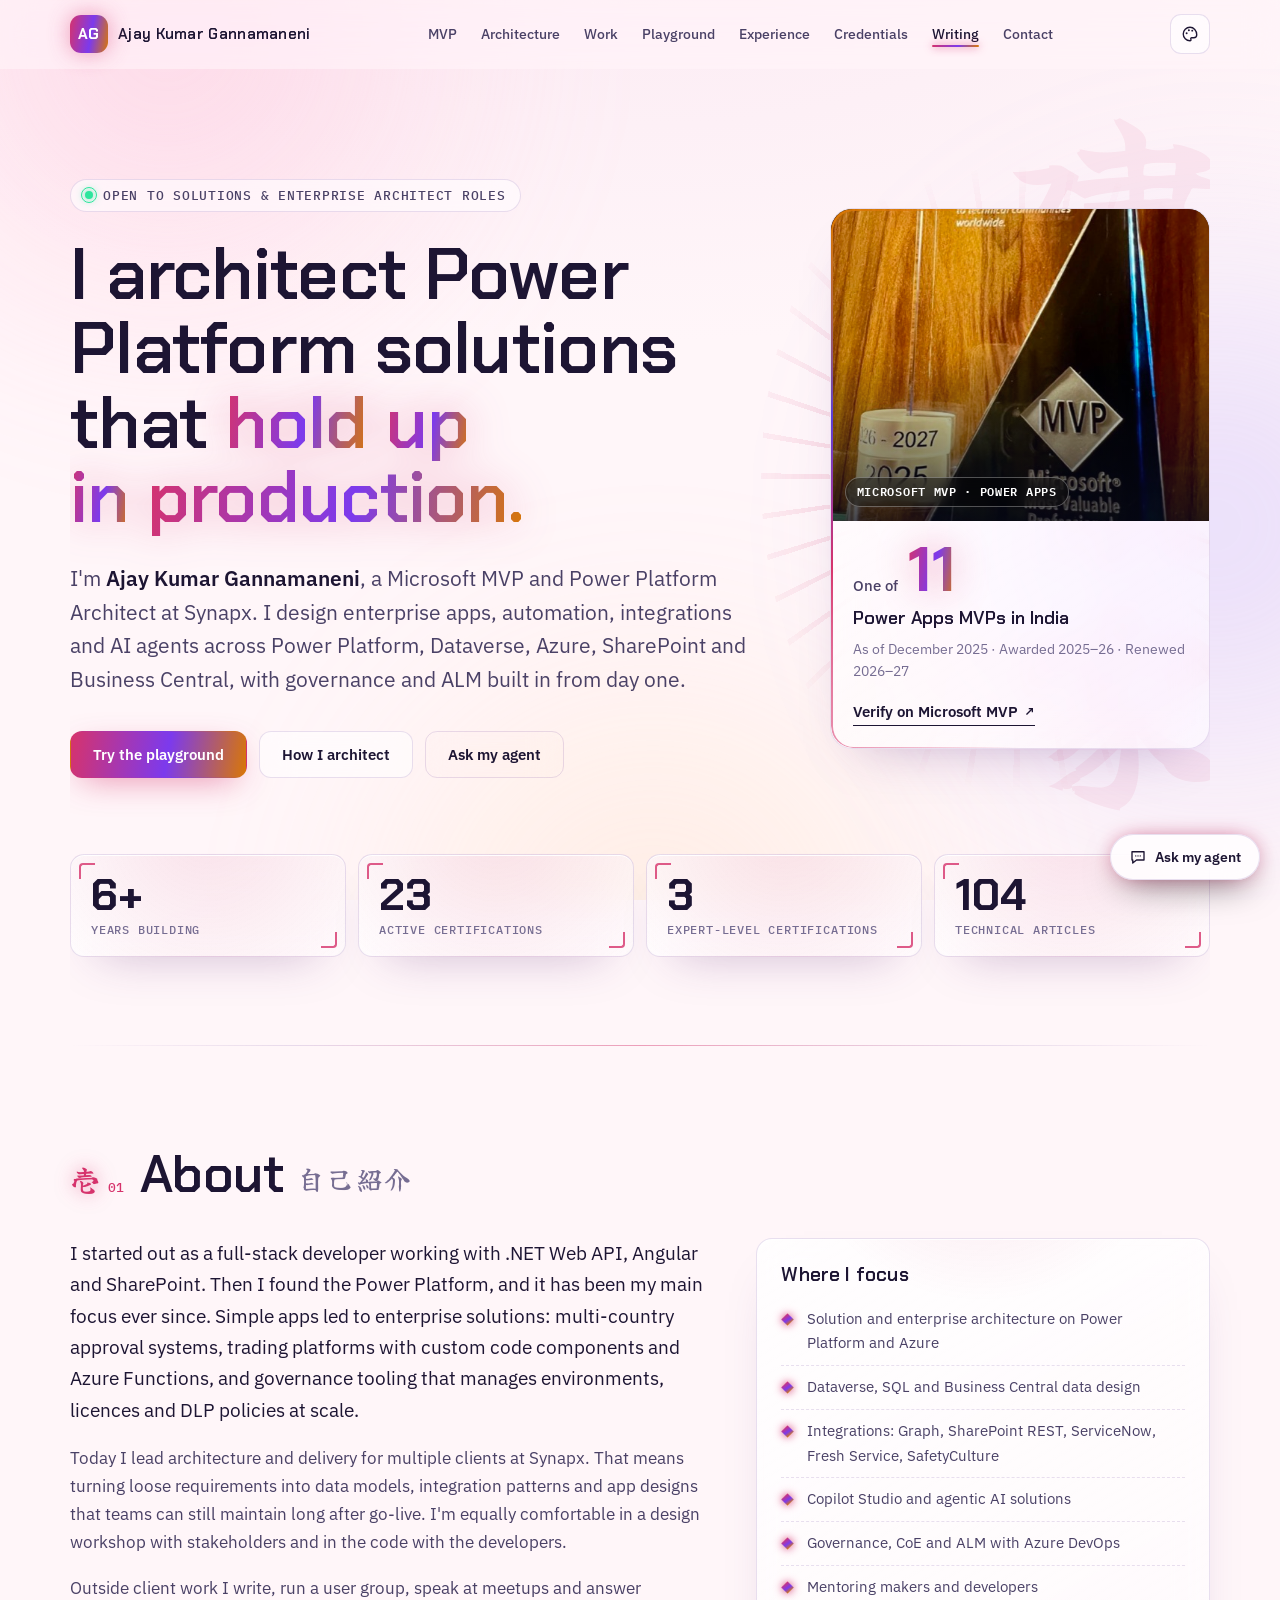
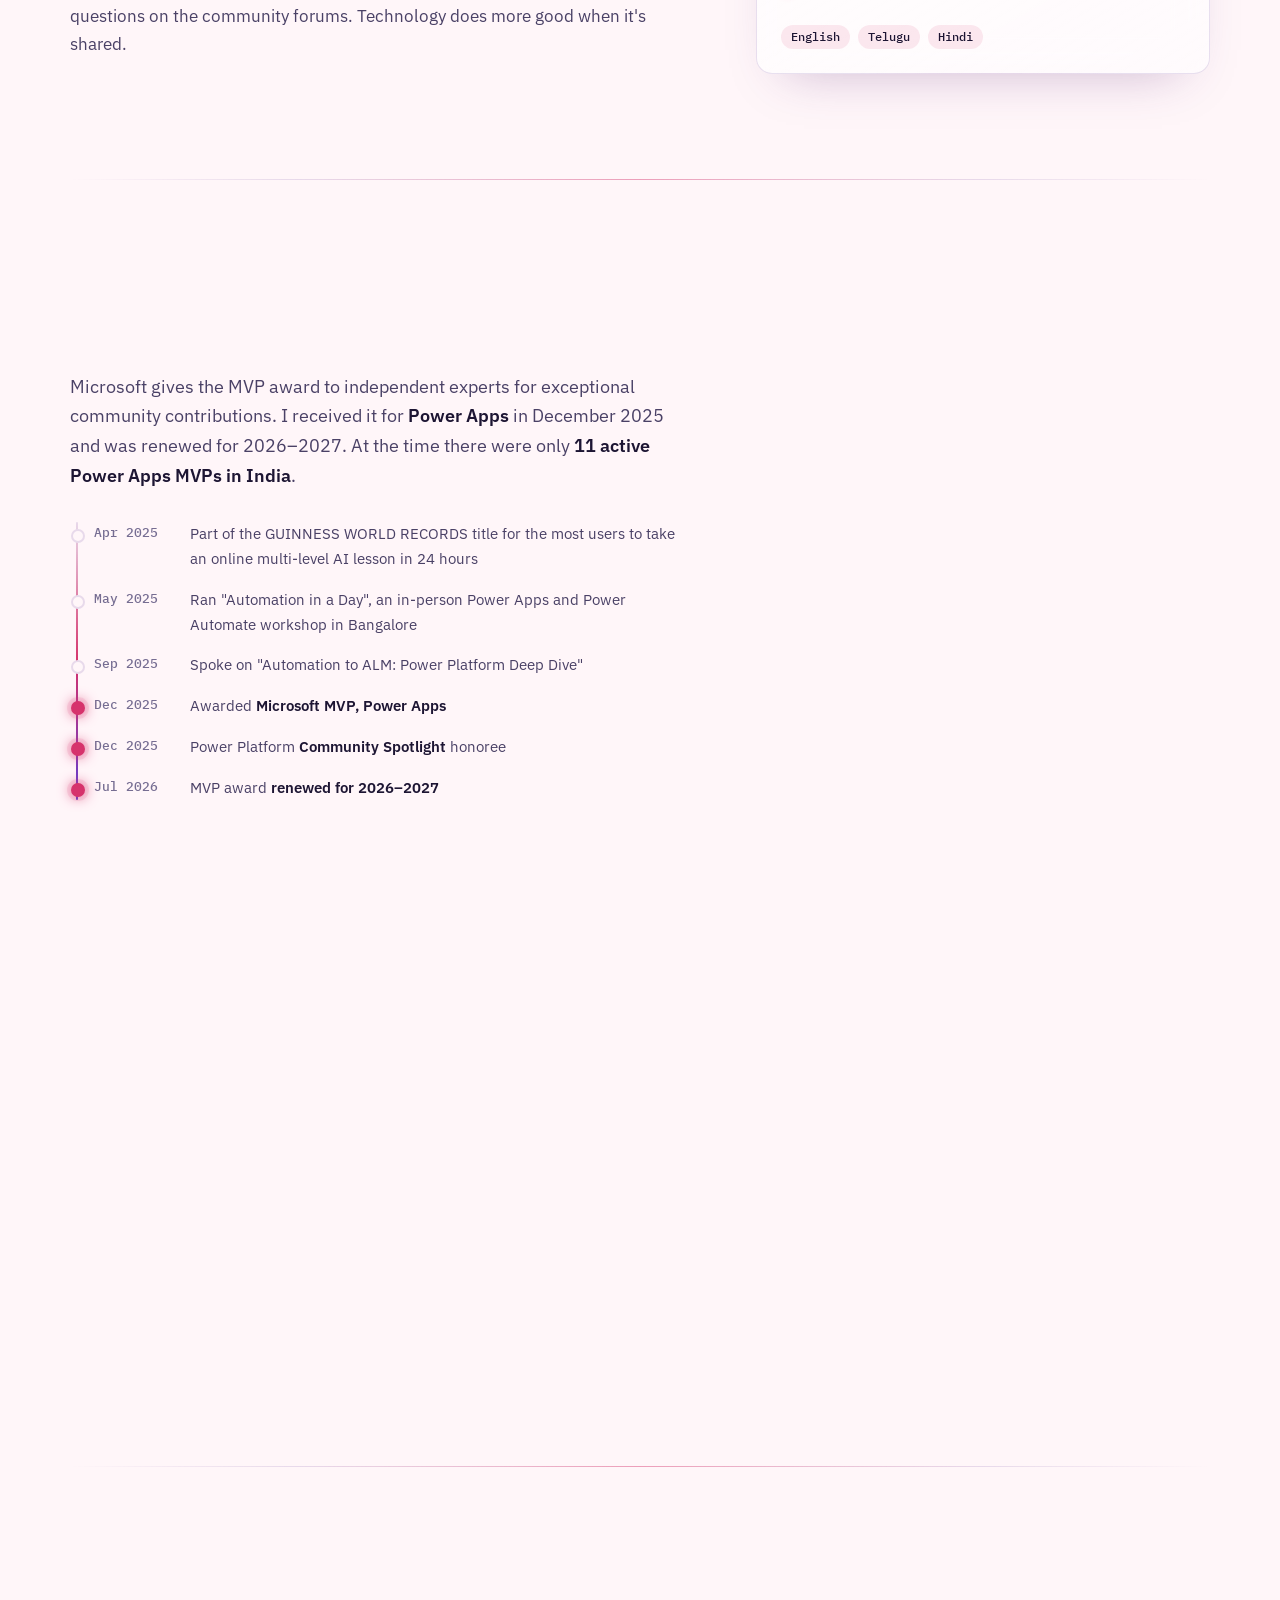
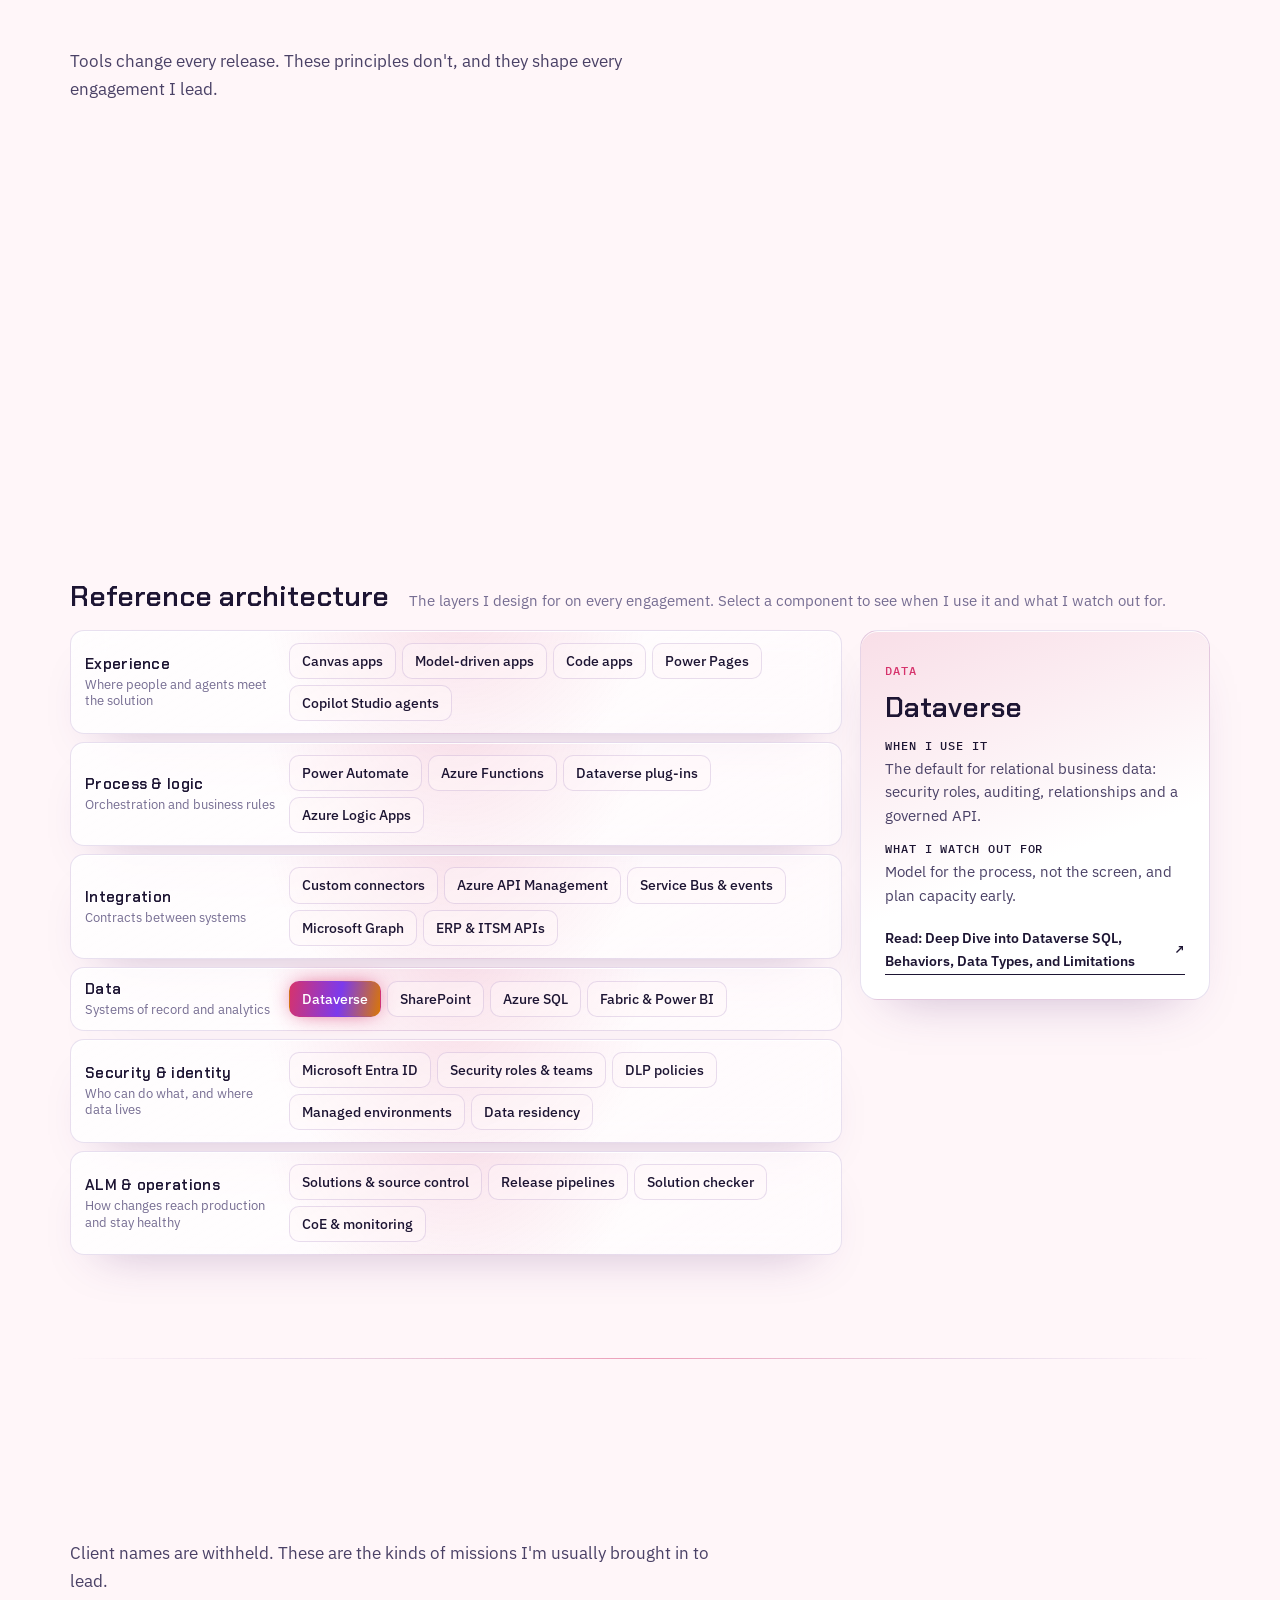
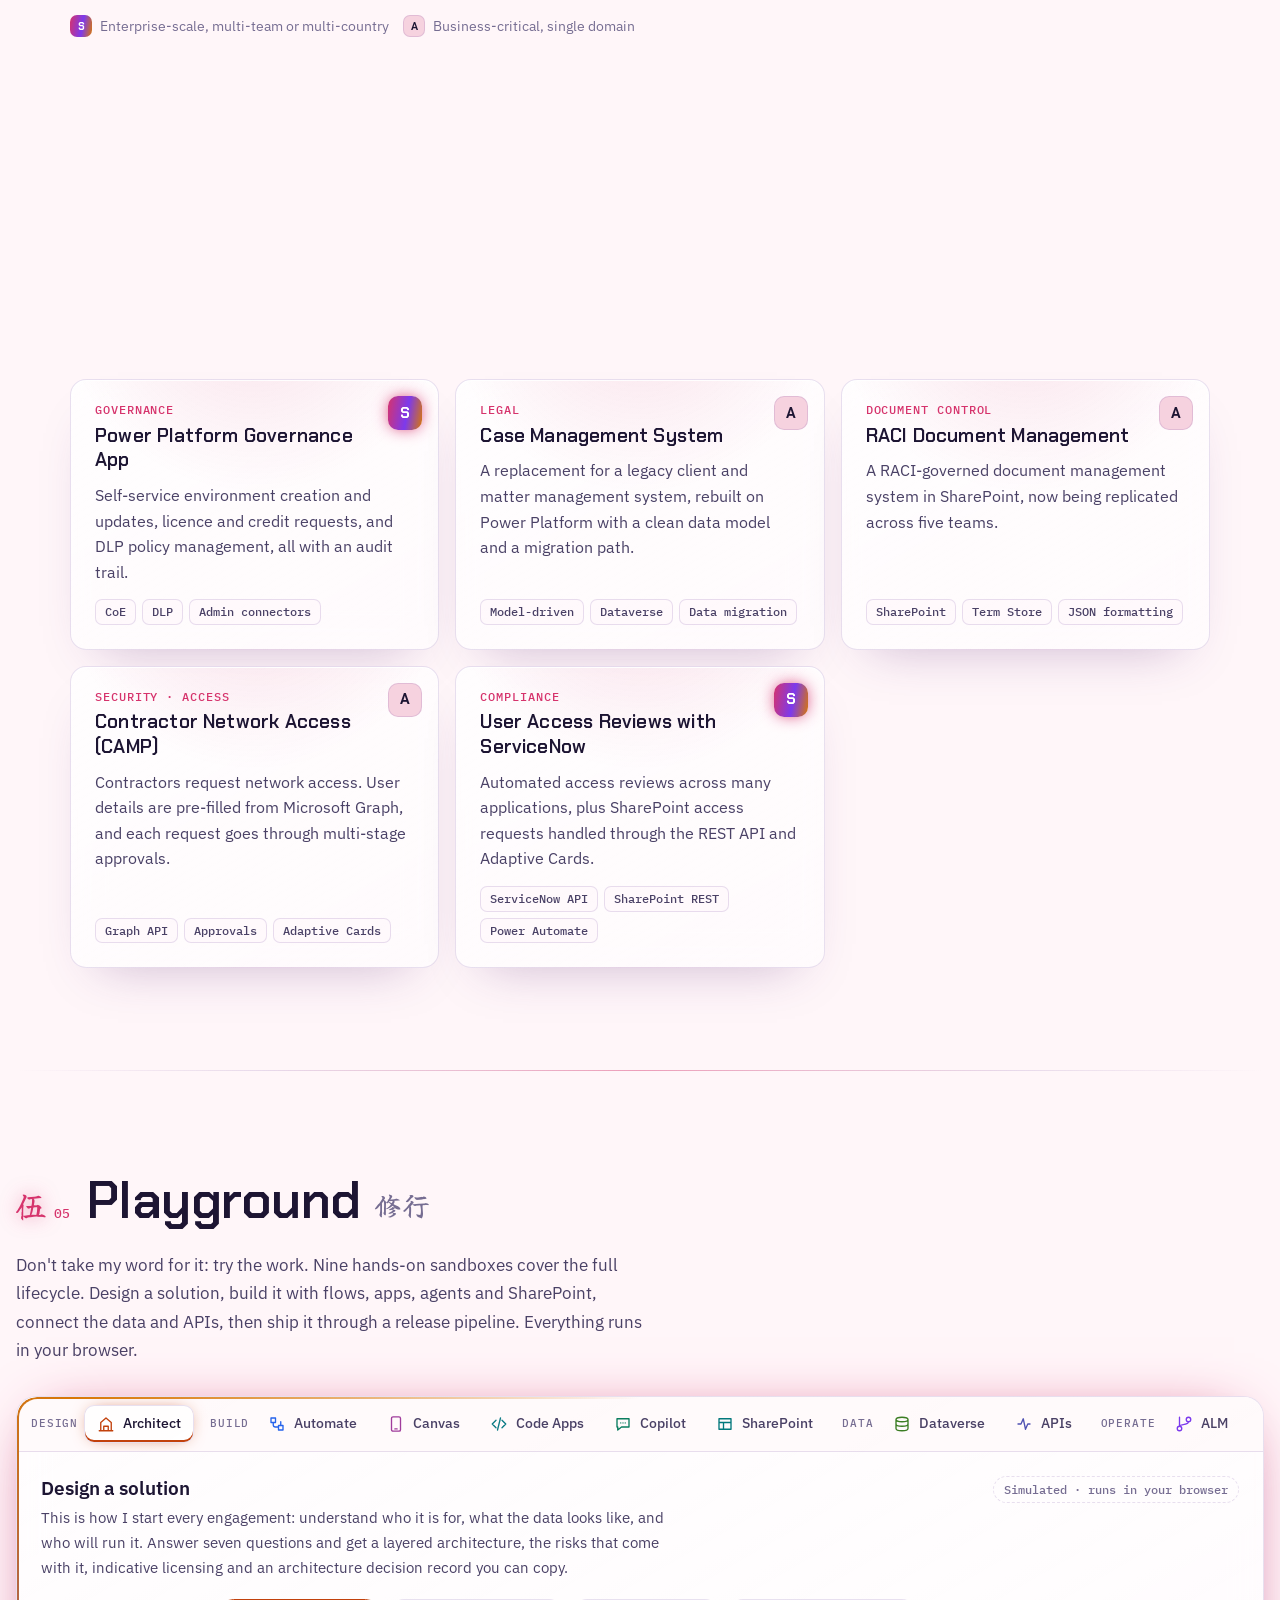
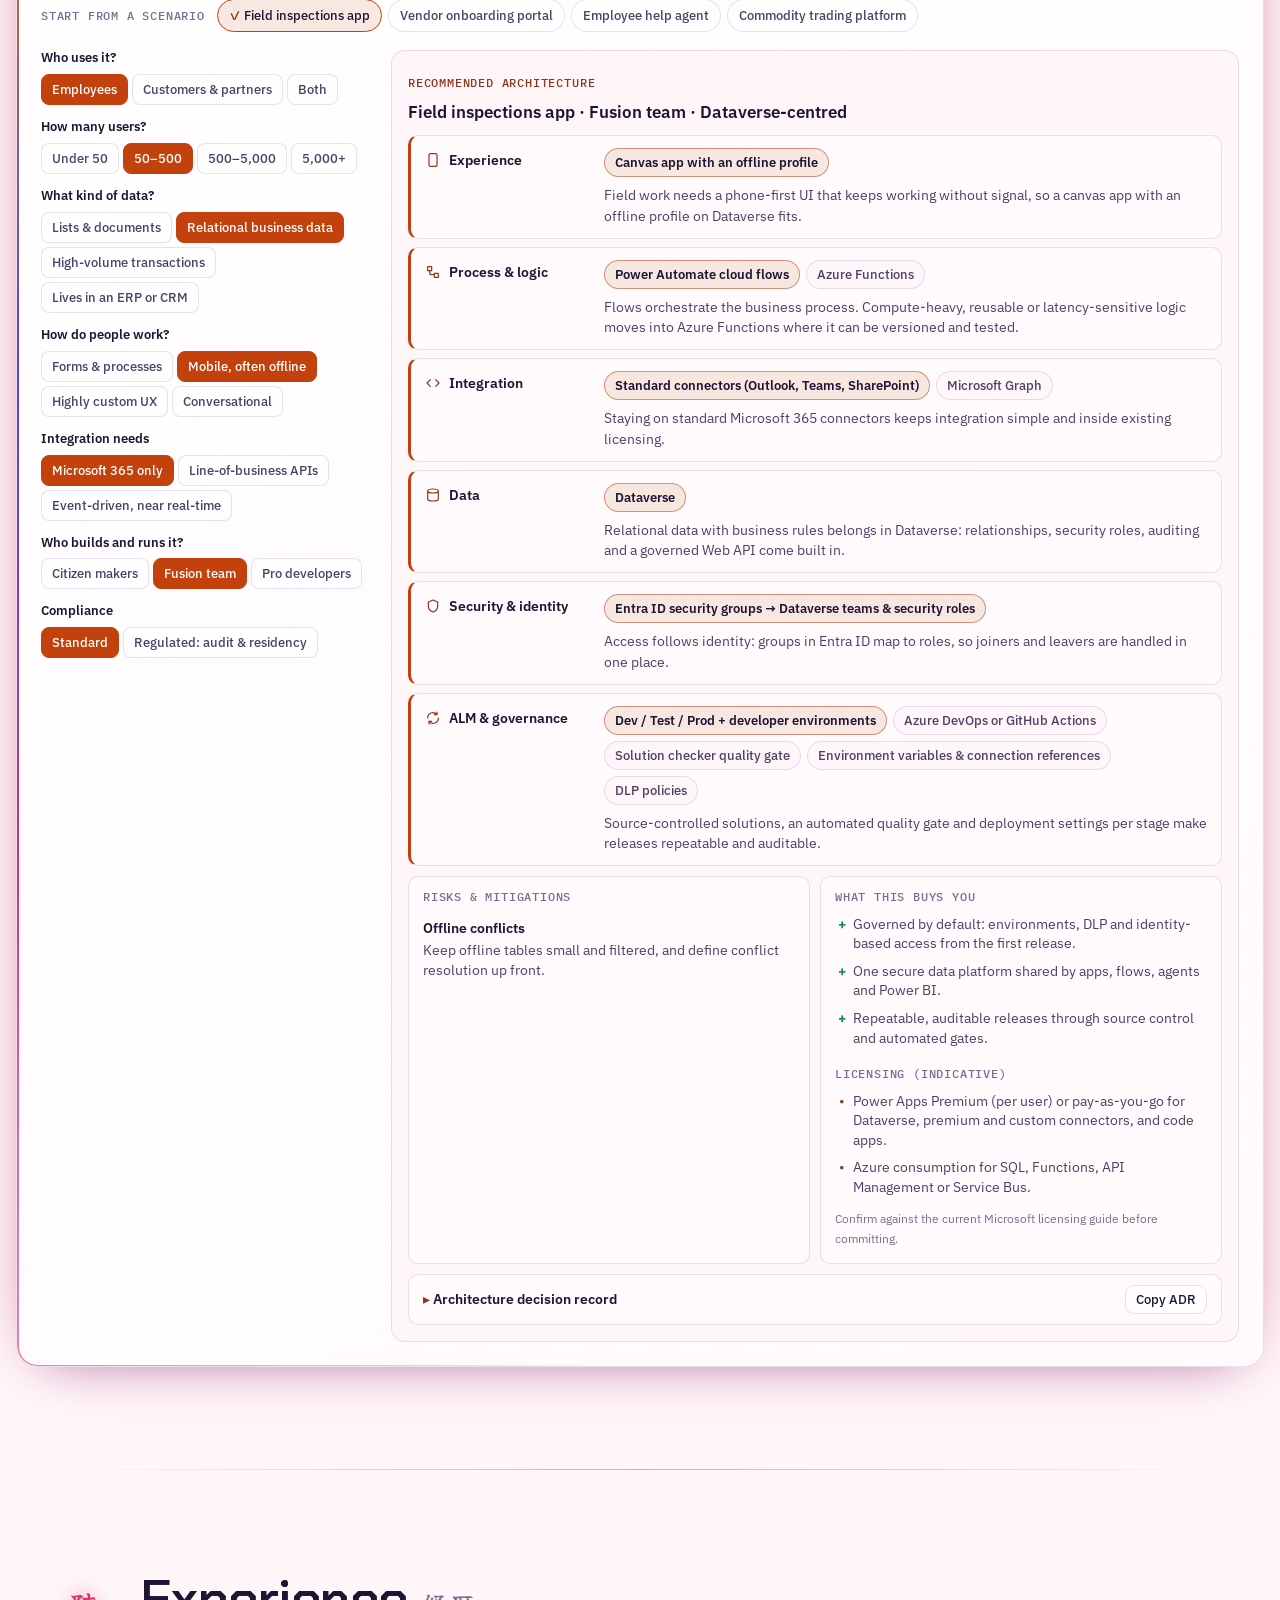
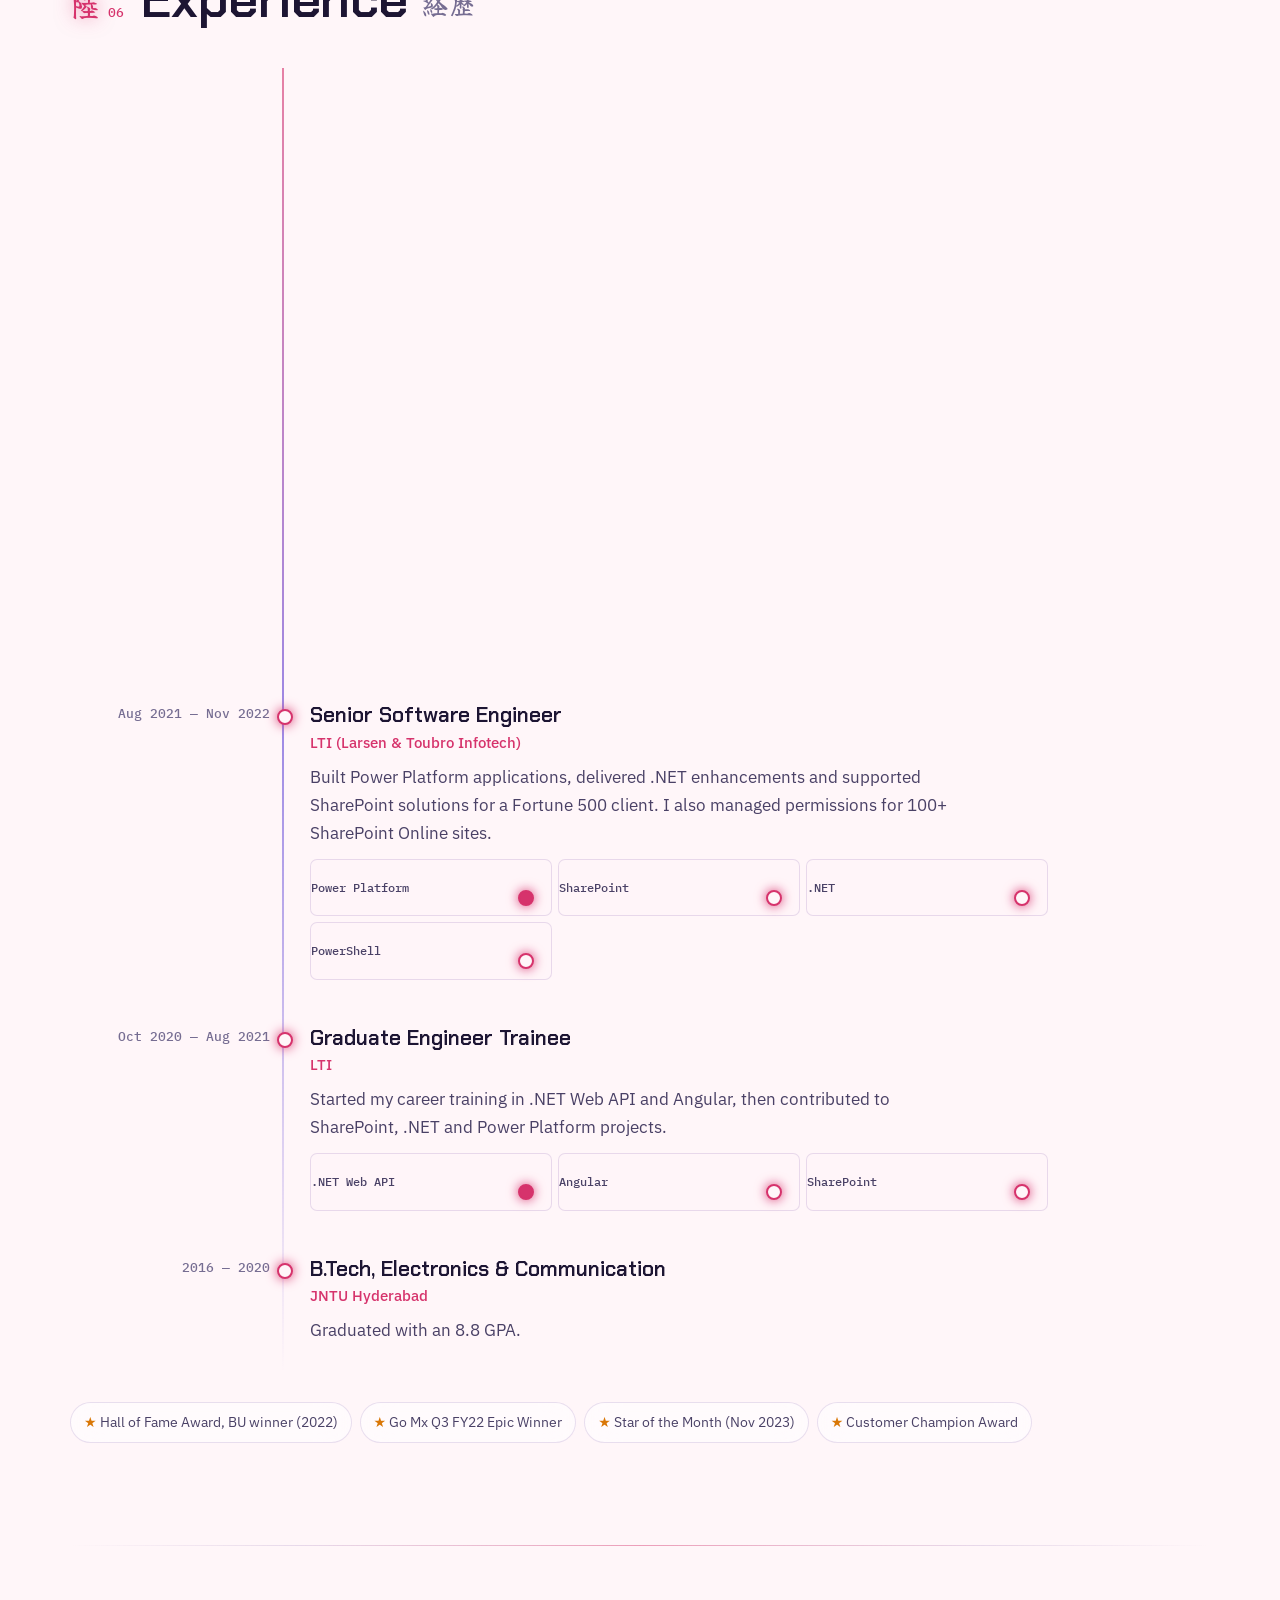
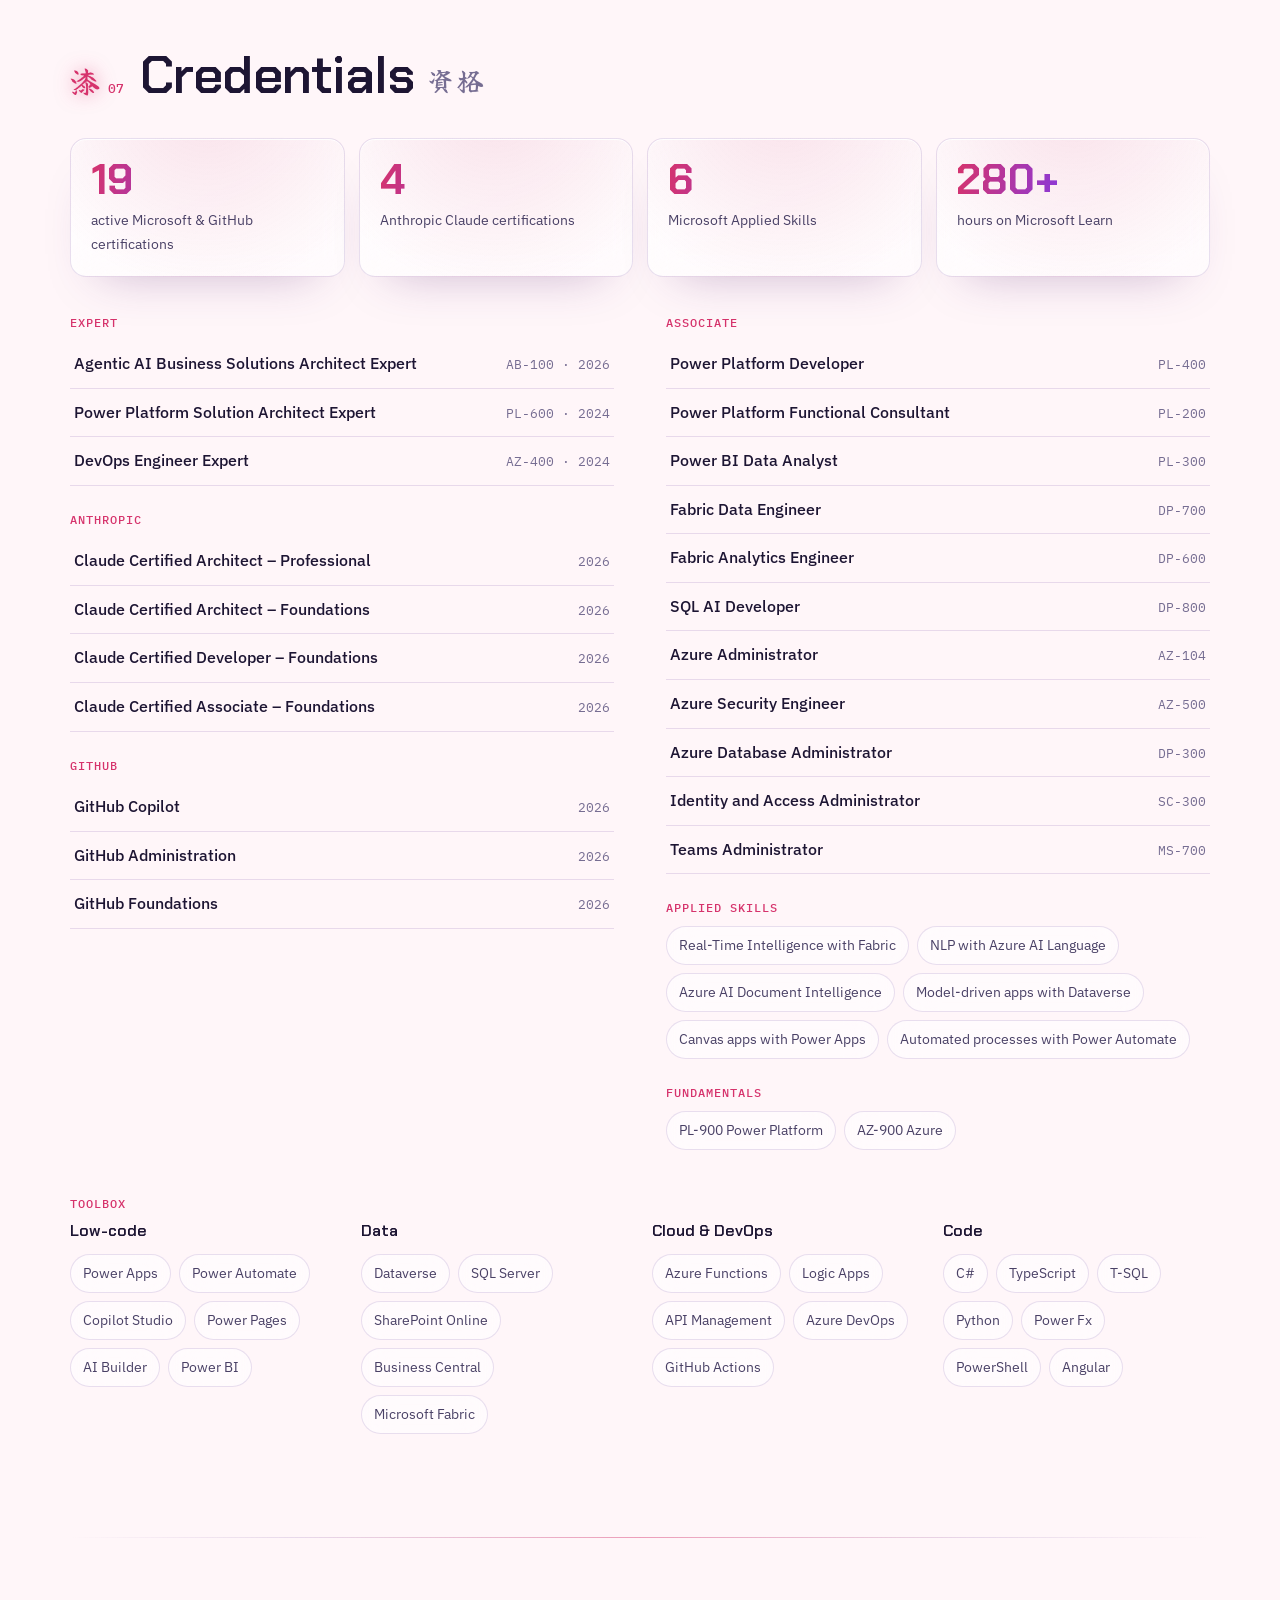
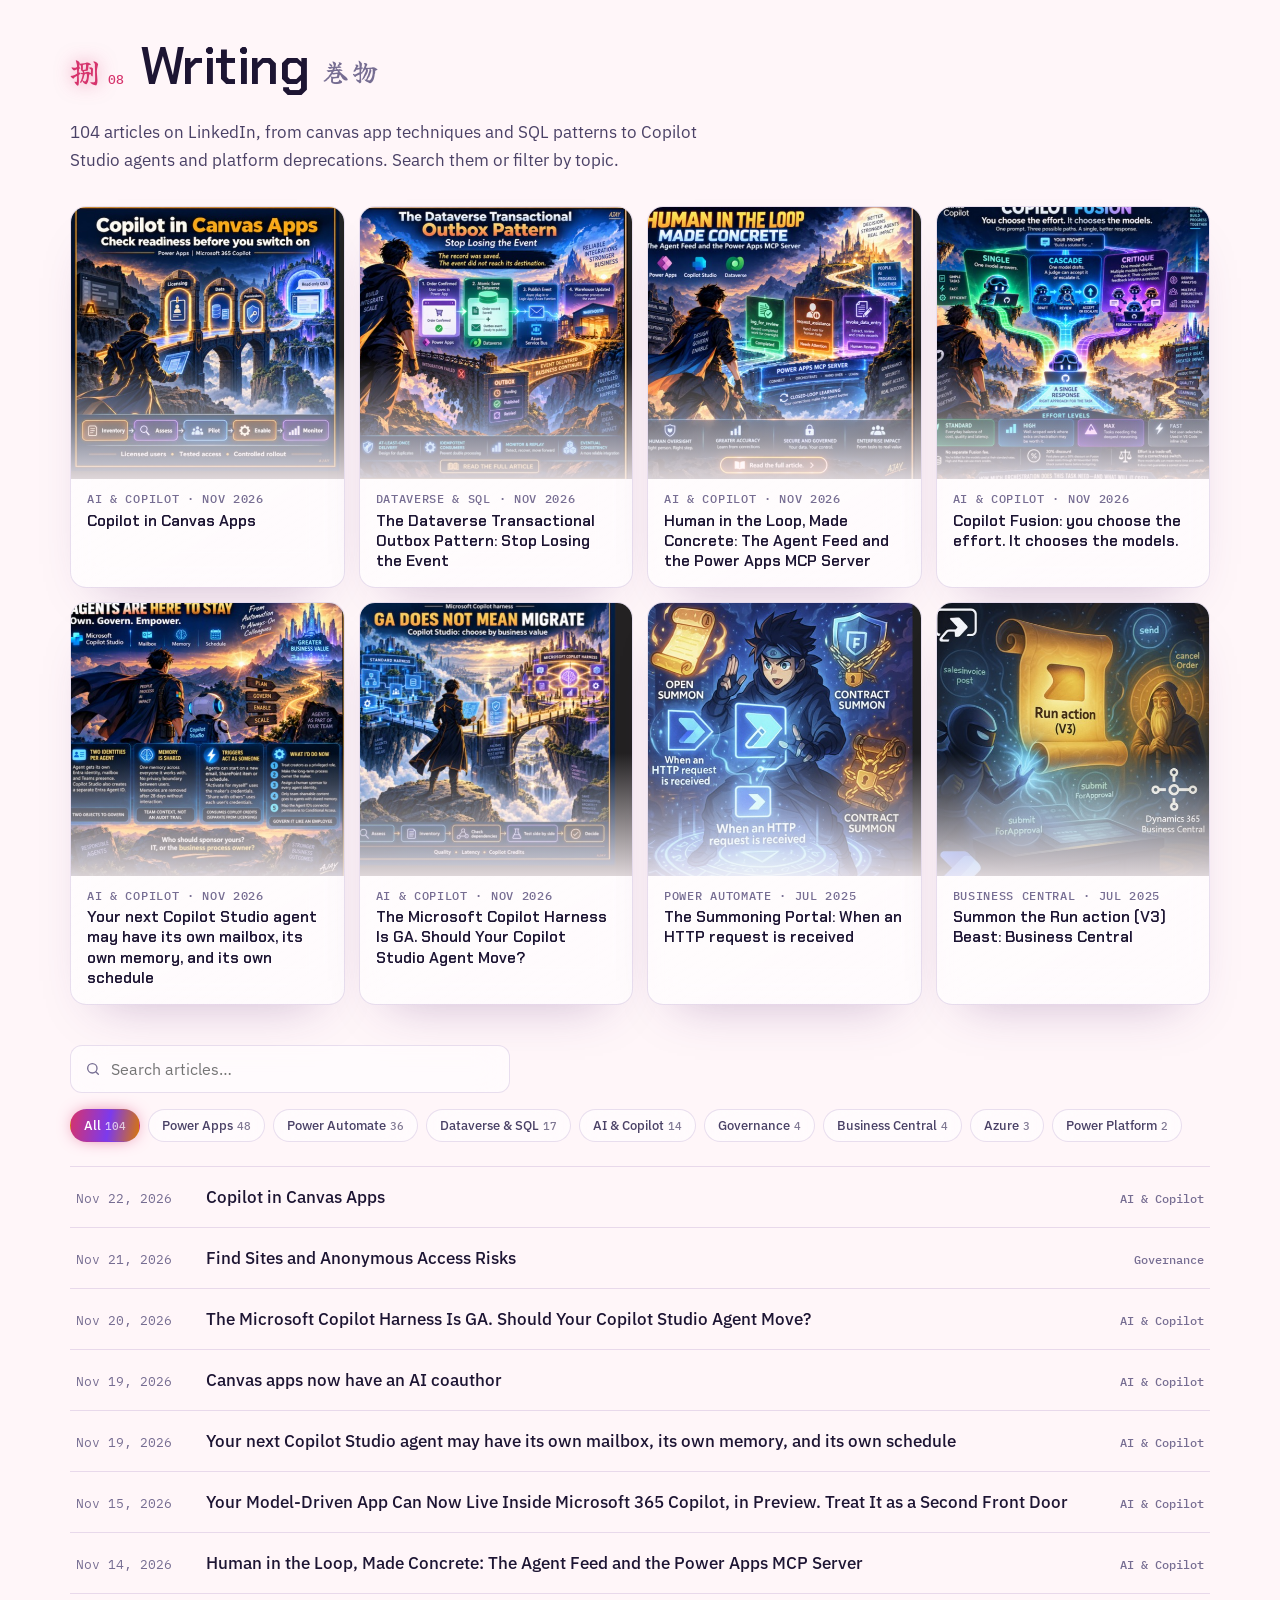
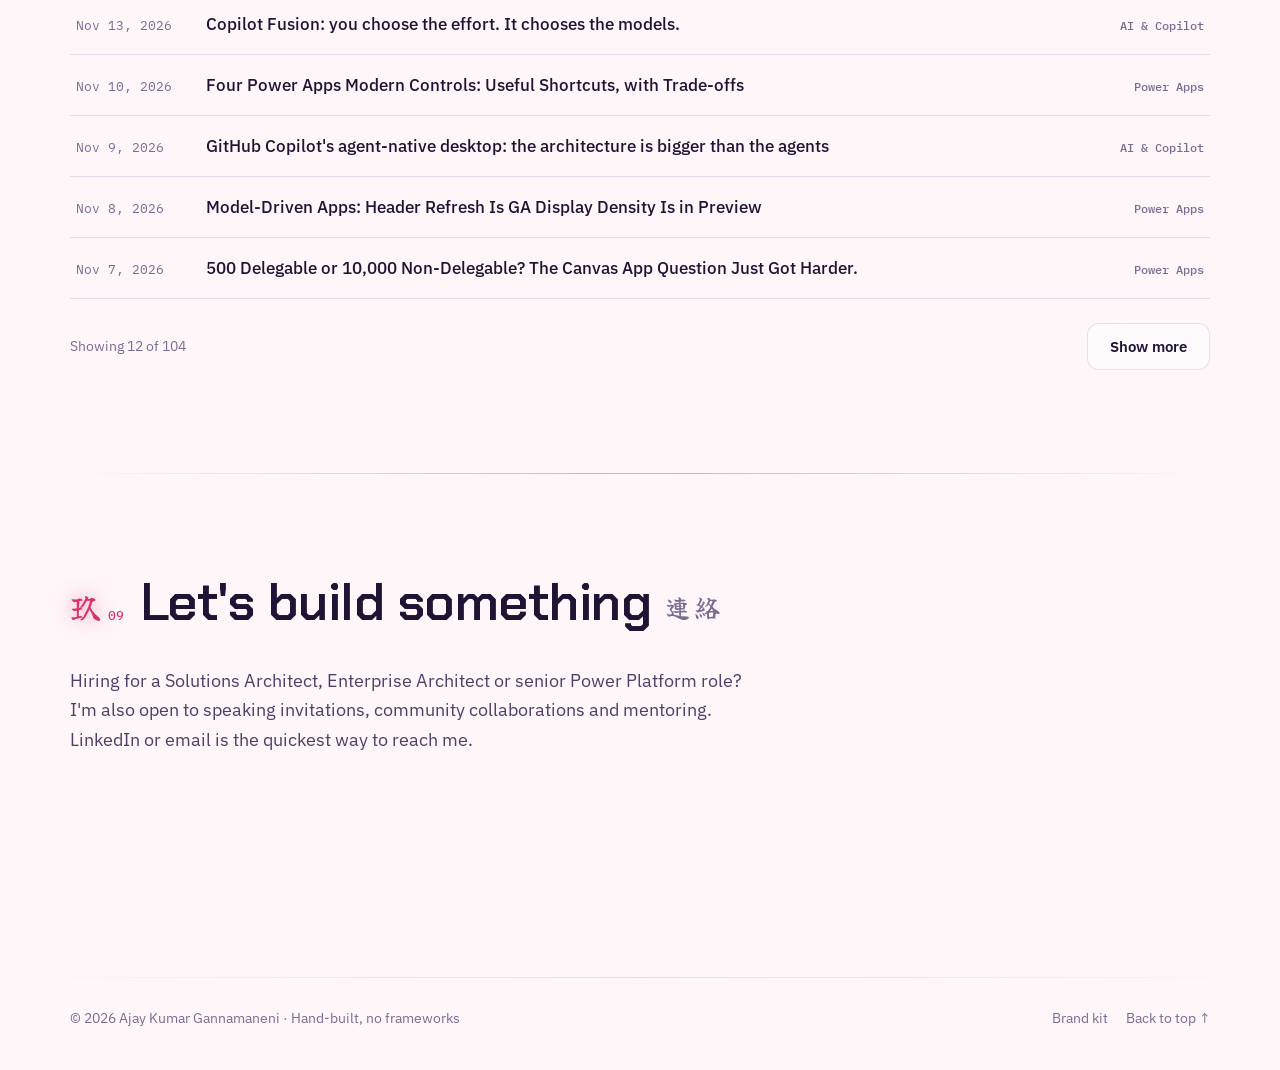
<file: index.html>
<!doctype html>
<html lang="en">
<head>
  <meta charset="utf-8">
  <meta name="viewport" content="width=device-width, initial-scale=1">
  <title>Ajay Kumar Gannamaneni · Microsoft MVP & Power Platform Architect</title>
  <meta name="description" content="Ajay Kumar Gannamaneni is a Microsoft MVP for Power Apps and a Power Platform Architect who designs enterprise apps, automation, integrations and AI agents on Power Platform, Dataverse and Azure.">
  <link rel="canonical" href="https://developerajgit.github.io/">
  <meta property="og:type" content="profile">
  <meta property="og:url" content="https://developerajgit.github.io/">
  <meta property="og:title" content="Ajay Kumar Gannamaneni · Microsoft MVP & Power Platform Architect">
  <meta property="og:description" content="Microsoft MVP for Power Apps. Solution architecture across Power Platform, Dataverse, Azure and agentic AI, with a hands-on playground.">
  <meta property="og:image" content="https://developerajgit.github.io/assets/img/og.jpg">
  <meta name="twitter:card" content="summary_large_image">
  <meta name="theme-color" content="#060a1c">
  <link rel="icon" href="data:image/svg+xml,%3Csvg xmlns='http://www.w3.org/2000/svg' viewBox='0 0 64 64'%3E%3Crect width='64' height='64' rx='14' fill='%235b2be0'/%3E%3Ctext x='50%25' y='56%25' text-anchor='middle' dominant-baseline='middle' font-family='Georgia,serif' font-size='30' fill='white'%3EAG%3C/text%3E%3C/svg%3E">
  <link rel="preconnect" href="https://fonts.googleapis.com">
  <link rel="preconnect" href="https://fonts.gstatic.com" crossorigin>
  <link href="https://fonts.googleapis.com/css2?family=Chakra+Petch:wght@500;600;700&family=IBM+Plex+Mono:wght@400;500&family=IBM+Plex+Sans:wght@400;500;600&display=swap" rel="stylesheet">
  <link href="https://fonts.googleapis.com/css2?family=Yuji+Syuku&display=swap&text=%E5%A3%B1%E5%BC%90%E5%8F%82%E8%82%86%E4%BC%8D%E9%99%B8%E6%BC%86%E6%8D%8C%E7%8E%96%E6%8B%BE%E8%87%AA%E5%B7%B1%E7%B4%B9%E4%BB%8B%E6%A0%84%E8%AA%89%E8%A8%AD%E8%A8%88%E4%BB%BB%E5%8B%99%E4%BF%AE%E8%A1%8C%E7%B5%8C%E6%AD%B4%E8%B3%87%E6%A0%BC%E5%B7%BB%E7%89%A9%E9%80%A3%E7%B5%A1%E5%BB%BA%E7%AF%89%E5%AE%B6%E5%A4%9C%E7%82%8E%E7%BF%A0%E6%A1%9C%E5%BF%8D%E5%8D%B0%E8%89%B2%E6%9B%B8%E4%BD%93%E5%8A%B9%E6%9E%9C%E9%83%A8%E5%93%81%E5%8B%95%E3%81%8D%E8%A6%8F%E5%89%87%E8%B1%A1%E5%BE%B4%E4%B8%BB%E9%A1%8C%E5%85%89%E9%81%93" rel="stylesheet">
  <link rel="stylesheet" href="assets/styles.css">
  <link rel="stylesheet" href="assets/playground.css">
  <script>
    (function () {
      var t = null;
      try { t = localStorage.getItem('theme'); } catch (e) {}
      if (t === 'dark') t = 'midnight';
      if (t === 'light') t = 'sakura';
      if (['midnight', 'ember', 'jade', 'sakura'].indexOf(t) < 0) t = window.matchMedia && matchMedia('(prefers-color-scheme: light)').matches ? 'sakura' : 'midnight';
      document.documentElement.setAttribute('data-theme', t);
    })();
  </script>
  <script type="application/ld+json">
  {
    "@context": "https://schema.org",
    "@type": "Person",
    "name": "Ajay Kumar Gannamaneni",
    "url": "https://developerajgit.github.io/",
    "image": "https://developerajgit.github.io/assets/img/mvp-award.jpg",
    "jobTitle": "Power Platform Architect",
    "worksFor": { "@type": "Organization", "name": "Synapx" },
    "award": ["Microsoft MVP, Power Apps (2025–2026, 2026–2027)", "Power Platform Community Spotlight honoree, December 2025"],
    "hasCredential": ["Microsoft Certified: Power Platform Solution Architect Expert", "Microsoft Certified: Agentic AI Business Solutions Architect Expert", "Microsoft Certified: DevOps Engineer Expert"],
    "knowsAbout": ["Microsoft Power Platform", "Power Apps", "Power Automate", "Dataverse", "Copilot Studio", "Azure", "SharePoint", "Dynamics 365 Business Central", "Solution architecture", "Enterprise architecture", "ALM"],
    "sameAs": ["https://www.linkedin.com/in/developeraj/", "https://github.com/gitDeveloperAJ", "https://mvp.microsoft.com/en-US/MVP/profile/eef3cb38-607a-4bc5-ac4e-5697401e72ff"]
  }
  </script>
</head>
<body>
  <div class="sky" aria-hidden="true"><div class="aurora a1"></div><div class="aurora a2"></div><div class="aurora a3"></div><div class="stars"></div><canvas id="fx"></canvas></div>
  <div class="progress" aria-hidden="true"><i></i></div>
  <a class="skip" href="#main">Skip to content</a>

  <header class="nav" id="top">
    <div class="wrap nav-inner">
      <a class="brand" href="#top" aria-label="Home"><span class="mark">AG</span><span class="brand-name">Ajay Kumar Gannamaneni</span></a>
      <nav class="links" id="links" aria-label="Primary">
        <a href="#mvp">MVP</a>
        <a href="#architecture">Architecture</a>
        <a href="#work">Work</a>
        <a href="#playground">Playground</a>
        <a href="#experience">Experience</a>
        <a href="#credentials">Credentials</a>
        <a href="#writing">Writing</a>
        <a href="#contact">Contact</a>
      </nav>
      <div class="nav-actions">
        <button class="icon-btn" id="theme" aria-label="Choose theme" title="Choose theme">
          <svg viewBox="0 0 24 24" width="18" height="18" aria-hidden="true"><path fill="none" stroke="currentColor" stroke-width="1.8" stroke-linecap="round" stroke-linejoin="round" d="M12 3a9 9 0 1 0 0 18c1.1 0 1.6-.9 1.2-1.8-.5-1-.1-2.2 1.1-2.2H17a4 4 0 0 0 4-4c0-5.5-4-10-9-10z"/><circle cx="7.5" cy="11" r="1.3" fill="currentColor"/><circle cx="10.5" cy="7" r="1.3" fill="currentColor"/><circle cx="15" cy="7.5" r="1.3" fill="currentColor"/></svg>
        </button>
        <button class="icon-btn menu-btn" id="menu" aria-label="Open menu" aria-expanded="false" aria-controls="links">
          <svg viewBox="0 0 24 24" width="20" height="20" aria-hidden="true"><path fill="none" stroke="currentColor" stroke-width="2" stroke-linecap="round" d="M4 7h16M4 12h16M4 17h16"/></svg>
        </button>
      </div>
    </div>
  </header>

  <main id="main">
    <!-- HERO -->
    <section class="hero wrap">
      <span class="hero-kanji" aria-hidden="true" lang="ja">建築家</span>
      <div class="hero-grid">
        <div class="hero-main">
          <p class="eyebrow"><span class="dot"></span> Open to Solutions &amp; Enterprise Architect roles</p>
          <h1>I architect Power Platform solutions that <span class="grad">hold up in production.</span></h1>
          <p class="lede">I'm <strong>Ajay Kumar Gannamaneni</strong>, a Microsoft MVP and Power Platform Architect at Synapx. I design enterprise apps, automation, integrations and AI agents across Power Platform, Dataverse, Azure, SharePoint and Business Central, with governance and ALM built in from day one.</p>
          <div class="cta">
            <a class="btn primary" href="#playground">Try the playground</a>
            <a class="btn" href="#architecture">How I architect</a>
            <button type="button" class="btn ghost" data-open-tab="agent">Ask my agent</button>
          </div>
        </div>
        <div class="mvp-wrap">
        <aside class="mvp-card aura" aria-label="Microsoft MVP award">
          <div class="mvp-photo">
            <img src="assets/img/mvp-award.jpg" alt="Ajay's Microsoft MVP award trophy for 2025 and 2026 to 2027" width="600" height="900">
            <span class="mvp-badge">Microsoft MVP · Power Apps</span>
          </div>
          <div class="mvp-card-body">
            <p class="mvp-big"><span>One of</span> <b data-mvp-count>11</b></p>
            <p class="mvp-sub">Power Apps MVPs in India</p>
            <p class="mvp-meta">As of <span data-mvp-asof>December 2025</span> · Awarded 2025–26 · Renewed 2026–27</p>
            <a class="arrow" href="https://mvp.microsoft.com/en-US/MVP/profile/eef3cb38-607a-4bc5-ac4e-5697401e72ff" target="_blank" rel="noopener">Verify on Microsoft MVP</a>
          </div>
        </aside>
        </div>
      </div>
      <dl class="stats">
        <div><dt>Years building</dt><dd>6+</dd></div>
        <div><dt>Active certifications</dt><dd>23</dd></div>
        <div><dt>Expert-level certifications</dt><dd>3</dd></div>
        <div><dt>Technical articles</dt><dd>104</dd></div>
      </dl>
    </section>

    <!-- ABOUT -->
    <section class="section wrap" id="about">
      <div class="section-head">
        <span class="num" data-k="壱">01</span>
        <h2 data-jp="自己紹介">About</h2>
      </div>
      <div class="about-grid">
        <div class="prose">
          <p>I started out as a full-stack developer working with .NET Web API, Angular and SharePoint. Then I found the Power Platform, and it has been my main focus ever since. Simple apps led to enterprise solutions: multi-country approval systems, trading platforms with custom code components and Azure Functions, and governance tooling that manages environments, licences and DLP policies at scale.</p>
          <p>Today I lead architecture and delivery for multiple clients at Synapx. That means turning loose requirements into data models, integration patterns and app designs that teams can still maintain long after go-live. I'm equally comfortable in a design workshop with stakeholders and in the code with the developers.</p>
          <p>Outside client work I write, run a user group, speak at meetups and answer questions on the community forums. Technology does more good when it's shared.</p>
        </div>
        <aside class="card focus">
          <h3>Where I focus</h3>
          <ul class="ticks">
            <li>Solution and enterprise architecture on Power Platform and Azure</li>
            <li>Dataverse, SQL and Business Central data design</li>
            <li>Integrations: Graph, SharePoint REST, ServiceNow, Fresh Service, SafetyCulture</li>
            <li>Copilot Studio and agentic AI solutions</li>
            <li>Governance, CoE and ALM with Azure DevOps</li>
            <li>Mentoring makers and developers</li>
          </ul>
          <p class="langs"><span>English</span><span>Telugu</span><span>Hindi</span></p>
        </aside>
      </div>
    </section>

    <!-- MVP & COMMUNITY -->
    <section class="section wrap" id="mvp">
      <div class="section-head">
        <span class="num" data-k="弐">02</span>
        <h2 data-jp="栄誉">MVP &amp; community</h2>
      </div>
      <div class="mvp-grid">
        <div class="mvp-story">
          <p class="lede small">Microsoft gives the MVP award to independent experts for exceptional community contributions. I received it for <strong>Power Apps</strong> in December 2025 and was renewed for 2026–2027. At the time there were only <strong><span data-mvp-count>11</span> active Power Apps MVPs in India</strong>.</p>
          <ol class="mvp-timeline">
            <li><time>Apr 2025</time><span>Part of the GUINNESS WORLD RECORDS title for the most users to take an online multi-level AI lesson in 24 hours</span></li>
            <li><time>May 2025</time><span>Ran "Automation in a Day", an in-person Power Apps and Power Automate workshop in Bangalore</span></li>
            <li><time>Sep 2025</time><span>Spoke on "Automation to ALM: Power Platform Deep Dive"</span></li>
            <li class="key"><time>Dec 2025</time><span>Awarded <b>Microsoft MVP, Power Apps</b></span></li>
            <li class="key"><time>Dec 2025</time><span>Power Platform <b>Community Spotlight</b> honoree</span></li>
            <li class="key"><time>Jul 2026</time><span>MVP award <b>renewed for 2026–2027</b></span></li>
          </ol>
        </div>
        <div class="impact">
          <div><strong>104</strong><span>technical articles on Power Platform, Dataverse, Azure and AI</span></div>
          <div><strong>1</strong><span>user group organised: Bangalore Power Platform User Group</span></div>
          <div><strong>4</strong><span>Anthropic Claude certifications, alongside 19 Microsoft &amp; GitHub</span></div>
          <div><strong>Top 5%</strong><span>of LinkedIn members in 2025, with the Catalyst badge</span></div>
        </div>
      </div>
      <div class="community-grid">
        <article class="card">
          <span class="kicker">Organiser</span>
          <h3>Bangalore Power Platform User Group</h3>
          <p>I run the group's meetups, webinars and hands-on workshops for makers and developers, in Bangalore and online.</p>
          <a class="arrow" href="https://www.meetup.com/bangalore-power-platform-user-group/" target="_blank" rel="noopener">Meetup group</a>
        </article>
        <article class="card">
          <span class="kicker">Speaking</span>
          <h3>Talks &amp; workshops</h3>
          <ul class="plain">
            <li><a href="https://www.meetup.com/bangalore-power-platform-user-group/events/307680705/" target="_blank" rel="noopener">Automation in a Day: Power Apps &amp; Power Automate</a> (workshop)</li>
            <li><a href="https://www.meetup.com/bangalore-power-platform-user-group/events/310986193/" target="_blank" rel="noopener">Automation to ALM: Power Platform Deep Dive</a></li>
          </ul>
        </article>
        <article class="card">
          <span class="kicker">Open source</span>
          <h3>Power Platform Community repo</h3>
          <p>Reusable Power Apps and Power Automate solutions, components and samples from my articles.</p>
          <a class="arrow" href="https://github.com/gitDeveloperAJ/PowerPlatformCommunity" target="_blank" rel="noopener">View on GitHub</a>
        </article>
        <article class="card">
          <span class="kicker">Forums</span>
          <h3>Power Platform Community</h3>
          <p>I answer maker and developer questions on canvas apps, connectors, ALM and AI on the official forums.</p>
          <a class="arrow" href="https://community.powerplatform.com/profile/?userid=c68474d0-a619-f111-8341-0022482aabaf" target="_blank" rel="noopener">Community profile</a>
        </article>
        <article class="card">
          <span class="kicker">Careers</span>
          <h3>Power Platform &amp; Microsoft Jobs Network</h3>
          <p>A community I started to connect Microsoft and Power Platform professionals with verified roles.</p>
        </article>
        <article class="card">
          <span class="kicker">Product feedback</span>
          <h3>Shaping Power Apps</h3>
          <ul class="plain">
            <li><a href="https://ideas.powerapps.com/d365community/idea/0b5dad78-ff8d-f011-aa43-0022484ddfef" target="_blank" rel="noopener">Native do-while loops in Power Fx</a></li>
            <li><a href="https://ideas.powerapps.com/d365community/idea/efd4d67a-028e-f011-aa43-0022484ddfef" target="_blank" rel="noopener">Patching controls inside nested galleries</a></li>
          </ul>
        </article>
      </div>
    </section>

    <!-- ARCHITECTURE -->
    <section class="section wrap" id="architecture">
      <div class="section-head">
        <span class="num" data-k="参">03</span>
        <h2 data-jp="設計">How I architect</h2>
      </div>
      <p class="section-intro">Tools change every release. These principles don't, and they shape every engagement I lead.</p>
      <ol class="principles">
        <li><b>Platform before projects</b><span>Environment strategy, DLP, identity and a CoE come first, so the tenth app is as safe as the first.</span></li>
        <li><b>Right tool, not favourite tool</b><span>Canvas, model-driven, code apps, Power Pages or plain Azure. The requirement picks, not habit.</span></li>
        <li><b>Integration by contract</b><span>APIs behind API Management, custom connectors and events with an outbox, never point-to-point spaghetti.</span></li>
        <li><b>Secure and governed by default</b><span>Least privilege, Entra ID groups, managed environments and audit, designed in rather than bolted on.</span></li>
        <li><b>Built for the team that runs it</b><span>Solutions in source control, automated quality gates, and documentation the support team actually reads.</span></li>
        <li><b>AI with guardrails</b><span>Agents grounded on approved knowledge, with humans in the loop for anything that changes data.</span></li>
      </ol>
      <div class="ra-head-row">
        <h3 class="sub-h">Reference architecture</h3>
        <p class="muted">The layers I design for on every engagement. Select a component to see when I use it and what I watch out for.</p>
      </div>
      <div class="ra" id="ra"></div>
    </section>

    <!-- WORK -->
    <section class="section wrap" id="work">
      <div class="section-head">
        <span class="num" data-k="肆">04</span>
        <h2 data-jp="任務">Selected work</h2>
      </div>
      <p class="section-intro">Client names are withheld. These are the kinds of missions I'm usually brought in to lead.</p>
      <p class="mission-key"><span><i>S</i> Enterprise-scale, multi-team or multi-country</span><span><i class="a">A</i> Business-critical, single domain</span></p>
      <div class="work-grid">
        <article class="card work">
          <span class="kicker">Finance · Trading</span>
          <span class="rank" aria-label="S-rank mission">S</span>
          <h3>Trade Management Platform</h3>
          <p>A Power Apps solution for managing physical and futures deals, extended with custom code components and Azure Functions where low-code alone wasn't enough.</p>
          <ul class="chips"><li>PCF</li><li>Azure Functions</li><li>Dataverse</li></ul>
        </article>
        <article class="card work">
          <span class="kicker">ERP · Procurement</span>
          <span class="rank" aria-label="S-rank mission">S</span>
          <h3>Vendor Approval for Business Central</h3>
          <p>Dynamic, condition-based forms rolled out across multiple countries. It saves <strong>300+ minutes per request</strong> compared with the previous process.</p>
          <ul class="chips"><li>Business Central API</li><li>Power Automate</li><li>Multi-country</li></ul>
        </article>
        <article class="card work">
          <span class="kicker">Energy · Forecasting</span>
          <span class="rank a" aria-label="A-rank mission">A</span>
          <h3>80-Year Project Forecasting</h3>
          <p>Complex SQL logic that projects 80 years of data to support strategic project decisions, with Power Apps as the front end for project submissions.</p>
          <ul class="chips"><li>SQL Server</li><li>Stored procedures</li><li>Power Apps</li></ul>
        </article>
        <article class="card work">
          <span class="kicker">Governance</span>
          <span class="rank" aria-label="S-rank mission">S</span>
          <h3>Power Platform Governance App</h3>
          <p>Self-service environment creation and updates, licence and credit requests, and DLP policy management, all with an audit trail.</p>
          <ul class="chips"><li>CoE</li><li>DLP</li><li>Admin connectors</li></ul>
        </article>
        <article class="card work">
          <span class="kicker">Legal</span>
          <span class="rank a" aria-label="A-rank mission">A</span>
          <h3>Case Management System</h3>
          <p>A replacement for a legacy client and matter management system, rebuilt on Power Platform with a clean data model and a migration path.</p>
          <ul class="chips"><li>Model-driven</li><li>Dataverse</li><li>Data migration</li></ul>
        </article>
        <article class="card work">
          <span class="kicker">Document Control</span>
          <span class="rank a" aria-label="A-rank mission">A</span>
          <h3>RACI Document Management</h3>
          <p>A RACI-governed document management system in SharePoint, now being replicated across five teams.</p>
          <ul class="chips"><li>SharePoint</li><li>Term Store</li><li>JSON formatting</li></ul>
        </article>
        <article class="card work">
          <span class="kicker">Security · Access</span>
          <span class="rank a" aria-label="A-rank mission">A</span>
          <h3>Contractor Network Access (CAMP)</h3>
          <p>Contractors request network access. User details are pre-filled from Microsoft Graph, and each request goes through multi-stage approvals.</p>
          <ul class="chips"><li>Graph API</li><li>Approvals</li><li>Adaptive Cards</li></ul>
        </article>
        <article class="card work">
          <span class="kicker">Compliance</span>
          <span class="rank" aria-label="S-rank mission">S</span>
          <h3>User Access Reviews with ServiceNow</h3>
          <p>Automated access reviews across many applications, plus SharePoint access requests handled through the REST API and Adaptive Cards.</p>
          <ul class="chips"><li>ServiceNow API</li><li>SharePoint REST</li><li>Power Automate</li></ul>
        </article>
      </div>
    </section>

    <!-- PLAYGROUND -->
    <section class="section wrap wide" id="playground">
      <div class="section-head">
        <span class="num" data-k="伍">05</span>
        <h2 data-jp="修行">Playground</h2>
      </div>
      <p class="section-intro">Don't take my word for it: try the work. Nine hands-on sandboxes cover the full lifecycle. Design a solution, build it with flows, apps, agents and SharePoint, connect the data and APIs, then ship it through a release pipeline. Everything runs in your browser.</p>
      <div class="pg aura slow" id="pg">
        <div class="pg-tabs" role="tablist" aria-label="Choose a tool"></div>
        <div class="pg-body"></div>
      </div>
      <noscript><p class="muted">The playground needs JavaScript.</p></noscript>
    </section>

    <!-- EXPERIENCE -->
    <section class="section wrap" id="experience">
      <div class="section-head">
        <span class="num" data-k="陸">06</span>
        <h2 data-jp="経歴">Experience</h2>
      </div>
      <ol class="timeline">
        <li>
          <div class="when">Jul 2024 — Present</div>
          <div class="what">
            <h3>Power Platform Architect <span class="at">Synapx</span></h3>
            <p>Architect and senior developer across multiple client engagements. I gather requirements, design solutions and lead delivery on Power Platform, SharePoint, Azure, Business Central and .NET.</p>
            <ul class="chips"><li>Power Platform</li><li>Copilot Studio</li><li>Azure</li><li>Business Central</li><li>.NET</li></ul>
          </div>
        </li>
        <li>
          <div class="when">Dec 2022 — Jun 2024</div>
          <div class="what">
            <h3>Consultant Automation Developer <span class="at">WonderBotz (Vena)</span></h3>
            <p>Worked with a renewable-energy client as developer, lead, manager and architect. I also contributed to internal projects, skill development, interviews and lead calls.</p>
            <ul class="chips"><li>Power Apps</li><li>Power Automate</li><li>SharePoint</li><li>Business Central</li></ul>
          </div>
        </li>
        <li>
          <div class="when">Aug 2021 — Nov 2022</div>
          <div class="what">
            <h3>Senior Software Engineer <span class="at">LTI (Larsen &amp; Toubro Infotech)</span></h3>
            <p>Built Power Platform applications, delivered .NET enhancements and supported SharePoint solutions for a Fortune 500 client. I also managed permissions for 100+ SharePoint Online sites.</p>
            <ul class="chips"><li>Power Platform</li><li>SharePoint</li><li>.NET</li><li>PowerShell</li></ul>
          </div>
        </li>
        <li>
          <div class="when">Oct 2020 — Aug 2021</div>
          <div class="what">
            <h3>Graduate Engineer Trainee <span class="at">LTI</span></h3>
            <p>Started my career training in .NET Web API and Angular, then contributed to SharePoint, .NET and Power Platform projects.</p>
            <ul class="chips"><li>.NET Web API</li><li>Angular</li><li>SharePoint</li></ul>
          </div>
        </li>
        <li>
          <div class="when">2016 — 2020</div>
          <div class="what">
            <h3>B.Tech, Electronics &amp; Communication <span class="at">JNTU Hyderabad</span></h3>
            <p>Graduated with an 8.8 GPA.</p>
          </div>
        </li>
      </ol>
      <ul class="awards" aria-label="Workplace awards">
        <li>Hall of Fame Award, BU winner (2022)</li>
        <li>Go Mx Q3 FY22 Epic Winner</li>
        <li>Star of the Month (Nov 2023)</li>
        <li>Customer Champion Award</li>
      </ul>
    </section>

    <!-- CREDENTIALS -->
    <section class="section wrap" id="credentials">
      <div class="section-head">
        <span class="num" data-k="漆">07</span>
        <h2 data-jp="資格">Credentials</h2>
      </div>
      <div class="cred-summary">
        <div><strong>19</strong><span>active Microsoft &amp; GitHub certifications</span></div>
        <div><strong>4</strong><span>Anthropic Claude certifications</span></div>
        <div><strong>6</strong><span>Microsoft Applied Skills</span></div>
        <div><strong>280+</strong><span>hours on Microsoft Learn</span></div>
      </div>

      <div class="cred-cols">
        <div>
          <h3 class="cred-h">Expert</h3>
          <ul class="cred-list">
            <li><b>Agentic AI Business Solutions Architect Expert</b><span>AB-100 · 2026</span></li>
            <li><b>Power Platform Solution Architect Expert</b><span>PL-600 · 2024</span></li>
            <li><b>DevOps Engineer Expert</b><span>AZ-400 · 2024</span></li>
          </ul>
          <h3 class="cred-h">Anthropic</h3>
          <ul class="cred-list">
            <li><b>Claude Certified Architect – Professional</b><span>2026</span></li>
            <li><b>Claude Certified Architect – Foundations</b><span>2026</span></li>
            <li><b>Claude Certified Developer – Foundations</b><span>2026</span></li>
            <li><b>Claude Certified Associate – Foundations</b><span>2026</span></li>
          </ul>
          <h3 class="cred-h">GitHub</h3>
          <ul class="cred-list">
            <li><b>GitHub Copilot</b><span>2026</span></li>
            <li><b>GitHub Administration</b><span>2026</span></li>
            <li><b>GitHub Foundations</b><span>2026</span></li>
          </ul>
        </div>
        <div>
          <h3 class="cred-h">Associate</h3>
          <ul class="cred-list">
            <li><b>Power Platform Developer</b><span>PL-400</span></li>
            <li><b>Power Platform Functional Consultant</b><span>PL-200</span></li>
            <li><b>Power BI Data Analyst</b><span>PL-300</span></li>
            <li><b>Fabric Data Engineer</b><span>DP-700</span></li>
            <li><b>Fabric Analytics Engineer</b><span>DP-600</span></li>
            <li><b>SQL AI Developer</b><span>DP-800</span></li>
            <li><b>Azure Administrator</b><span>AZ-104</span></li>
            <li><b>Azure Security Engineer</b><span>AZ-500</span></li>
            <li><b>Azure Database Administrator</b><span>DP-300</span></li>
            <li><b>Identity and Access Administrator</b><span>SC-300</span></li>
            <li><b>Teams Administrator</b><span>MS-700</span></li>
          </ul>
          <h3 class="cred-h">Applied Skills</h3>
          <ul class="tags">
            <li>Real-Time Intelligence with Fabric</li>
            <li>NLP with Azure AI Language</li>
            <li>Azure AI Document Intelligence</li>
            <li>Model-driven apps with Dataverse</li>
            <li>Canvas apps with Power Apps</li>
            <li>Automated processes with Power Automate</li>
          </ul>
          <h3 class="cred-h">Fundamentals</h3>
          <ul class="tags"><li>PL-900 Power Platform</li><li>AZ-900 Azure</li></ul>
        </div>
      </div>

      <div class="skills">
        <h3 class="cred-h">Toolbox</h3>
        <div class="skill-groups">
          <div><h4>Low-code</h4><ul class="tags"><li>Power Apps</li><li>Power Automate</li><li>Copilot Studio</li><li>Power Pages</li><li>AI Builder</li><li>Power BI</li></ul></div>
          <div><h4>Data</h4><ul class="tags"><li>Dataverse</li><li>SQL Server</li><li>SharePoint Online</li><li>Business Central</li><li>Microsoft Fabric</li></ul></div>
          <div><h4>Cloud &amp; DevOps</h4><ul class="tags"><li>Azure Functions</li><li>Logic Apps</li><li>API Management</li><li>Azure DevOps</li><li>GitHub Actions</li></ul></div>
          <div><h4>Code</h4><ul class="tags"><li>C#</li><li>TypeScript</li><li>T-SQL</li><li>Python</li><li>Power Fx</li><li>PowerShell</li><li>Angular</li></ul></div>
        </div>
      </div>
    </section>

    <!-- WRITING -->
    <section class="section wrap" id="writing">
      <div class="section-head">
        <span class="num" data-k="捌">08</span>
        <h2 data-jp="巻物">Writing</h2>
      </div>
      <p class="section-intro">104 articles on LinkedIn, from canvas app techniques and SQL patterns to Copilot Studio agents and platform deprecations. Search them or filter by topic.</p>
      <div class="scrolls" id="scrolls" aria-label="Featured articles"></div>
      <div class="filters">
        <label class="search">
          <svg viewBox="0 0 24 24" width="16" height="16" aria-hidden="true"><circle cx="11" cy="11" r="7" fill="none" stroke="currentColor" stroke-width="2"/><path d="M20 20l-3.5-3.5" stroke="currentColor" stroke-width="2" stroke-linecap="round"/></svg>
          <input id="q" type="search" placeholder="Search articles…" aria-label="Search articles">
        </label>
        <div class="topic-row" id="topics" role="group" aria-label="Filter by topic"></div>
      </div>
      <ul class="articles" id="articles" aria-live="polite"></ul>
      <div class="more-row">
        <span id="count" class="muted"></span>
        <button class="btn" id="more">Show more</button>
      </div>
    </section>

    <!-- CONTACT -->
    <section class="section wrap contact" id="contact">
      <div class="section-head">
        <span class="num" data-k="玖">09</span>
        <h2 data-jp="連絡">Let's build something</h2>
      </div>
      <p class="lede small">Hiring for a Solutions Architect, Enterprise Architect or senior Power Platform role? I'm also open to speaking invitations, community collaborations and mentoring. LinkedIn or email is the quickest way to reach me.</p>
      <div class="contact-links">
        <a class="contact-card" href="mailto:iconajay9.8@gmail.com"><span>Email</span><b>iconajay9.8@gmail.com</b></a>
        <a class="contact-card" href="https://www.linkedin.com/in/developeraj/" target="_blank" rel="noopener"><span>LinkedIn</span><b>in/developeraj</b></a>
        <a class="contact-card" href="https://github.com/gitDeveloperAJ" target="_blank" rel="noopener"><span>GitHub</span><b>gitDeveloperAJ</b></a>
        <a class="contact-card" href="https://mvp.microsoft.com/en-US/MVP/profile/eef3cb38-607a-4bc5-ac4e-5697401e72ff" target="_blank" rel="noopener"><span>Microsoft MVP</span><b>Power Apps</b></a>
      </div>
    </section>
  </main>

  <button type="button" class="fab" data-open-tab="agent" aria-label="Ask my agent">
    <svg viewBox="0 0 24 24" width="18" height="18" aria-hidden="true"><path d="M4 5h16v11H10l-5 4v-4H4zM9 10.5h.01M12 10.5h.01M15 10.5h.01" fill="none" stroke="currentColor" stroke-width="1.8" stroke-linecap="round" stroke-linejoin="round"/></svg>
    <span>Ask my agent</span>
  </button>

  <footer class="footer">
    <div class="wrap footer-inner">
      <span>© <span id="year">2026</span> Ajay Kumar Gannamaneni · Hand-built, no frameworks</span>
      <nav aria-label="Footer"><a href="brand.html">Brand kit</a><a href="#top">Back to top ↑</a></nav>
    </div>
  </footer>

  <script src="assets/articles.js"></script>
  <script src="assets/main.js"></script>
  <script src="assets/architecture.js"></script>
  <script src="assets/fx.js"></script>
  <script src="assets/powerfx.js"></script>
  <script src="assets/playground/core.js"></script>
  <script src="assets/playground/architect.js"></script>
  <script src="assets/playground/flow.js"></script>
  <script src="assets/playground/canvas.js"></script>
  <script src="assets/playground/codeapps.js"></script>
  <script src="assets/playground/agent.js"></script>
  <script src="assets/playground/sharepoint.js"></script>
  <script src="assets/playground/dataverse.js"></script>
  <script src="assets/playground/apis.js"></script>
  <script src="assets/playground/alm.js"></script>
  <script src="assets/playground/boot.js"></script>
</body>
</html>
</file>
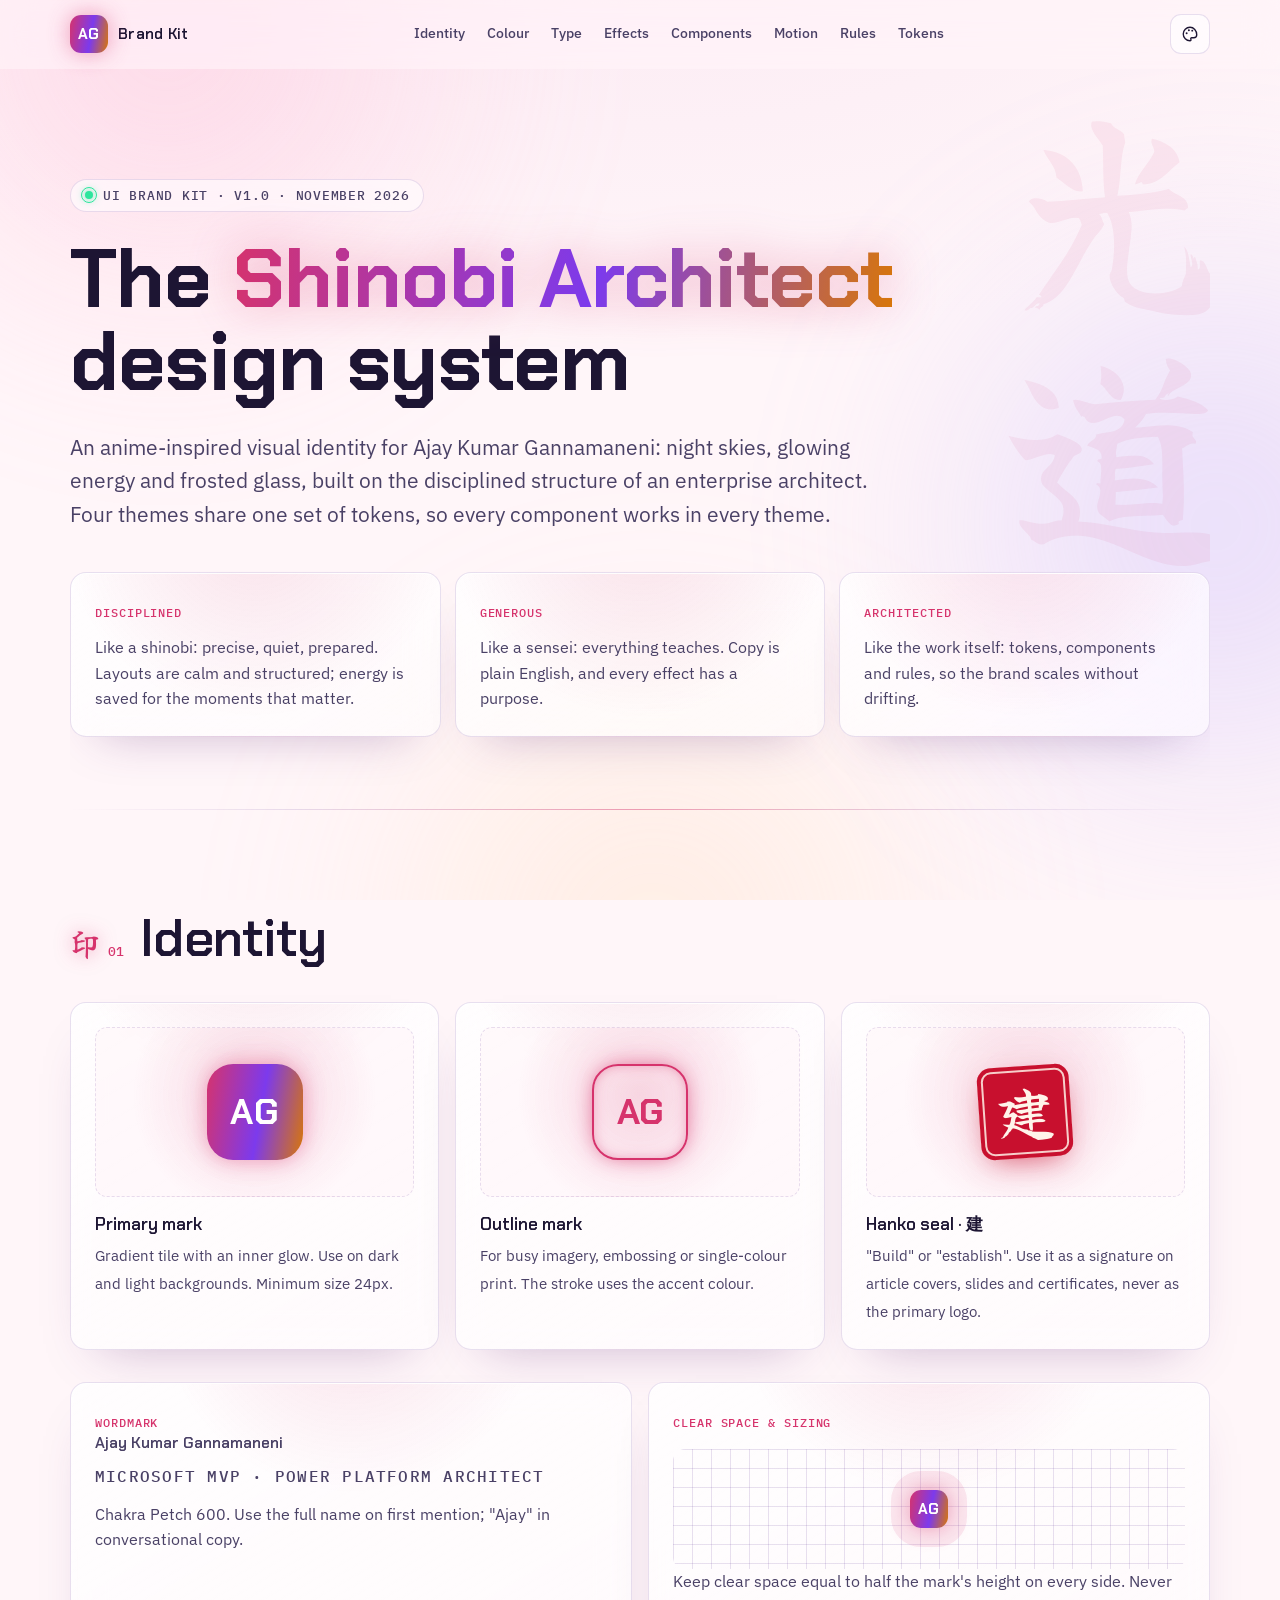
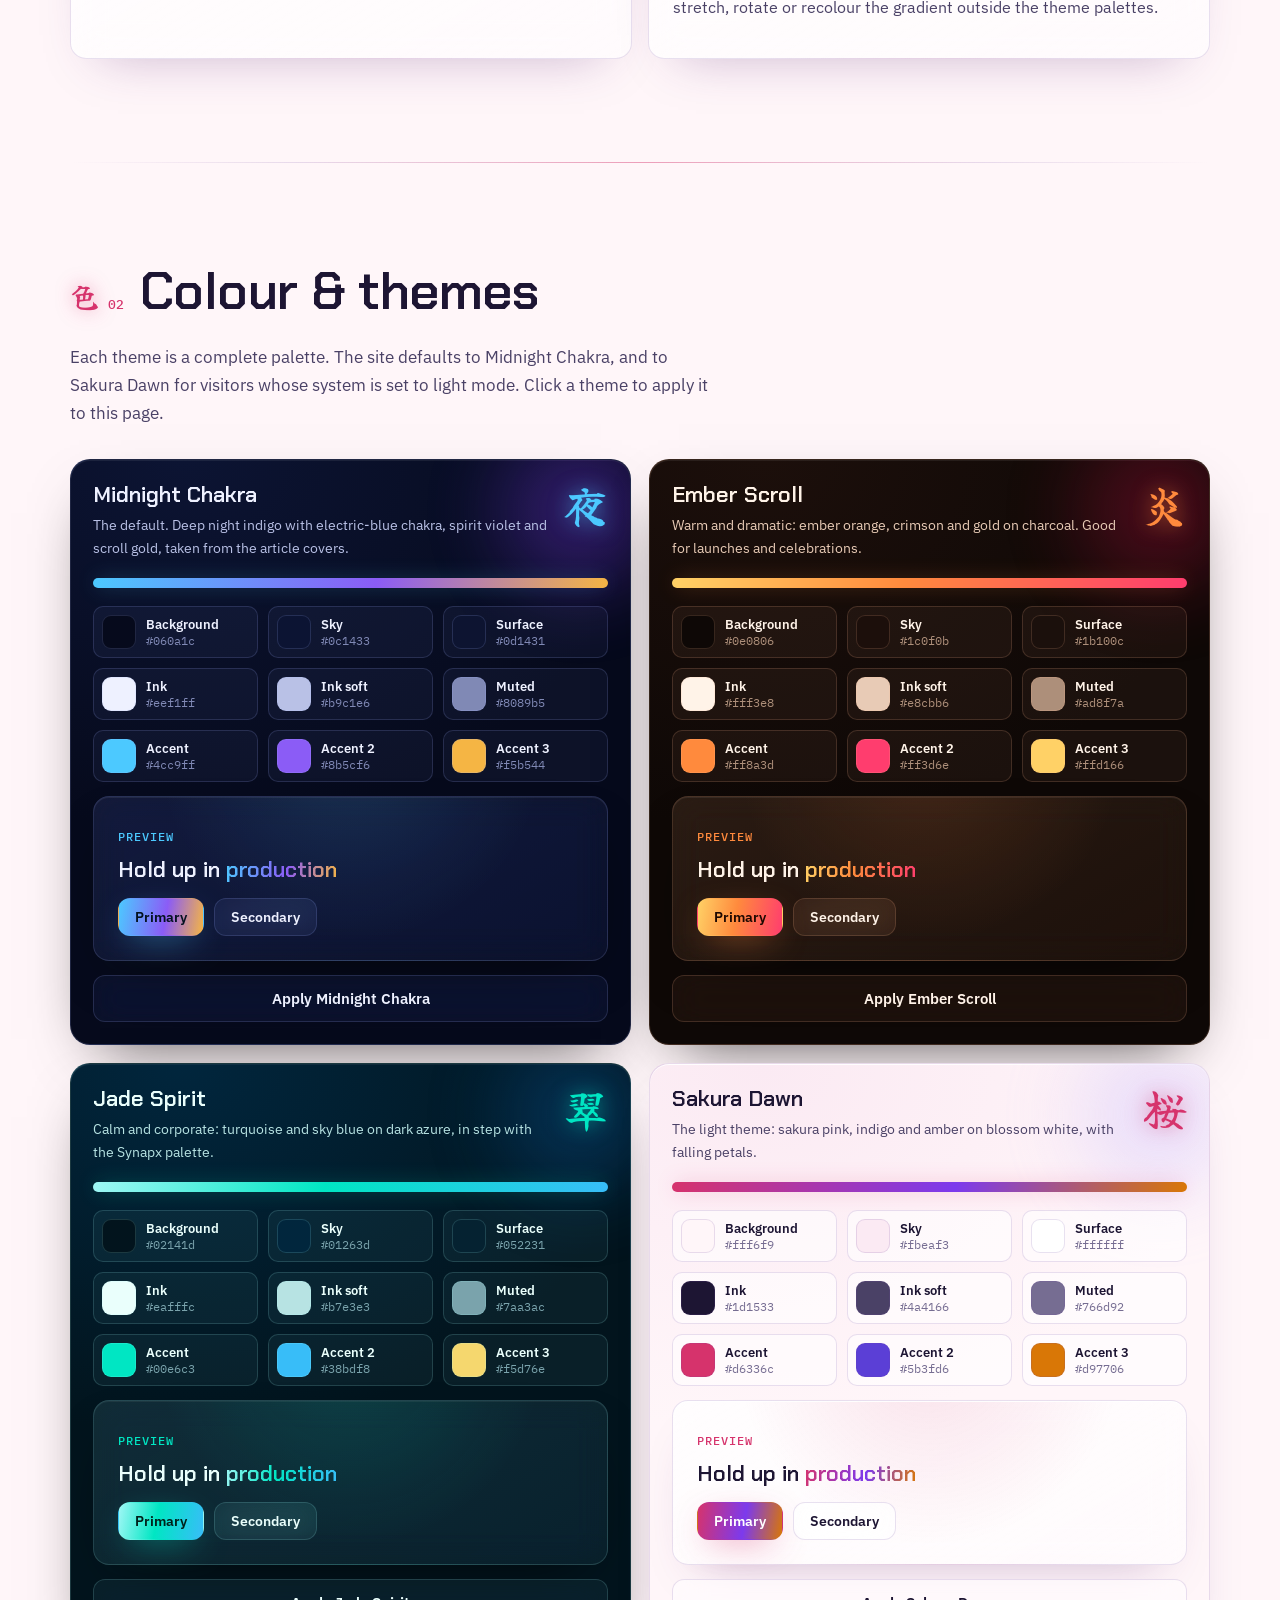
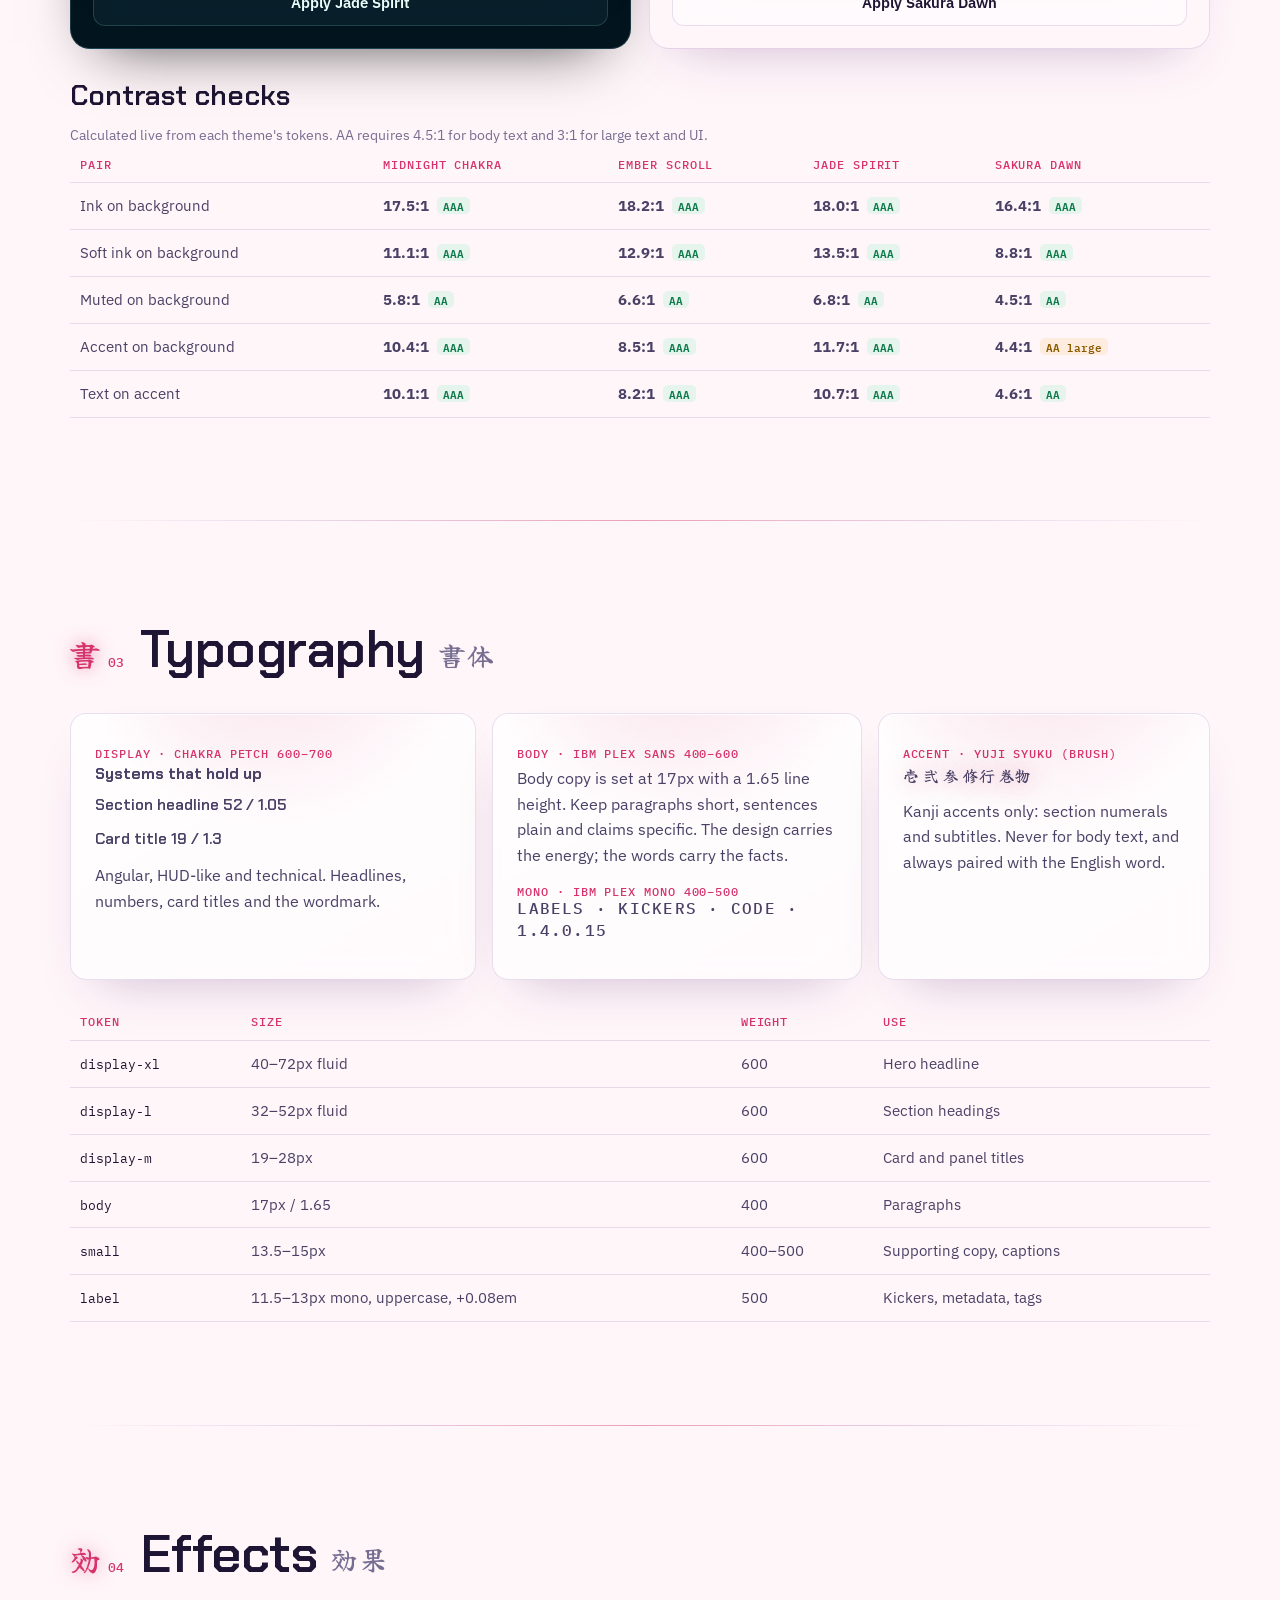
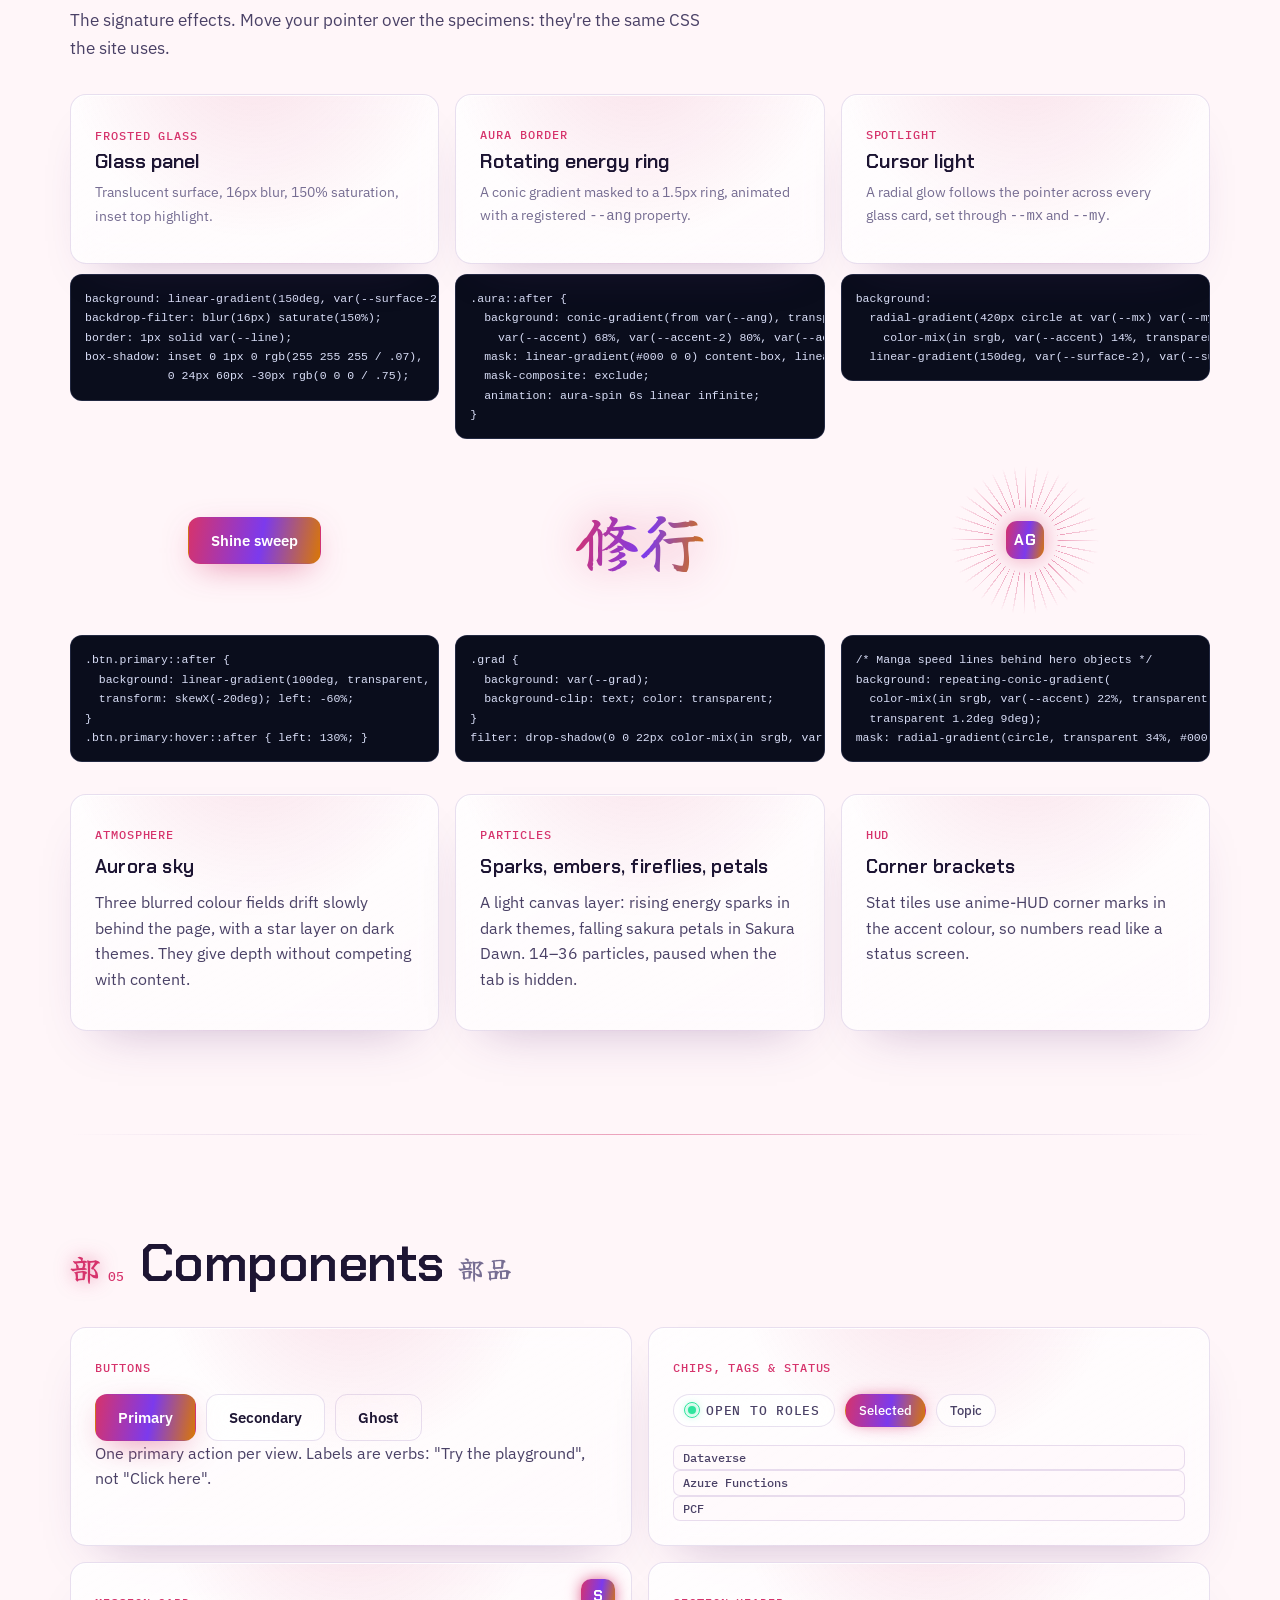
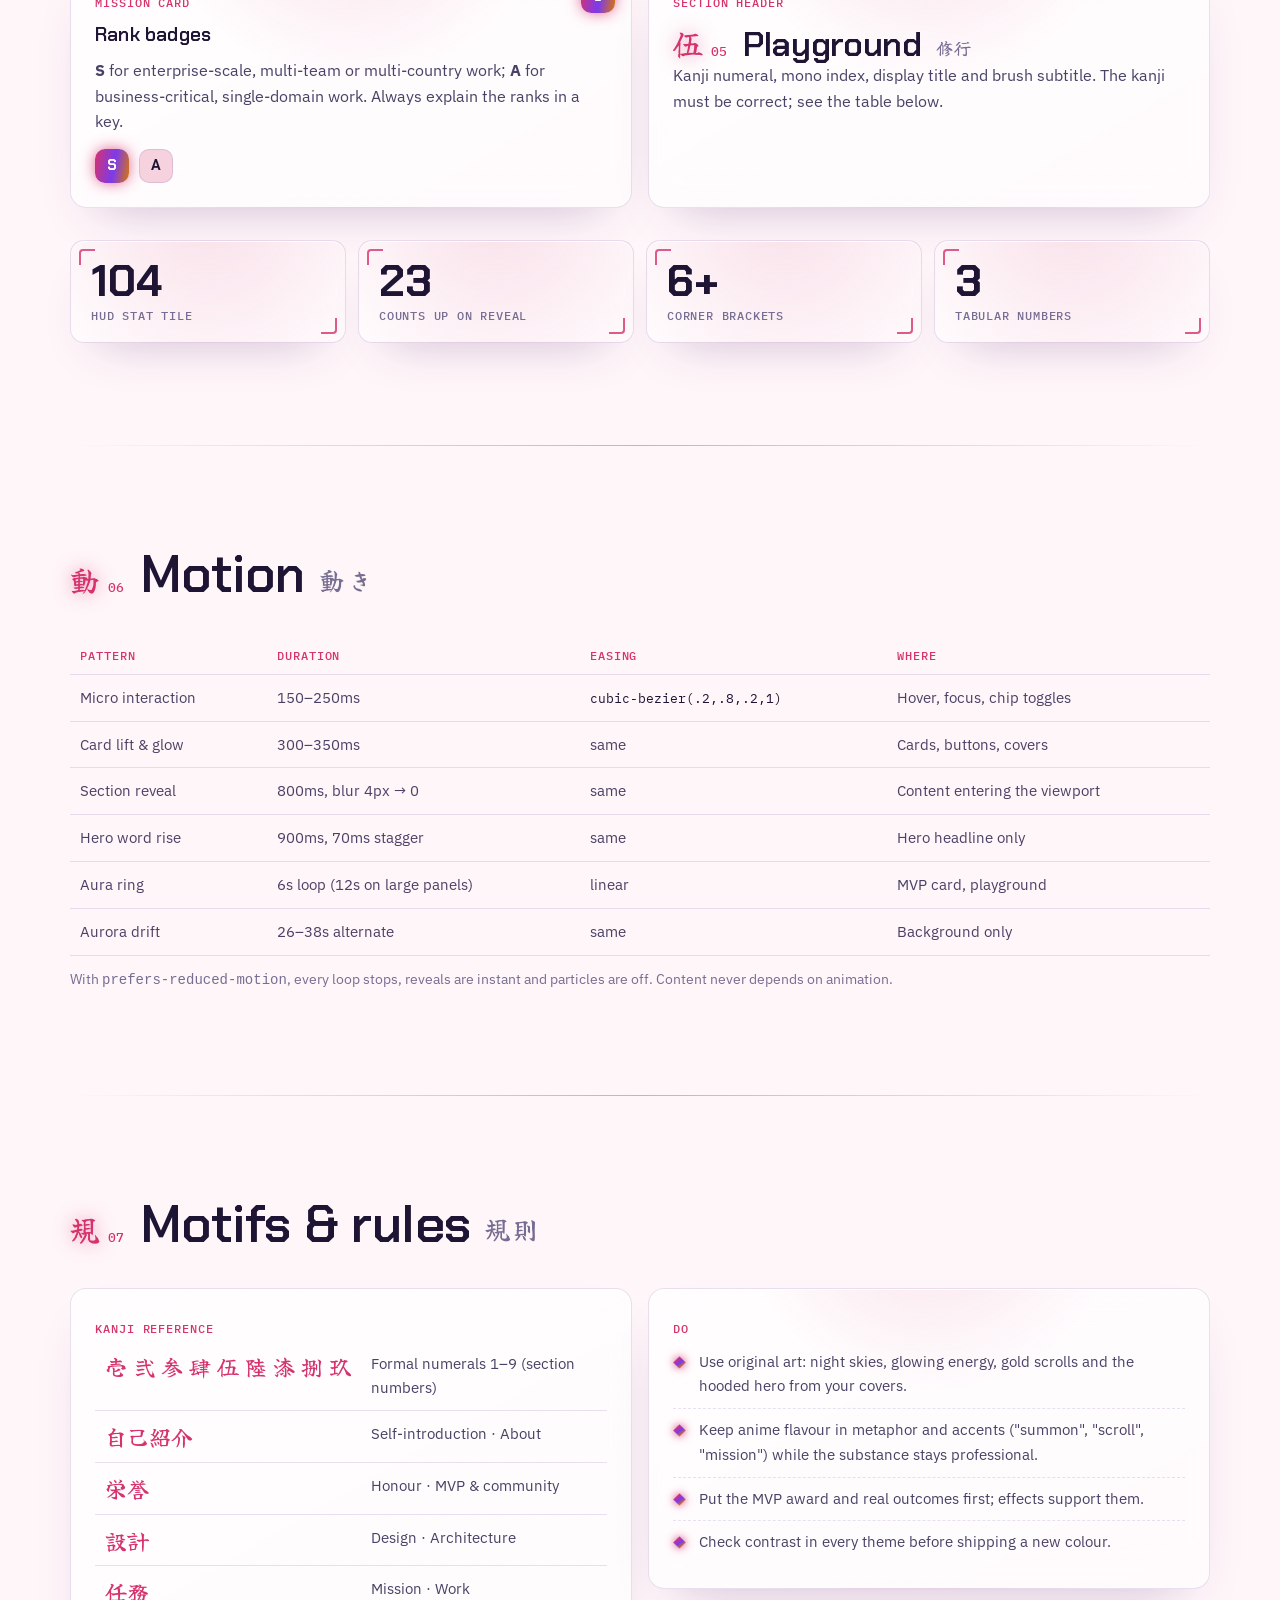
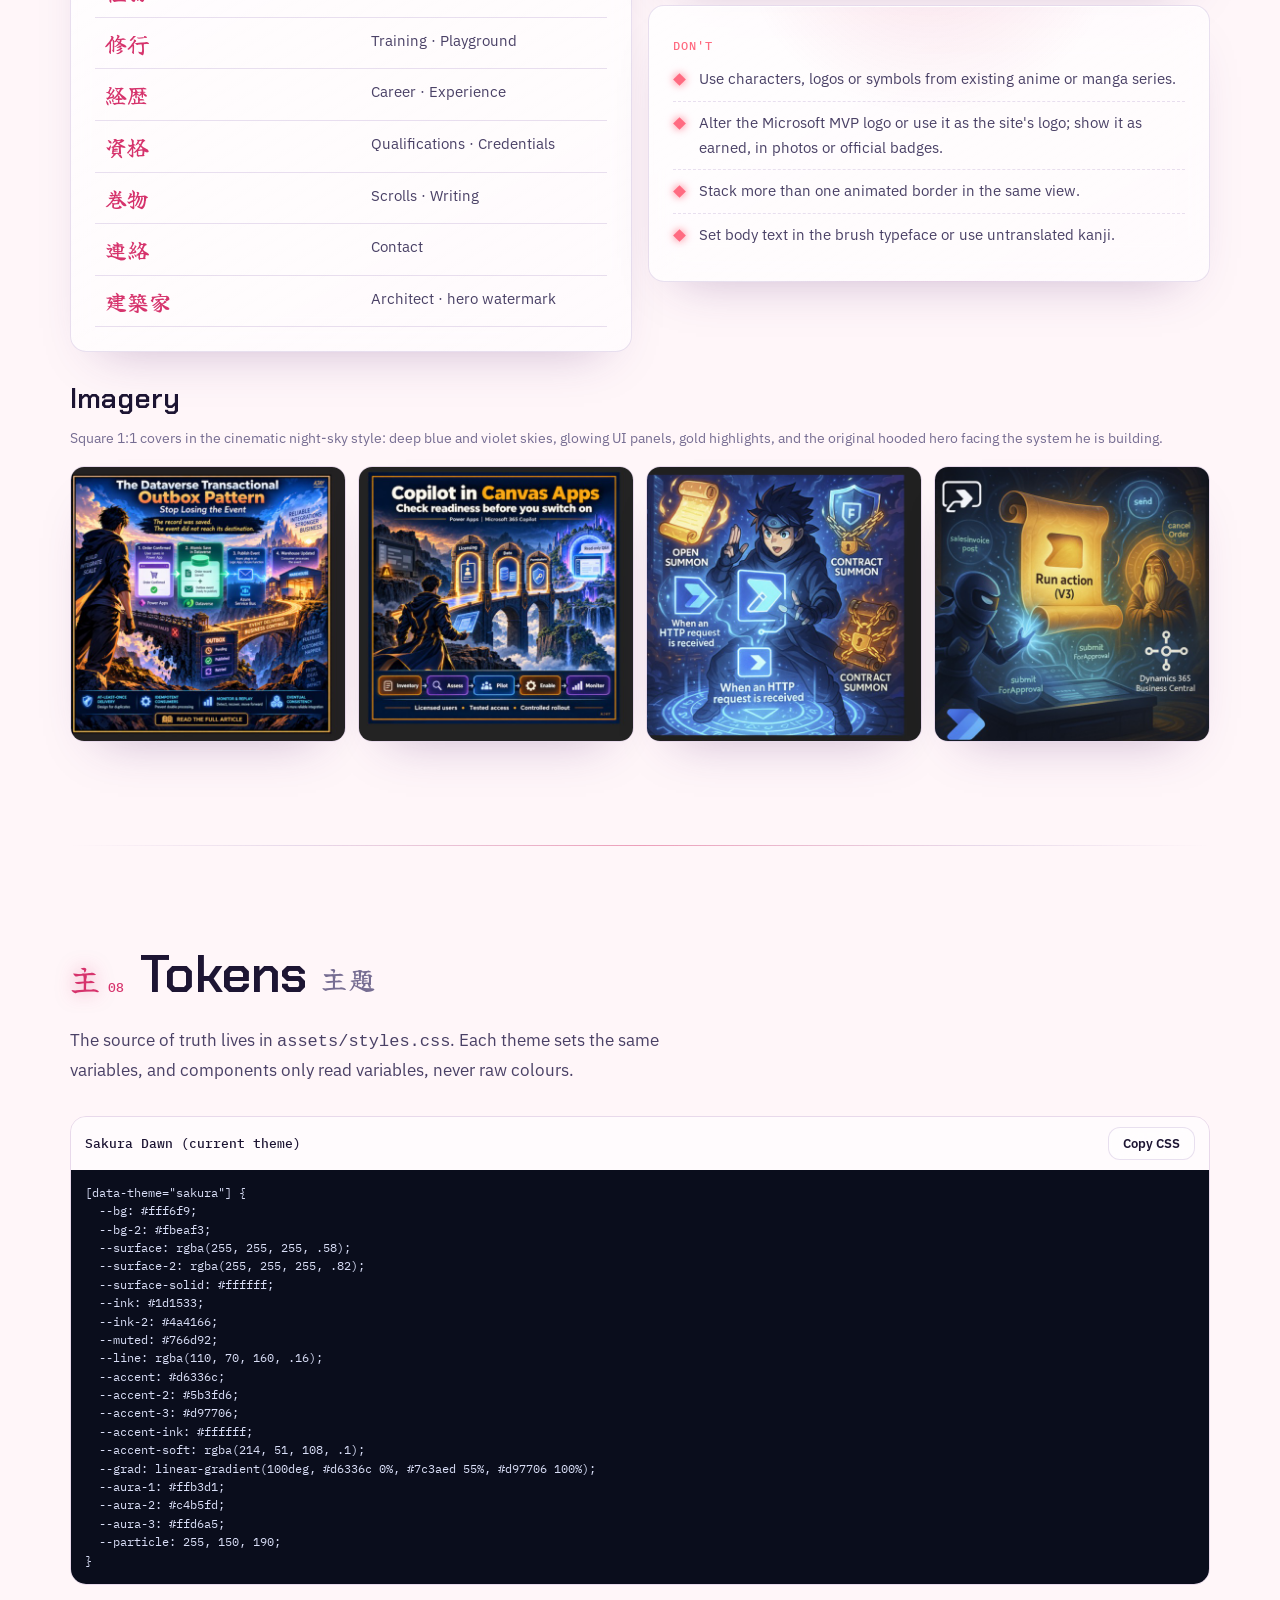
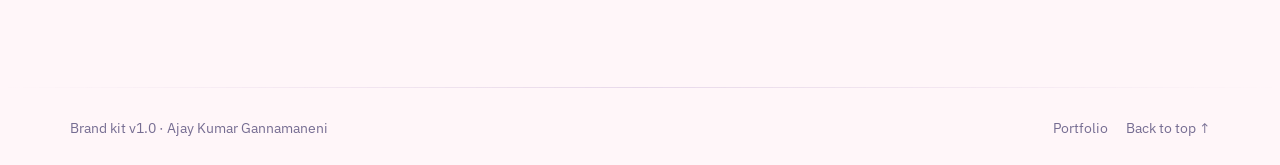
<file: brand.html>
<!doctype html>
<html lang="en">
<head>
  <meta charset="utf-8">
  <meta name="viewport" content="width=device-width, initial-scale=1">
  <title>Brand Kit · Ajay Kumar Gannamaneni</title>
  <meta name="description" content="UI brand kit for Ajay Kumar Gannamaneni: themes, colour, typography, effects, components, motion and usage rules.">
  <meta name="theme-color" content="#060a1c">
  <link rel="icon" href="data:image/svg+xml,%3Csvg xmlns='http://www.w3.org/2000/svg' viewBox='0 0 64 64'%3E%3Cdefs%3E%3ClinearGradient id='g' x1='0' x2='1'%3E%3Cstop offset='0' stop-color='%234cc9ff'/%3E%3Cstop offset='.55' stop-color='%238b5cf6'/%3E%3Cstop offset='1' stop-color='%23f5b544'/%3E%3C/linearGradient%3E%3C/defs%3E%3Crect width='64' height='64' rx='16' fill='url(%23g)'/%3E%3Ctext x='50%25' y='57%25' text-anchor='middle' dominant-baseline='middle' font-family='Arial' font-weight='700' font-size='26' fill='%2303111f'%3EAG%3C/text%3E%3C/svg%3E">
  <link rel="preconnect" href="https://fonts.googleapis.com">
  <link rel="preconnect" href="https://fonts.gstatic.com" crossorigin>
  <link href="https://fonts.googleapis.com/css2?family=Chakra+Petch:wght@500;600;700&family=IBM+Plex+Mono:wght@400;500&family=IBM+Plex+Sans:wght@400;500;600&display=swap" rel="stylesheet">
  <link href="https://fonts.googleapis.com/css2?family=Yuji+Syuku&display=swap&text=%E5%A3%B1%E5%BC%90%E5%8F%82%E8%82%86%E4%BC%8D%E9%99%B8%E6%BC%86%E6%8D%8C%E7%8E%96%E6%8B%BE%E8%87%AA%E5%B7%B1%E7%B4%B9%E4%BB%8B%E6%A0%84%E8%AA%89%E8%A8%AD%E8%A8%88%E4%BB%BB%E5%8B%99%E4%BF%AE%E8%A1%8C%E7%B5%8C%E6%AD%B4%E8%B3%87%E6%A0%BC%E5%B7%BB%E7%89%A9%E9%80%A3%E7%B5%A1%E5%BB%BA%E7%AF%89%E5%AE%B6%E5%A4%9C%E7%82%8E%E7%BF%A0%E6%A1%9C%E5%BF%8D%E5%8D%B0%E8%89%B2%E6%9B%B8%E4%BD%93%E5%8A%B9%E6%9E%9C%E9%83%A8%E5%93%81%E5%8B%95%E3%81%8D%E8%A6%8F%E5%89%87%E8%B1%A1%E5%BE%B4%E4%B8%BB%E9%A1%8C%E5%85%89%E9%81%93" rel="stylesheet">
  <link rel="stylesheet" href="assets/styles.css">
  <link rel="stylesheet" href="assets/brand.css">
  <script>
    (function () {
      var t = null;
      try { t = localStorage.getItem('theme'); } catch (e) {}
      if (t === 'dark') t = 'midnight';
      if (t === 'light') t = 'sakura';
      if (['midnight', 'ember', 'jade', 'sakura'].indexOf(t) < 0) t = window.matchMedia && matchMedia('(prefers-color-scheme: light)').matches ? 'sakura' : 'midnight';
      document.documentElement.setAttribute('data-theme', t);
    })();
  </script>
</head>
<body>
  <div class="sky" aria-hidden="true"><div class="aurora a1"></div><div class="aurora a2"></div><div class="aurora a3"></div><div class="stars"></div><canvas id="fx"></canvas></div>
  <div class="progress" aria-hidden="true"><i></i></div>

  <header class="nav" id="top">
    <div class="wrap nav-inner">
      <a class="brand" href="index.html" aria-label="Back to portfolio"><span class="mark">AG</span><span class="brand-name">Brand Kit</span></a>
      <nav class="bk-toc" aria-label="Brand kit sections">
        <a href="#identity">Identity</a><a href="#color">Colour</a><a href="#type">Type</a><a href="#effects">Effects</a><a href="#components">Components</a><a href="#motion">Motion</a><a href="#rules">Rules</a><a href="#tokens">Tokens</a>
      </nav>
      <div class="nav-actions">
        <button class="icon-btn" id="theme" aria-label="Choose theme" title="Choose theme">
          <svg viewBox="0 0 24 24" width="18" height="18" aria-hidden="true"><path fill="none" stroke="currentColor" stroke-width="1.8" stroke-linecap="round" stroke-linejoin="round" d="M12 3a9 9 0 1 0 0 18c1.1 0 1.6-.9 1.2-1.8-.5-1-.1-2.2 1.1-2.2H17a4 4 0 0 0 4-4c0-5.5-4-10-9-10z"/><circle cx="7.5" cy="11" r="1.3" fill="currentColor"/><circle cx="10.5" cy="7" r="1.3" fill="currentColor"/><circle cx="15" cy="7.5" r="1.3" fill="currentColor"/></svg>
        </button>
      </div>
    </div>
  </header>

  <main id="main">
    <!-- COVER -->
    <section class="bk-cover wrap">
      <span class="hero-kanji" aria-hidden="true" lang="ja">光道</span>
      <p class="eyebrow"><span class="dot"></span> UI Brand Kit · v1.0 · November 2026</p>
      <h1 class="bk-title">The <span class="grad">Shinobi Architect</span> design system</h1>
      <p class="lede">An anime-inspired visual identity for Ajay Kumar Gannamaneni: night skies, glowing energy and frosted glass, built on the disciplined structure of an enterprise architect. Four themes share one set of tokens, so every component works in every theme.</p>
      <div class="bk-essence">
        <div class="card"><span class="kicker">Disciplined</span><p>Like a shinobi: precise, quiet, prepared. Layouts are calm and structured; energy is saved for the moments that matter.</p></div>
        <div class="card"><span class="kicker">Generous</span><p>Like a sensei: everything teaches. Copy is plain English, and every effect has a purpose.</p></div>
        <div class="card"><span class="kicker">Architected</span><p>Like the work itself: tokens, components and rules, so the brand scales without drifting.</p></div>
      </div>
    </section>

    <!-- IDENTITY -->
    <section class="section wrap" id="identity">
      <div class="section-head"><span class="num" data-k="印">01</span><h2>Identity</h2></div>
      <div class="bk-grid-3">
        <figure class="card bk-logo">
          <div class="bk-stage"><span class="mark bk-mark-xl">AG</span></div>
          <figcaption><b>Primary mark</b><span>Gradient tile with an inner glow. Use on dark and light backgrounds. Minimum size 24px.</span></figcaption>
        </figure>
        <figure class="card bk-logo">
          <div class="bk-stage"><span class="bk-mark-outline">AG</span></div>
          <figcaption><b>Outline mark</b><span>For busy imagery, embossing or single-colour print. The stroke uses the accent colour.</span></figcaption>
        </figure>
        <figure class="card bk-logo">
          <div class="bk-stage"><span class="bk-seal" lang="ja">建</span></div>
          <figcaption><b>Hanko seal · 建</b><span>"Build" or "establish". Use it as a signature on article covers, slides and certificates, never as the primary logo.</span></figcaption>
        </figure>
      </div>
      <div class="bk-grid-2 bk-mt">
        <div class="card">
          <span class="kicker">Wordmark</span>
          <p class="bk-wordmark">Ajay Kumar Gannamaneni</p>
          <p class="bk-wordmark-sub">Microsoft MVP · Power Platform Architect</p>
          <p class="muted bk-note">Chakra Petch 600. Use the full name on first mention; "Ajay" in conversational copy.</p>
        </div>
        <div class="card">
          <span class="kicker">Clear space &amp; sizing</span>
          <div class="bk-clear"><span class="mark">AG</span></div>
          <p class="muted bk-note">Keep clear space equal to half the mark's height on every side. Never stretch, rotate or recolour the gradient outside the theme palettes.</p>
        </div>
      </div>
    </section>

    <!-- COLOR -->
    <section class="section wrap" id="color">
      <div class="section-head"><span class="num" data-k="色">02</span><h2>Colour &amp; themes</h2></div>
      <p class="section-intro">Each theme is a complete palette. The site defaults to Midnight Chakra, and to Sakura Dawn for visitors whose system is set to light mode. Click a theme to apply it to this page.</p>
      <div class="bk-themes" id="bk-themes"></div>
      <h3 class="sub-h bk-mt">Contrast checks</h3>
      <p class="muted bk-note">Calculated live from each theme's tokens. AA requires 4.5:1 for body text and 3:1 for large text and UI.</p>
      <div class="bk-contrast" id="bk-contrast"></div>
    </section>

    <!-- TYPE -->
    <section class="section wrap" id="type">
      <div class="section-head"><span class="num" data-k="書">03</span><h2 data-jp="書体">Typography</h2></div>
      <div class="bk-type">
        <div class="card">
          <span class="kicker">Display · Chakra Petch 600–700</span>
          <p class="bk-t1">Systems that hold up</p>
          <p class="bk-t2">Section headline 52 / 1.05</p>
          <p class="bk-t3">Card title 19 / 1.3</p>
          <p class="muted bk-note">Angular, HUD-like and technical. Headlines, numbers, card titles and the wordmark.</p>
        </div>
        <div class="card">
          <span class="kicker">Body · IBM Plex Sans 400–600</span>
          <p class="bk-body">Body copy is set at 17px with a 1.65 line height. Keep paragraphs short, sentences plain and claims specific. The design carries the energy; the words carry the facts.</p>
          <span class="kicker bk-mt-s">Mono · IBM Plex Mono 400–500</span>
          <p class="bk-mono">LABELS · KICKERS · CODE · 1.4.0.15</p>
        </div>
        <div class="card">
          <span class="kicker">Accent · Yuji Syuku (brush)</span>
          <p class="bk-brush" lang="ja">壱 弐 参 修行 巻物</p>
          <p class="muted bk-note">Kanji accents only: section numerals and subtitles. Never for body text, and always paired with the English word.</p>
        </div>
      </div>
      <table class="bk-table">
        <thead><tr><th scope="col">Token</th><th scope="col">Size</th><th scope="col">Weight</th><th scope="col">Use</th></tr></thead>
        <tbody>
          <tr><td><code>display-xl</code></td><td>40–72px fluid</td><td>600</td><td>Hero headline</td></tr>
          <tr><td><code>display-l</code></td><td>32–52px fluid</td><td>600</td><td>Section headings</td></tr>
          <tr><td><code>display-m</code></td><td>19–28px</td><td>600</td><td>Card and panel titles</td></tr>
          <tr><td><code>body</code></td><td>17px / 1.65</td><td>400</td><td>Paragraphs</td></tr>
          <tr><td><code>small</code></td><td>13.5–15px</td><td>400–500</td><td>Supporting copy, captions</td></tr>
          <tr><td><code>label</code></td><td>11.5–13px mono, uppercase, +0.08em</td><td>500</td><td>Kickers, metadata, tags</td></tr>
        </tbody>
      </table>
    </section>

    <!-- EFFECTS -->
    <section class="section wrap" id="effects">
      <div class="section-head"><span class="num" data-k="効">04</span><h2 data-jp="効果">Effects</h2></div>
      <p class="section-intro">The signature effects. Move your pointer over the specimens: they're the same CSS the site uses.</p>
      <div class="bk-grid-3">
        <div class="bk-fx">
          <div class="card bk-specimen"><span class="kicker">Frosted glass</span><b>Glass panel</b><span class="muted">Translucent surface, 16px blur, 150% saturation, inset top highlight.</span></div>
          <pre class="bk-code"><code>background: linear-gradient(150deg, var(--surface-2), var(--surface));
backdrop-filter: blur(16px) saturate(150%);
border: 1px solid var(--line);
box-shadow: inset 0 1px 0 rgb(255 255 255 / .07),
            0 24px 60px -30px rgb(0 0 0 / .75);</code></pre>
        </div>
        <div class="bk-fx">
          <div class="card aura bk-specimen"><span class="kicker">Aura border</span><b>Rotating energy ring</b><span class="muted">A conic gradient masked to a 1.5px ring, animated with a registered <code>--ang</code> property.</span></div>
          <pre class="bk-code"><code>.aura::after {
  background: conic-gradient(from var(--ang), transparent 0 50%,
    var(--accent) 68%, var(--accent-2) 80%, var(--accent-3) 90%, transparent);
  mask: linear-gradient(#000 0 0) content-box, linear-gradient(#000 0 0);
  mask-composite: exclude;
  animation: aura-spin 6s linear infinite;
}</code></pre>
        </div>
        <div class="bk-fx">
          <div class="card bk-specimen"><span class="kicker">Spotlight</span><b>Cursor light</b><span class="muted">A radial glow follows the pointer across every glass card, set through <code>--mx</code> and <code>--my</code>.</span></div>
          <pre class="bk-code"><code>background:
  radial-gradient(420px circle at var(--mx) var(--my),
    color-mix(in srgb, var(--accent) 14%, transparent), transparent 46%),
  linear-gradient(150deg, var(--surface-2), var(--surface));</code></pre>
        </div>
        <div class="bk-fx">
          <div class="bk-specimen bk-center"><a class="btn primary" href="#effects">Shine sweep</a></div>
          <pre class="bk-code"><code>.btn.primary::after {
  background: linear-gradient(100deg, transparent, rgb(255 255 255 / .55), transparent);
  transform: skewX(-20deg); left: -60%;
}
.btn.primary:hover::after { left: 130%; }</code></pre>
        </div>
        <div class="bk-fx">
          <div class="bk-specimen bk-center"><span class="bk-glowtext grad">修行</span></div>
          <pre class="bk-code"><code>.grad {
  background: var(--grad);
  background-clip: text; color: transparent;
}
filter: drop-shadow(0 0 22px color-mix(in srgb, var(--accent) 38%, transparent));</code></pre>
        </div>
        <div class="bk-fx">
          <div class="bk-specimen bk-center"><div class="bk-speed"><span class="mark">AG</span></div></div>
          <pre class="bk-code"><code>/* Manga speed lines behind hero objects */
background: repeating-conic-gradient(
  color-mix(in srgb, var(--accent) 22%, transparent) 0deg 1.2deg,
  transparent 1.2deg 9deg);
mask: radial-gradient(circle, transparent 34%, #000 36%, transparent 70%);</code></pre>
        </div>
      </div>
      <div class="bk-grid-3 bk-mt">
        <div class="card"><span class="kicker">Atmosphere</span><h3>Aurora sky</h3><p>Three blurred colour fields drift slowly behind the page, with a star layer on dark themes. They give depth without competing with content.</p></div>
        <div class="card"><span class="kicker">Particles</span><h3>Sparks, embers, fireflies, petals</h3><p>A light canvas layer: rising energy sparks in dark themes, falling sakura petals in Sakura Dawn. 14–36 particles, paused when the tab is hidden.</p></div>
        <div class="card"><span class="kicker">HUD</span><h3>Corner brackets</h3><p>Stat tiles use anime-HUD corner marks in the accent colour, so numbers read like a status screen.</p></div>
      </div>
    </section>

    <!-- COMPONENTS -->
    <section class="section wrap" id="components">
      <div class="section-head"><span class="num" data-k="部">05</span><h2 data-jp="部品">Components</h2></div>
      <div class="bk-grid-2">
        <div class="card">
          <span class="kicker">Buttons</span>
          <div class="bk-row"><a class="btn primary" href="#components">Primary</a><a class="btn" href="#components">Secondary</a><a class="btn ghost" href="#components">Ghost</a></div>
          <p class="muted bk-note">One primary action per view. Labels are verbs: "Try the playground", not "Click here".</p>
        </div>
        <div class="card">
          <span class="kicker">Chips, tags &amp; status</span>
          <div class="bk-row"><span class="eyebrow bk-inline"><span class="dot"></span> Open to roles</span><span class="topic" aria-pressed="true">Selected</span><span class="topic">Topic</span></div>
          <ul class="chips bk-mt-s"><li>Dataverse</li><li>Azure Functions</li><li>PCF</li></ul>
        </div>
        <div class="card" style="position:relative">
          <span class="rank" aria-hidden="true">S</span>
          <span class="kicker">Mission card</span>
          <h3>Rank badges</h3>
          <p><b>S</b> for enterprise-scale, multi-team or multi-country work; <b>A</b> for business-critical, single-domain work. Always explain the ranks in a key.</p>
          <div class="bk-row"><span class="rank" style="position:static">S</span><span class="rank a" style="position:static">A</span></div>
        </div>
        <div class="card">
          <span class="kicker">Section header</span>
          <div class="section-head bk-sh"><span class="num" data-k="伍">05</span><h2 data-jp="修行">Playground</h2></div>
          <p class="muted bk-note">Kanji numeral, mono index, display title and brush subtitle. The kanji must be correct; see the table below.</p>
        </div>
      </div>
      <dl class="stats bk-mt">
        <div><dt>HUD stat tile</dt><dd>104</dd></div>
        <div><dt>Counts up on reveal</dt><dd>23</dd></div>
        <div><dt>Corner brackets</dt><dd>6+</dd></div>
        <div><dt>Tabular numbers</dt><dd>3</dd></div>
      </dl>
    </section>

    <!-- MOTION -->
    <section class="section wrap" id="motion">
      <div class="section-head"><span class="num" data-k="動">06</span><h2 data-jp="動き">Motion</h2></div>
      <table class="bk-table">
        <thead><tr><th scope="col">Pattern</th><th scope="col">Duration</th><th scope="col">Easing</th><th scope="col">Where</th></tr></thead>
        <tbody>
          <tr><td>Micro interaction</td><td>150–250ms</td><td><code>cubic-bezier(.2,.8,.2,1)</code></td><td>Hover, focus, chip toggles</td></tr>
          <tr><td>Card lift &amp; glow</td><td>300–350ms</td><td>same</td><td>Cards, buttons, covers</td></tr>
          <tr><td>Section reveal</td><td>800ms, blur 4px → 0</td><td>same</td><td>Content entering the viewport</td></tr>
          <tr><td>Hero word rise</td><td>900ms, 70ms stagger</td><td>same</td><td>Hero headline only</td></tr>
          <tr><td>Aura ring</td><td>6s loop (12s on large panels)</td><td>linear</td><td>MVP card, playground</td></tr>
          <tr><td>Aurora drift</td><td>26–38s alternate</td><td>same</td><td>Background only</td></tr>
        </tbody>
      </table>
      <p class="muted bk-note">With <code>prefers-reduced-motion</code>, every loop stops, reveals are instant and particles are off. Content never depends on animation.</p>
    </section>

    <!-- MOTIFS & RULES -->
    <section class="section wrap" id="rules">
      <div class="section-head"><span class="num" data-k="規">07</span><h2 data-jp="規則">Motifs &amp; rules</h2></div>
      <div class="bk-grid-2">
        <div class="card">
          <span class="kicker">Kanji reference</span>
          <table class="bk-table bk-kanji">
            <tbody>
              <tr><td lang="ja">壱 弐 参 肆 伍 陸 漆 捌 玖</td><td>Formal numerals 1–9 (section numbers)</td></tr>
              <tr><td lang="ja">自己紹介</td><td>Self-introduction · About</td></tr>
              <tr><td lang="ja">栄誉</td><td>Honour · MVP &amp; community</td></tr>
              <tr><td lang="ja">設計</td><td>Design · Architecture</td></tr>
              <tr><td lang="ja">任務</td><td>Mission · Work</td></tr>
              <tr><td lang="ja">修行</td><td>Training · Playground</td></tr>
              <tr><td lang="ja">経歴</td><td>Career · Experience</td></tr>
              <tr><td lang="ja">資格</td><td>Qualifications · Credentials</td></tr>
              <tr><td lang="ja">巻物</td><td>Scrolls · Writing</td></tr>
              <tr><td lang="ja">連絡</td><td>Contact</td></tr>
              <tr><td lang="ja">建築家</td><td>Architect · hero watermark</td></tr>
            </tbody>
          </table>
        </div>
        <div class="bk-rules">
          <div class="card bk-do"><span class="kicker">Do</span><ul class="ticks">
            <li>Use original art: night skies, glowing energy, gold scrolls and the hooded hero from your covers.</li>
            <li>Keep anime flavour in metaphor and accents ("summon", "scroll", "mission") while the substance stays professional.</li>
            <li>Put the MVP award and real outcomes first; effects support them.</li>
            <li>Check contrast in every theme before shipping a new colour.</li>
          </ul></div>
          <div class="card bk-dont"><span class="kicker">Don't</span><ul class="ticks">
            <li>Use characters, logos or symbols from existing anime or manga series.</li>
            <li>Alter the Microsoft MVP logo or use it as the site's logo; show it as earned, in photos or official badges.</li>
            <li>Stack more than one animated border in the same view.</li>
            <li>Set body text in the brush typeface or use untranslated kanji.</li>
          </ul></div>
        </div>
      </div>
      <h3 class="sub-h bk-mt">Imagery</h3>
      <p class="muted bk-note">Square 1:1 covers in the cinematic night-sky style: deep blue and violet skies, glowing UI panels, gold highlights, and the original hooded hero facing the system he is building.</p>
      <div class="bk-covers">
        <img src="assets/img/covers/outbox-pattern.jpg" alt="Article cover: The Dataverse Transactional Outbox Pattern" loading="lazy">
        <img src="assets/img/covers/copilot-canvas.jpg" alt="Article cover: Copilot in Canvas Apps" loading="lazy">
        <img src="assets/img/covers/summoning-portal.jpg" alt="Article cover: The Summoning Portal" loading="lazy">
        <img src="assets/img/covers/bc-run-action.jpg" alt="Article cover: Summon the Run action" loading="lazy">
      </div>
    </section>

    <!-- TOKENS -->
    <section class="section wrap" id="tokens">
      <div class="section-head"><span class="num" data-k="主">08</span><h2 data-jp="主題">Tokens</h2></div>
      <p class="section-intro">The source of truth lives in <code>assets/styles.css</code>. Each theme sets the same variables, and components only read variables, never raw colours.</p>
      <div class="bk-tokens">
        <div class="bk-tok-bar"><span id="bk-tok-name">Midnight Chakra</span><button type="button" class="btn small-btn" id="bk-copy">Copy CSS</button></div>
        <pre class="bk-code bk-tok" id="bk-tok"></pre>
      </div>
    </section>
  </main>

  <footer class="footer">
    <div class="wrap footer-inner">
      <span>Brand kit v1.0 · Ajay Kumar Gannamaneni</span>
      <nav aria-label="Footer"><a href="index.html">Portfolio</a><a href="#top">Back to top ↑</a></nav>
    </div>
  </footer>

  <script src="assets/fx.js"></script>
  <script src="assets/brand.js"></script>
</body>
</html>
</file>
<file: assets/styles.css>
/* =====================================================================
   Ajay Kumar Gannamaneni · anime-inspired glass UI
   Four themes share one token set: midnight (default), ember, jade, sakura.
   Brand kit: /brand.html
   ===================================================================== */

/* ---------- Tokens ---------- */
:root, [data-theme="midnight"] {
  --bg: #060a1c;
  --bg-2: #0c1433;
  --surface: rgba(140, 160, 255, .055);
  --surface-2: rgba(140, 160, 255, .11);
  --surface-solid: #0d1431;
  --ink: #eef1ff;
  --ink-2: #b9c1e6;
  --muted: #8089b5;
  --line: rgba(160, 178, 255, .17);
  --accent: #4cc9ff;
  --accent-2: #8b5cf6;
  --accent-3: #f5b544;
  --accent-ink: #03111f;
  --accent-soft: rgba(76, 201, 255, .14);
  --grad: linear-gradient(100deg, #4cc9ff 0%, #8b5cf6 55%, #f5b544 100%);
  --aura-1: #2357ff; --aura-2: #7c3aed; --aura-3: #00c2ff;
  --stars: .85;
  --particle: 120, 210, 255;
  --shadow: inset 0 1px 0 rgba(255, 255, 255, .07), 0 24px 60px -30px rgba(0, 0, 0, .75);
  color-scheme: dark;
}
[data-theme="ember"] {
  --bg: #0e0806;
  --bg-2: #1c0f0b;
  --surface: rgba(255, 186, 140, .055);
  --surface-2: rgba(255, 186, 140, .11);
  --surface-solid: #1b100c;
  --ink: #fff3e8;
  --ink-2: #e8cbb6;
  --muted: #ad8f7a;
  --line: rgba(255, 186, 140, .17);
  --accent: #ff8a3d;
  --accent-2: #ff3d6e;
  --accent-3: #ffd166;
  --accent-ink: #1d0800;
  --accent-soft: rgba(255, 138, 61, .15);
  --grad: linear-gradient(100deg, #ffd166 0%, #ff8a3d 45%, #ff3d6e 100%);
  --aura-1: #ff4d12; --aura-2: #b3123f; --aura-3: #ffae00;
  --stars: .35;
  --particle: 255, 150, 70;
  --shadow: inset 0 1px 0 rgba(255, 255, 255, .07), 0 24px 60px -30px rgba(0, 0, 0, .8);
  color-scheme: dark;
}
[data-theme="jade"] {
  --bg: #02141d;
  --bg-2: #01263d;
  --surface: rgba(159, 247, 245, .05);
  --surface-2: rgba(159, 247, 245, .1);
  --surface-solid: #052231;
  --ink: #eafffc;
  --ink-2: #b7e3e3;
  --muted: #7aa3ac;
  --line: rgba(159, 247, 245, .16);
  --accent: #00e6c3;
  --accent-2: #38bdf8;
  --accent-3: #f5d76e;
  --accent-ink: #00201a;
  --accent-soft: rgba(0, 230, 195, .13);
  --grad: linear-gradient(100deg, #9ff7f5 0%, #00e6c3 45%, #38bdf8 100%);
  --aura-1: #00c9a7; --aura-2: #0b5fa8; --aura-3: #00b3ff;
  --stars: .6;
  --particle: 130, 255, 225;
  --shadow: inset 0 1px 0 rgba(255, 255, 255, .06), 0 24px 60px -30px rgba(0, 0, 0, .75);
  color-scheme: dark;
}
[data-theme="sakura"] {
  --bg: #fff6f9;
  --bg-2: #fbeaf3;
  --surface: rgba(255, 255, 255, .58);
  --surface-2: rgba(255, 255, 255, .82);
  --surface-solid: #ffffff;
  --ink: #1d1533;
  --ink-2: #4a4166;
  --muted: #766d92;
  --line: rgba(110, 70, 160, .16);
  --accent: #d6336c;
  --accent-2: #5b3fd6;
  --accent-3: #d97706;
  --accent-ink: #ffffff;
  --accent-soft: rgba(214, 51, 108, .1);
  --grad: linear-gradient(100deg, #d6336c 0%, #7c3aed 55%, #d97706 100%);
  --aura-1: #ffb3d1; --aura-2: #c4b5fd; --aura-3: #ffd6a5;
  --stars: 0;
  --particle: 255, 150, 190;
  --shadow: inset 0 1px 0 rgba(255, 255, 255, .9), 0 24px 50px -30px rgba(90, 40, 120, .35);
  color-scheme: light;
}
:root {
  --display: "Chakra Petch", "IBM Plex Sans", system-ui, sans-serif;
  --serif: var(--display);
  --sans: "IBM Plex Sans", system-ui, -apple-system, "Segoe UI", sans-serif;
  --mono: "IBM Plex Mono", ui-monospace, Menlo, monospace;
  --brush: "Yuji Syuku", "Hiragino Mincho ProN", "Yu Mincho", serif;
  --radius: 16px;
  --ease: cubic-bezier(.2, .8, .2, 1);
}

/* ---------- Base ---------- */
* { box-sizing: border-box; }
html { scroll-behavior: smooth; scroll-padding-top: 84px; }
body {
  margin: 0; background: var(--bg); color: var(--ink);
  font: 400 17px/1.65 var(--sans); -webkit-font-smoothing: antialiased;
  overflow-x: hidden; transition: background .5s var(--ease), color .5s var(--ease);
}
a { color: inherit; }
img { max-width: 100%; }
h1, h2, h3, h4 { margin: 0; line-height: 1.15; }
ul, ol { margin: 0; padding: 0; list-style: none; }
::selection { background: var(--accent); color: var(--accent-ink); }
:focus-visible { outline: 2px solid var(--accent); outline-offset: 3px; border-radius: 6px; }
.wrap { width: min(1140px, 100% - 32px); margin-inline: auto; }
.wrap.wide { width: min(1320px, 100% - 32px); }
.skip { position: absolute; left: -999px; top: 8px; background: var(--ink); color: var(--bg); padding: 8px 12px; border-radius: 8px; z-index: 99; }
.skip:focus { left: 16px; }
.muted { color: var(--muted); }

/* ---------- Sky: aurora, stars, particles ---------- */
.sky { position: fixed; inset: 0; z-index: -1; pointer-events: none; overflow: hidden; background: radial-gradient(120% 80% at 50% -10%, var(--bg-2), var(--bg) 60%); transition: background .6s var(--ease); }
.aurora { position: absolute; width: 62vmax; height: 62vmax; border-radius: 50%; filter: blur(90px); opacity: .45; will-change: transform; }
.aurora.a1 { background: radial-gradient(circle, var(--aura-1), transparent 65%); top: -28vmax; left: -18vmax; animation: drift1 26s var(--ease) infinite alternate; }
.aurora.a2 { background: radial-gradient(circle, var(--aura-2), transparent 65%); top: 10vmax; right: -26vmax; animation: drift2 32s var(--ease) infinite alternate; }
.aurora.a3 { background: radial-gradient(circle, var(--aura-3), transparent 65%); bottom: -34vmax; left: 20vmax; opacity: .3; animation: drift3 38s var(--ease) infinite alternate; }
@keyframes drift1 { to { transform: translate(14vmax, 10vmax) scale(1.15); } }
@keyframes drift2 { to { transform: translate(-12vmax, 14vmax) scale(.9); } }
@keyframes drift3 { to { transform: translate(-10vmax, -12vmax) scale(1.2); } }
.stars { position: absolute; inset: 0; opacity: var(--stars); transition: opacity .6s;
  background-image:
    radial-gradient(1px 1px at 20px 30px, #fff, transparent 60%), radial-gradient(1px 1px at 120px 80px, #cfe6ff, transparent 60%),
    radial-gradient(1.5px 1.5px at 200px 160px, #fff, transparent 60%), radial-gradient(1px 1px at 60px 200px, #fff, transparent 60%),
    radial-gradient(1px 1px at 260px 40px, #e7dcff, transparent 60%), radial-gradient(1.2px 1.2px at 300px 240px, #fff, transparent 60%);
  background-size: 320px 280px; animation: twinkle 7s ease-in-out infinite alternate; }
@keyframes twinkle { from { filter: brightness(.7); } to { filter: brightness(1.25); } }
#fx { position: absolute; inset: 0; width: 100%; height: 100%; }
.progress { position: fixed; top: 0; left: 0; right: 0; height: 3px; z-index: 80; pointer-events: none; }
.progress i { display: block; height: 100%; background: var(--grad); transform-origin: 0 50%; transform: scaleX(0); box-shadow: 0 0 12px var(--accent); }

/* ---------- Glass ---------- */
.nav, .card, .eyebrow, .icon-btn, .btn, .stats > div, .mvp-card, .principles li, .ra-row, .contact-card, .cred-summary > div,
.impact > div, .search, .topic, .scroll-card, .theme-menu, .fab, .awards li, .tags li {
  -webkit-backdrop-filter: blur(16px) saturate(150%);
  backdrop-filter: blur(16px) saturate(150%);
}
.card, .stats > div, .principles li, .ra-row, .contact-card, .cred-summary > div, .impact > div, .scroll-card, .mvp-card {
  background:
    radial-gradient(420px circle at var(--mx, 50%) var(--my, -30%), color-mix(in srgb, var(--accent) 14%, transparent), transparent 46%),
    linear-gradient(150deg, var(--surface-2), var(--surface));
  border: 1px solid var(--line);
  box-shadow: var(--shadow);
}

/* Animated aura border (gradient ring that rotates) */
@property --ang { syntax: "<angle>"; inherits: false; initial-value: 0deg; }
.aura { position: relative; isolation: isolate; }
.aura::after, .glow-hover::after {
  content: ""; position: absolute; inset: 0; border-radius: inherit; padding: 1.5px; pointer-events: none; z-index: 2;
  background: conic-gradient(from var(--ang), transparent 0 50%, var(--accent) 68%, var(--accent-2) 80%, var(--accent-3) 90%, transparent 100%);
  -webkit-mask: linear-gradient(#000 0 0) content-box, linear-gradient(#000 0 0);
  -webkit-mask-composite: xor; mask-composite: exclude;
  animation: aura-spin 6s linear infinite;
}
@keyframes aura-spin { to { --ang: 360deg; } }
.glow-hover { position: relative; }
.glow-hover::after { opacity: 0; transition: opacity .35s var(--ease); animation-duration: 4s; }
.glow-hover:hover::after, .glow-hover:focus-within::after { opacity: 1; }

/* Gradient text */
.grad { background: var(--grad); -webkit-background-clip: text; background-clip: text; color: transparent; }

/* ---------- Nav ---------- */
.nav { position: sticky; top: 0; z-index: 50; background: color-mix(in srgb, var(--bg) 62%, transparent); border-bottom: 1px solid transparent; transition: border-color .3s, background .3s; }
.nav.scrolled { border-bottom-color: var(--line); background: color-mix(in srgb, var(--bg) 78%, transparent); }
.nav-inner { display: flex; align-items: center; justify-content: space-between; height: 68px; gap: 16px; }
.brand { display: flex; align-items: center; gap: 10px; text-decoration: none; font-weight: 600; }
.mark { position: relative; display: grid; place-items: center; width: 38px; height: 38px; border-radius: 11px; background: var(--grad); color: var(--accent-ink); font: 700 15px/1 var(--display); letter-spacing: .04em; box-shadow: 0 0 22px color-mix(in srgb, var(--accent) 45%, transparent); }
.brand-name { font: 600 15px/1 var(--display); letter-spacing: .02em; }
.links { display: flex; gap: 2px; }
.links a { position: relative; text-decoration: none; font: 500 14px/1 var(--sans); color: var(--ink-2); padding: 9px 11px; border-radius: 9px; transition: color .2s, background .2s; }
.links a:hover { color: var(--ink); background: var(--accent-soft); }
.links a.active { color: var(--ink); }
.links a.active::after { content: ""; position: absolute; left: 11px; right: 11px; bottom: 3px; height: 2px; border-radius: 2px; background: var(--grad); box-shadow: 0 0 8px var(--accent); }
.nav-actions { display: flex; gap: 6px; position: relative; }
.icon-btn { display: grid; place-items: center; width: 40px; height: 40px; border-radius: 11px; border: 1px solid var(--line); background: var(--surface); color: var(--ink); cursor: pointer; transition: border-color .2s, box-shadow .2s; }
.icon-btn:hover { border-color: var(--accent); box-shadow: 0 0 16px color-mix(in srgb, var(--accent) 35%, transparent); }
.menu-btn { display: none; }
.theme-menu { position: absolute; right: 0; top: 50px; width: 250px; padding: 8px; border-radius: 14px; border: 1px solid var(--line); background: color-mix(in srgb, var(--surface-solid) 88%, transparent); box-shadow: 0 24px 60px -20px rgba(0, 0, 0, .6); display: none; z-index: 70; }
.theme-menu.open { display: block; animation: pop .2s var(--ease); }
@keyframes pop { from { opacity: 0; transform: translateY(-6px) scale(.98); } }
.theme-menu p { margin: 4px 8px 8px; font: 500 11px/1 var(--mono); text-transform: uppercase; letter-spacing: .08em; color: var(--muted); }
.theme-opt { display: flex; align-items: center; gap: 10px; width: 100%; padding: 9px 10px; border-radius: 10px; border: 1px solid transparent; background: transparent; color: var(--ink); font: 500 14px/1.2 var(--sans); cursor: pointer; text-align: left; }
.theme-opt:hover { background: var(--accent-soft); }
.theme-opt[aria-checked="true"] { border-color: var(--accent); background: var(--accent-soft); }
.theme-opt .sw { display: flex; }
.theme-opt .sw i { width: 14px; height: 14px; border-radius: 50%; margin-right: -4px; border: 2px solid var(--surface-solid); }
.theme-opt small { margin-left: auto; font: 400 15px/1 var(--brush); color: var(--muted); }

/* ---------- Buttons ---------- */
.btn { position: relative; overflow: hidden; display: inline-flex; align-items: center; gap: 8px; font: 600 15px/1 var(--sans); padding: 15px 22px; border-radius: 12px; border: 1px solid var(--line); background: var(--surface); color: var(--ink); text-decoration: none; cursor: pointer; transition: transform .2s var(--ease), border-color .2s, box-shadow .25s; }
.btn:hover { transform: translateY(-2px); border-color: var(--accent); box-shadow: 0 10px 30px -12px color-mix(in srgb, var(--accent) 55%, transparent); }
.btn.primary { background: var(--grad); color: var(--accent-ink); border-color: transparent; box-shadow: 0 10px 34px -12px color-mix(in srgb, var(--accent) 70%, transparent); }
.btn.primary::after, .btn.shine::after { content: ""; position: absolute; top: 0; bottom: 0; left: -60%; width: 40%; background: linear-gradient(100deg, transparent, rgba(255, 255, 255, .55), transparent); transform: skewX(-20deg); transition: left .6s var(--ease); }
.btn.primary:hover::after, .btn.shine:hover::after { left: 130%; }
.btn.ghost { background: transparent; }

/* ---------- Hero ---------- */
.hero { position: relative; padding: clamp(48px, 9vw, 110px) 0 clamp(44px, 7vw, 88px); }
.hero-kanji { position: absolute; right: -2%; top: 4%; writing-mode: vertical-rl; font: 400 clamp(120px, 18vw, 230px)/1 var(--brush); color: var(--accent); opacity: .07; pointer-events: none; user-select: none; letter-spacing: .05em; }
.hero-grid { position: relative; display: grid; grid-template-columns: minmax(0, 1.5fr) minmax(280px, .82fr); gap: clamp(28px, 5vw, 64px); align-items: center; }
.eyebrow { display: inline-flex; align-items: center; gap: 10px; font: 500 12.5px/1 var(--mono); letter-spacing: .06em; text-transform: uppercase; color: var(--ink-2); background: var(--surface); border: 1px solid var(--line); padding: 9px 14px; border-radius: 999px; margin: 0 0 26px; }
.dot { position: relative; width: 8px; height: 8px; border-radius: 50%; background: #2ee59d; box-shadow: 0 0 10px #2ee59d; }
.dot::after { content: ""; position: absolute; inset: -4px; border-radius: 50%; border: 1px solid #2ee59d; animation: ping 2s ease-out infinite; }
@keyframes ping { from { transform: scale(.6); opacity: 1; } to { transform: scale(2.2); opacity: 0; } }
.hero h1 { font: 600 clamp(40px, 5.6vw, 72px)/1.04 var(--display); letter-spacing: -.01em; max-width: 15ch; text-wrap: balance; }
.hero h1 .grad { filter: drop-shadow(0 0 24px color-mix(in srgb, var(--accent) 35%, transparent)); }
.hero h1 .w { display: inline-block; opacity: 0; transform: translateY(24px); filter: blur(8px); animation: rise .9s var(--ease) forwards; animation-delay: calc(var(--i) * 70ms + 100ms); }
@keyframes rise { to { opacity: 1; transform: none; filter: none; } }
.lede { font-size: clamp(18px, 2vw, 20.5px); color: var(--ink-2); max-width: 62ch; margin: 26px 0 0; }
.lede strong { color: var(--ink); font-weight: 600; }
.lede.small { font-size: 18px; margin-top: 0; }
.cta { display: flex; flex-wrap: wrap; gap: 12px; margin-top: 34px; }

/* MVP card with tilt and aura */
.mvp-wrap { position: relative; justify-self: end; width: 100%; max-width: 390px; perspective: 900px; }
.mvp-wrap::before { content: ""; position: absolute; inset: -18%; z-index: -1; border-radius: 50%; pointer-events: none;
  background: repeating-conic-gradient(from 0deg, color-mix(in srgb, var(--accent) 22%, transparent) 0deg 1.2deg, transparent 1.2deg 9deg);
  -webkit-mask: radial-gradient(circle, transparent 34%, #000 36%, transparent 70%); mask: radial-gradient(circle, transparent 34%, #000 36%, transparent 70%);
  animation: speed 40s linear infinite; opacity: .7; }
@keyframes speed { to { transform: rotate(360deg); } }
.mvp-card { border-radius: 22px; overflow: hidden; transform-style: preserve-3d; transition: transform .25s var(--ease); animation: float 7s ease-in-out infinite; }
@keyframes float { 50% { translate: 0 -8px; } }
.mvp-photo { position: relative; aspect-ratio: 4 / 3.3; overflow: hidden; background: #2a1d12; }
.mvp-photo img { width: 100%; height: 100%; object-fit: cover; object-position: 50% 66%; display: block; transition: transform .6s var(--ease); }
.mvp-card:hover .mvp-photo img { transform: scale(1.05); }
.mvp-photo::after { content: ""; position: absolute; inset: 0; background: linear-gradient(to top, rgba(6, 8, 24, .75), transparent 55%); }
.mvp-badge { position: absolute; left: 14px; bottom: 14px; z-index: 1; font: 600 11.5px/1 var(--mono); letter-spacing: .06em; text-transform: uppercase; color: #fff; background: rgba(0, 0, 0, .35); -webkit-backdrop-filter: blur(8px); backdrop-filter: blur(8px); border: 1px solid rgba(255, 255, 255, .3); padding: 8px 11px; border-radius: 999px; }
.mvp-card-body { padding: 18px 22px 22px; }
.mvp-big { margin: 0; display: flex; align-items: baseline; gap: 10px; }
.mvp-big span { font: 500 15px/1 var(--sans); color: var(--ink-2); }
.mvp-big b { font: 700 62px/1 var(--display); background: var(--grad); -webkit-background-clip: text; background-clip: text; color: transparent; filter: drop-shadow(0 0 18px color-mix(in srgb, var(--accent) 45%, transparent)); }
.mvp-sub { margin: 6px 0 0; font: 600 18px/1.3 var(--display); }
.mvp-meta { margin: 8px 0 14px; font-size: 13.5px; color: var(--muted); }

/* HUD stats */
.stats { display: grid; grid-template-columns: repeat(4, 1fr); gap: 12px; margin: clamp(44px, 7vw, 76px) 0 0; }
.stats > div { position: relative; display: flex; flex-direction: column-reverse; justify-content: flex-end; gap: 6px; padding: 18px 20px; border-radius: 14px; }
.stats > div::before, .stats > div::after { content: ""; position: absolute; width: 14px; height: 14px; border: 2px solid var(--accent); opacity: .8; }
.stats > div::before { top: 8px; left: 8px; border-right: 0; border-bottom: 0; border-radius: 4px 0 0 0; }
.stats > div::after { bottom: 8px; right: 8px; border-left: 0; border-top: 0; border-radius: 0 0 4px 0; }
.stats dt { font: 500 11.5px/1.3 var(--mono); text-transform: uppercase; letter-spacing: .07em; color: var(--muted); }
.stats dd { margin: 0; font: 700 clamp(30px, 4vw, 44px)/1 var(--display); font-variant-numeric: tabular-nums; }

/* ---------- Sections ---------- */
.section { position: relative; padding: clamp(60px, 8vw, 104px) 0; }
.section::before { content: ""; position: absolute; top: 0; left: 0; right: 0; height: 1px; background: linear-gradient(90deg, transparent, var(--line) 20%, color-mix(in srgb, var(--accent) 45%, transparent) 50%, var(--line) 80%, transparent); }
.section-head { display: flex; align-items: baseline; flex-wrap: wrap; gap: 6px 16px; margin-bottom: 36px; }
.num { display: inline-flex; align-items: baseline; gap: 8px; font: 500 13px/1 var(--mono); color: var(--accent); }
.num::before { content: attr(data-k); font: 400 30px/1 var(--brush); color: var(--accent); text-shadow: 0 0 18px color-mix(in srgb, var(--accent) 55%, transparent); }
.section-head h2 { font: 600 clamp(32px, 4.6vw, 52px)/1.05 var(--display); letter-spacing: -.01em; }
.section-head h2::after { content: attr(data-jp); margin-left: 14px; font: 400 .5em/1 var(--brush); color: var(--muted); letter-spacing: .1em; vertical-align: middle; }
.section-intro { color: var(--ink-2); max-width: 64ch; margin: -12px 0 32px; }
.prose p { margin: 0 0 18px; color: var(--ink-2); }
.prose p:first-child { font-size: 19px; color: var(--ink); }
.card { border-radius: var(--radius); padding: 24px; transition: transform .3s var(--ease), border-color .3s; }
.card h3 { font: 600 19px/1.3 var(--display); margin: 8px 0 10px; letter-spacing: .01em; }
.card p { margin: 0 0 14px; color: var(--ink-2); font-size: 15.5px; }
.kicker { font: 500 11.5px/1 var(--mono); text-transform: uppercase; letter-spacing: .08em; color: var(--accent); }
.arrow { display: inline-flex; align-items: center; gap: 6px; font-weight: 600; font-size: 15px; text-decoration: none; border-bottom: 1px solid currentColor; padding-bottom: 1px; }
.arrow::after { content: "↗"; font-size: 13px; transition: transform .2s; }
.arrow:hover { color: var(--accent); }
.arrow:hover::after { transform: translate(2px, -2px); }
.chips { display: flex; flex-wrap: wrap; gap: 6px; }
.chips li { font: 500 11.5px/1 var(--mono); padding: 6px 9px; border-radius: 7px; border: 1px solid var(--line); color: var(--ink-2); background: color-mix(in srgb, var(--bg) 40%, transparent); }
.plain li { font-size: 15px; color: var(--ink-2); padding: 8px 0; border-bottom: 1px dashed var(--line); }
.plain li:last-child { border-bottom: 0; }
.plain a { color: var(--ink); font-weight: 500; text-decoration-color: var(--accent); text-underline-offset: 3px; }

/* About */
.about-grid { display: grid; grid-template-columns: 1.4fr 1fr; gap: clamp(24px, 4vw, 56px); align-items: start; }
.focus h3 { margin-top: 0; }
.ticks li { position: relative; padding: 9px 0 9px 26px; border-bottom: 1px dashed var(--line); font-size: 15px; color: var(--ink-2); }
.ticks li:last-child { border-bottom: 0; }
.ticks li::before { content: ""; position: absolute; left: 2px; top: 17px; width: 9px; height: 9px; transform: rotate(45deg); background: var(--grad); box-shadow: 0 0 8px var(--accent); }
.langs { display: flex; gap: 8px; margin: 16px 0 0 !important; }
.langs span { font: 500 12px/1 var(--mono); padding: 6px 10px; border-radius: 999px; background: var(--accent-soft); color: var(--ink); }

/* MVP & community */
.mvp-grid { display: grid; grid-template-columns: minmax(0, 1.3fr) minmax(0, 1fr); gap: clamp(24px, 4vw, 56px); margin-bottom: 32px; align-items: start; }
.mvp-story .lede { margin-bottom: 24px; }
.mvp-timeline { position: relative; padding-left: 24px; }
.mvp-timeline::before { content: ""; position: absolute; left: 6px; top: 8px; bottom: 8px; width: 2px; background: linear-gradient(var(--line), var(--accent), var(--accent-2)); border-radius: 2px; }
.mvp-timeline li { position: relative; display: grid; grid-template-columns: 84px 1fr; gap: 12px; padding: 8px 0; font-size: 15px; color: var(--ink-2); }
.mvp-timeline li::before { content: ""; position: absolute; left: -23px; top: 15px; width: 10px; height: 10px; border-radius: 50%; background: var(--bg); border: 2px solid var(--line); }
.mvp-timeline li.key::before { background: var(--accent); border-color: var(--accent); box-shadow: 0 0 0 4px var(--accent-soft), 0 0 14px var(--accent); }
.mvp-timeline time { font: 500 12.5px/1.7 var(--mono); color: var(--muted); }
.mvp-timeline b { color: var(--ink); font-weight: 600; }
.impact { display: grid; grid-template-columns: 1fr 1fr; gap: 12px; }
.impact > div { padding: 20px; border-radius: var(--radius); }
.impact strong { display: block; font: 700 40px/1 var(--display); background: var(--grad); -webkit-background-clip: text; background-clip: text; color: transparent; }
.impact span { display: block; margin-top: 8px; font-size: 14px; color: var(--ink-2); }
.community-grid { display: grid; grid-template-columns: repeat(3, 1fr); gap: 16px; }

/* Architecture */
.principles { display: grid; grid-template-columns: repeat(3, 1fr); gap: 14px; counter-reset: pr; margin-bottom: 56px; }
.principles li { position: relative; counter-increment: pr; padding: 22px; border-radius: var(--radius); transition: transform .3s var(--ease); }
.principles li::before { content: counter(pr, decimal-leading-zero); display: block; font: 600 13px/1 var(--mono); color: var(--accent); margin-bottom: 14px; letter-spacing: .1em; }
.principles b { display: block; font: 600 18px/1.3 var(--display); margin-bottom: 8px; }
.principles span { font-size: 15px; color: var(--ink-2); }
.ra-head-row { display: flex; flex-wrap: wrap; align-items: baseline; gap: 8px 20px; margin-bottom: 16px; }
.ra-head-row p { margin: 0; font-size: 15px; }
.sub-h { font: 600 28px/1.1 var(--display); }
.ra { display: grid; grid-template-columns: minmax(0, 1fr) 350px; gap: 18px; align-items: start; }
.ra-grid { display: flex; flex-direction: column; gap: 8px; }
.ra-row { display: grid; grid-template-columns: 190px minmax(0, 1fr); gap: 14px; align-items: center; padding: 12px 14px; border-radius: 14px; }
.ra-head b { display: block; font: 600 15px/1.2 var(--display); letter-spacing: .02em; }
.ra-head small { display: block; margin-top: 3px; font-size: 12.5px; color: var(--muted); line-height: 1.35; }
.ra-items { display: flex; flex-wrap: wrap; gap: 6px; }
.ra-item { font: 500 13.5px/1.2 var(--sans); padding: 9px 12px; border-radius: 10px; border: 1px solid var(--line); background: color-mix(in srgb, var(--bg) 45%, transparent); color: var(--ink); cursor: pointer; transition: border-color .2s, transform .2s, box-shadow .2s, background .2s; }
.ra-item:hover { border-color: var(--accent); transform: translateY(-1px); box-shadow: 0 0 16px -4px var(--accent); }
.ra-item[aria-pressed="true"] { background: var(--grad); color: var(--accent-ink); border-color: transparent; box-shadow: 0 0 22px -6px var(--accent); }
.ra-detail { position: sticky; top: 90px; padding: 24px; border-radius: 18px; min-height: 280px; background: linear-gradient(160deg, color-mix(in srgb, var(--accent) 16%, var(--surface-solid)), var(--surface-solid) 60%); border: 1px solid var(--line); box-shadow: var(--shadow); }
.ra-k { font: 500 11.5px/1 var(--mono); text-transform: uppercase; letter-spacing: .08em; color: var(--accent); }
.ra-detail h4 { font: 600 28px/1.1 var(--display); margin: 10px 0 16px; }
.ra-detail p { margin: 0 0 16px; font-size: 15px; color: var(--ink-2); line-height: 1.55; }
.ra-detail p b { display: block; font: 500 11.5px/1 var(--mono); text-transform: uppercase; letter-spacing: .08em; color: var(--ink); margin-bottom: 6px; }
.ra-detail .arrow { font-size: 14px; }

/* Work: missions */
.work-grid { display: grid; grid-template-columns: repeat(auto-fill, minmax(min(100%, 320px), 1fr)); gap: 16px; }
.work { display: flex; flex-direction: column; }
.work:hover, .principles li:hover, .community-grid .card:hover { transform: translateY(-4px); }
.work p { flex: 1; }
.work strong { color: var(--ink); }
.rank { position: absolute; top: 16px; right: 16px; display: grid; place-items: center; width: 34px; height: 34px; border-radius: 10px; font: 700 15px/1 var(--display); color: var(--accent-ink); background: var(--grad); box-shadow: 0 0 16px -2px var(--accent); }
.rank.a { background: color-mix(in srgb, var(--accent) 22%, var(--surface-solid)); color: var(--ink); box-shadow: none; border: 1px solid var(--line); }
.mission-key { display: flex; flex-wrap: wrap; gap: 14px; margin: -12px 0 24px; font-size: 13.5px; color: var(--muted); }
.mission-key span { display: inline-flex; align-items: center; gap: 8px; }
.mission-key i { display: grid; place-items: center; width: 22px; height: 22px; border-radius: 7px; font: 700 11px/1 var(--display); font-style: normal; color: var(--accent-ink); background: var(--grad); }
.mission-key i.a { background: color-mix(in srgb, var(--accent) 22%, var(--surface-solid)); color: var(--ink); border: 1px solid var(--line); }

/* Experience */
.timeline { position: relative; }
.timeline::before { content: ""; position: absolute; left: 212px; top: 6px; bottom: 6px; width: 2px; background: linear-gradient(var(--accent), var(--accent-2), transparent); opacity: .6; }
.timeline li { position: relative; display: grid; grid-template-columns: 200px 1fr; gap: 40px; padding: 22px 0; }
.timeline li::before { content: ""; position: absolute; left: 207px; top: 30px; width: 12px; height: 12px; border-radius: 50%; background: var(--bg); border: 2px solid var(--accent); box-shadow: 0 0 12px var(--accent); }
.timeline li:first-child::before { background: var(--accent); }
.when { font: 500 13px/1.6 var(--mono); color: var(--muted); padding-top: 3px; text-align: right; }
.what h3 { font: 600 21px/1.3 var(--display); }
.at { display: block; font: 500 15px/1.4 var(--sans); color: var(--accent); margin-top: 3px; }
.what p { color: var(--ink-2); margin: 10px 0 12px; max-width: 64ch; }
.awards { display: flex; flex-wrap: wrap; gap: 8px; margin-top: 24px; }
.awards li { font-size: 14px; padding: 8px 13px; border-radius: 999px; border: 1px solid var(--line); background: var(--surface); color: var(--ink-2); }
.awards li::before { content: "★ "; color: var(--accent-3); }

/* Credentials */
.cred-summary { display: grid; grid-template-columns: repeat(4, 1fr); gap: 14px; margin-bottom: 40px; }
.cred-summary div { padding: 20px; border-radius: var(--radius); }
.cred-summary strong { display: block; font: 700 42px/1 var(--display); background: var(--grad); -webkit-background-clip: text; background-clip: text; color: transparent; }
.cred-summary span { display: block; margin-top: 8px; font-size: 14px; color: var(--ink-2); }
.cred-cols { display: grid; grid-template-columns: 1fr 1fr; gap: clamp(24px, 4vw, 56px); }
.cred-h { font: 500 11.5px/1 var(--mono); text-transform: uppercase; letter-spacing: .09em; color: var(--accent); margin: 28px 0 12px; }
.cred-cols > div > .cred-h:first-child { margin-top: 0; }
.cred-list li { display: flex; justify-content: space-between; align-items: baseline; gap: 16px; padding: 11px 4px; border-bottom: 1px solid var(--line); font-size: 15.5px; transition: background .2s, padding .2s; }
.cred-list li:hover { background: var(--accent-soft); padding-inline: 10px; }
.cred-list b { font-weight: 500; }
.cred-list span { font: 400 12.5px/1 var(--mono); color: var(--muted); white-space: nowrap; }
.tags { display: flex; flex-wrap: wrap; gap: 8px; }
.tags li { font-size: 14px; padding: 7px 12px; border-radius: 999px; background: var(--surface); border: 1px solid var(--line); color: var(--ink-2); }
.skills { margin-top: 48px; }
.skill-groups { display: grid; grid-template-columns: repeat(4, 1fr); gap: 24px; }
.skill-groups h4 { font: 600 16px/1.3 var(--display); margin-bottom: 12px; }

/* Writing: featured scrolls + list */
.scrolls { display: grid; grid-template-columns: repeat(4, 1fr); gap: 14px; margin-bottom: 40px; }
.scroll-card { position: relative; display: flex; flex-direction: column; border-radius: var(--radius); overflow: hidden; text-decoration: none; transition: transform .35s var(--ease); }
.scroll-card:hover { transform: translateY(-5px); }
.scroll-card .img { position: relative; aspect-ratio: 1; overflow: hidden; background: var(--surface-solid); }
.scroll-card img { width: 100%; height: 100%; object-fit: cover; transform: scale(1.07); transition: transform .6s var(--ease); display: block; }
.scroll-card:hover img { transform: scale(1.14); }
.scroll-card .img::after { content: ""; position: absolute; inset: 0; background: linear-gradient(to top, color-mix(in srgb, var(--bg) 85%, transparent), transparent 45%); }
.scroll-card .meta { padding: 14px 16px 16px; display: flex; flex-direction: column; gap: 6px; }
.scroll-card b { font: 600 15.5px/1.3 var(--display); }
.scroll-card small { font: 500 11.5px/1 var(--mono); color: var(--muted); text-transform: uppercase; letter-spacing: .06em; }
.filters { display: flex; flex-direction: column; gap: 16px; margin-bottom: 24px; }
.search { display: flex; align-items: center; gap: 10px; max-width: 440px; padding: 0 14px; border: 1px solid var(--line); border-radius: 12px; background: var(--surface); color: var(--muted); }
.search:focus-within { border-color: var(--accent); box-shadow: 0 0 0 3px var(--accent-soft); }
.search input { flex: 1; min-width: 0; border: 0; outline: 0; background: transparent; color: var(--ink); font: 400 16px/1 var(--sans); padding: 13px 0; }
.topic-row { display: flex; flex-wrap: wrap; gap: 8px; }
.topic { font: 500 13px/1 var(--sans); padding: 9px 13px; border-radius: 999px; border: 1px solid var(--line); background: var(--surface); color: var(--ink-2); cursor: pointer; transition: border-color .2s, box-shadow .2s; }
.topic:hover { border-color: var(--accent); }
.topic[aria-pressed="true"] { background: var(--grad); color: var(--accent-ink); border-color: transparent; box-shadow: 0 0 18px -6px var(--accent); }
.topic small { opacity: .7; margin-left: 4px; font-family: var(--mono); }
.articles { border-top: 1px solid var(--line); }
.articles li a { display: grid; grid-template-columns: 110px 1fr auto; gap: 20px; align-items: baseline; padding: 16px 6px; border-bottom: 1px solid var(--line); text-decoration: none; transition: background .2s, padding .2s; }
.articles li a:hover { background: var(--accent-soft); padding-inline: 14px; }
.articles time { font: 400 13px/1.4 var(--mono); color: var(--muted); }
.articles .t { font-weight: 500; }
.articles li a:hover .t { color: var(--accent); }
.articles .g { font: 500 11.5px/1 var(--mono); color: var(--muted); white-space: nowrap; }
.articles .empty { padding: 28px 0; color: var(--muted); }
.more-row { display: flex; justify-content: space-between; align-items: center; gap: 16px; margin-top: 24px; font-size: 14px; }

/* Contact */
.contact-links { display: grid; grid-template-columns: repeat(4, 1fr); gap: 12px; margin-top: 32px; }
.contact-card { display: flex; flex-direction: column; gap: 6px; padding: 20px; border-radius: var(--radius); text-decoration: none; transition: transform .25s var(--ease), border-color .25s; min-width: 0; }
.contact-card:hover { transform: translateY(-3px); border-color: var(--accent); }
.contact-card span { font: 500 11.5px/1 var(--mono); text-transform: uppercase; letter-spacing: .08em; color: var(--accent); }
.contact-card b { font-weight: 500; overflow-wrap: anywhere; }

.footer { position: relative; padding: 30px 0 40px; font-size: 14px; color: var(--muted); }
.footer::before { content: ""; position: absolute; top: 0; left: 0; right: 0; height: 1px; background: linear-gradient(90deg, transparent, var(--line), transparent); }
.footer-inner { display: flex; justify-content: space-between; flex-wrap: wrap; gap: 12px 24px; }
.footer a { text-decoration: none; }
.footer a:hover { color: var(--accent); }
.footer nav { display: flex; gap: 18px; }

/* Floating agent button */
.fab { position: fixed; right: 20px; bottom: 20px; z-index: 60; display: inline-flex; align-items: center; gap: 8px; padding: 13px 18px; border-radius: 999px; border: 1px solid var(--line); background: color-mix(in srgb, var(--surface-solid) 80%, transparent); color: var(--ink); font: 600 14px/1 var(--sans); cursor: pointer; box-shadow: 0 14px 36px -12px rgba(0, 0, 0, .6), 0 0 22px -8px var(--accent); transition: transform .25s var(--ease), opacity .25s; }
.fab:hover { transform: translateY(-2px); }
.fab.hide { opacity: 0; pointer-events: none; transform: translateY(10px); }

/* Reveal */
.reveal { opacity: 0; transform: translateY(18px); filter: blur(4px); transition: opacity .8s var(--ease), transform .8s var(--ease), filter .8s var(--ease); }
.reveal.in { opacity: 1; transform: none; filter: none; }

@media (prefers-reduced-motion: reduce) {
  html { scroll-behavior: auto; }
  .reveal, .hero h1 .w { opacity: 1; transform: none; filter: none; animation: none; }
  .aurora, .stars, .mvp-card, .mvp-wrap::before, .aura::after, .glow-hover::after, .dot::after { animation: none !important; }
  * { transition-duration: .01ms !important; }
}

/* ---------- Responsive ---------- */
@media (max-width: 1100px) {
  .menu-btn { display: grid; }
  .links { position: absolute; top: 68px; left: 0; right: 0; flex-direction: column; gap: 0; padding: 8px 16px 16px; background: color-mix(in srgb, var(--surface-solid) 94%, transparent); border-bottom: 1px solid var(--line); display: none; }
  .links.open { display: flex; }
  .links a { padding: 13px 8px; font-size: 16px; }
  .links a.active::after { display: none; }
  .community-grid { grid-template-columns: 1fr 1fr; }
  .skill-groups { grid-template-columns: 1fr 1fr; }
  .contact-links, .scrolls { grid-template-columns: 1fr 1fr; }
}
@media (max-width: 960px) {
  .hero-grid { grid-template-columns: 1fr; }
  .mvp-wrap { justify-self: start; max-width: 560px; }
  .mvp-card { display: grid; grid-template-columns: .9fr 1fr; }
  .mvp-photo { aspect-ratio: auto; min-height: 230px; }
  .mvp-card-body { align-self: center; }
  .mvp-grid, .ra { grid-template-columns: 1fr; }
  .principles { grid-template-columns: 1fr 1fr; }
  .ra-detail { position: static; min-height: 0; }
}
@media (max-width: 720px) {
  body { font-size: 16px; }
  .brand-name { display: none; }
  .stats { grid-template-columns: 1fr 1fr; }
  .about-grid, .cred-cols, .principles, .community-grid { grid-template-columns: 1fr; }
  .cred-summary { grid-template-columns: 1fr 1fr; }
  .timeline::before { left: 5px; }
  .timeline li { grid-template-columns: 1fr; gap: 4px; padding-left: 28px; }
  .timeline li::before { left: 0; top: 27px; }
  .when { text-align: left; }
  .articles li a { grid-template-columns: 1fr; gap: 4px; }
  .articles .g { display: none; }
  .contact-links { grid-template-columns: 1fr; }
  .cred-list li { flex-direction: column; gap: 4px; }
  .ra-row { grid-template-columns: 1fr; gap: 10px; }
  .mvp-card { grid-template-columns: 1fr; }
  .mvp-photo { min-height: 0; aspect-ratio: 4 / 3; }
  .mvp-timeline li { grid-template-columns: 1fr; gap: 0; }
  .section-head h2::after { display: block; margin: 8px 0 0; font-size: 18px; }
  .hero-kanji { opacity: .05; right: -8%; }
  .fab span { display: none; }
  .fab { padding: 14px; right: 16px; bottom: 16px; }
}
.aura.slow::after { animation-duration: 12s; }
.hero h1 .gw { filter: drop-shadow(0 0 22px color-mix(in srgb, var(--accent) 38%, transparent)); }
.rank + h3 { padding-right: 44px; }
.card { position: relative; }
.hero, .bk-cover { overflow-x: clip; }
html { overflow-x: clip; }
</file>
<file: assets/playground.css>
/* ===== Playground shell ===== */
.pg { border: 1px solid var(--line); border-radius: 20px; background: linear-gradient(150deg, var(--surface-2), var(--surface)); -webkit-backdrop-filter: blur(18px) saturate(150%); backdrop-filter: blur(18px) saturate(150%); box-shadow: var(--shadow), 0 0 60px -30px var(--accent); overflow: hidden; }
.pg-tabs { display: flex; gap: 4px; padding: 8px; border-bottom: 1px solid var(--line); overflow-x: auto; background: color-mix(in srgb, var(--bg) 55%, var(--surface)); scrollbar-width: none; }
.pg-tabs::-webkit-scrollbar { display: none; }
.pg-tab { display: flex; align-items: center; gap: 8px; padding: 10px 14px; border-radius: 10px; border: 1px solid transparent; background: transparent; color: var(--ink-2); font: 500 14px/1 var(--sans); cursor: pointer; white-space: nowrap; flex: none; }
.pg-tab svg { color: var(--app); }
.pg-tab:hover { color: var(--ink); }
.pg-tab[aria-selected="true"] { background: var(--surface-2); border-color: var(--line); color: var(--ink); box-shadow: inset 0 -2px 0 var(--app), 0 0 18px -8px var(--app); }
.pg-panel { padding: clamp(16px, 2.4vw, 24px); --app-soft: color-mix(in srgb, var(--app) 12%, var(--surface)); --app-text: color-mix(in srgb, var(--app) 70%, var(--ink)); }
.pg-panel[hidden] { display: none; }
.pg-head { display: flex; justify-content: space-between; gap: 12px 24px; flex-wrap: wrap; align-items: flex-start; margin-bottom: 18px; }
.pg-head h3 { font: 600 19px/1.3 var(--sans); }
.pg-head p { margin: 6px 0 0; color: var(--ink-2); font-size: 15px; max-width: 72ch; }
.pg-badge { font: 500 11.5px/1 var(--mono); color: var(--muted); border: 1px dashed var(--line); padding: 7px 10px; border-radius: 999px; white-space: nowrap; }
.pg-panel h4 { font: 500 11.5px/1 var(--mono); text-transform: uppercase; letter-spacing: .07em; color: var(--muted); margin: 0 0 10px; }

.pg-btn { display: inline-flex; align-items: center; justify-content: center; gap: 6px; font: 500 14px/1 var(--sans); padding: 10px 14px; border-radius: 9px; border: 1px solid var(--line); background: var(--surface); color: var(--ink); cursor: pointer; text-decoration: none; white-space: nowrap; }
.pg-btn:hover:not(:disabled) { border-color: var(--app); }
.pg-btn.go { background: var(--app); border-color: var(--app); color: #fff; }
.pg-btn.go:hover:not(:disabled) { filter: brightness(1.08); }
.pg-btn:disabled { opacity: .5; cursor: not-allowed; }
.pg-btn.small { padding: 7px 10px; font-size: 13px; }
.pg-input { width: 100%; min-width: 0; font: 400 14px/1.3 var(--sans); padding: 9px 11px; border-radius: 9px; border: 1px solid var(--line); background: var(--surface); color: var(--ink); }
.pg-input:focus { outline: none; border-color: var(--app); box-shadow: 0 0 0 3px var(--app-soft); }
.pg-input:disabled { opacity: .55; }
select.pg-input { cursor: pointer; }
.pg-field { display: flex; flex-direction: column; gap: 7px; min-width: 0; }
.pg-field > span:first-child { font: 500 11.5px/1 var(--mono); text-transform: uppercase; letter-spacing: .07em; color: var(--muted); }
.pg-chips { display: flex; flex-wrap: wrap; gap: 6px; }
.pg-chip { font: 500 13px/1.2 var(--sans); padding: 8px 11px; border-radius: 999px; border: 1px solid var(--line); background: var(--surface); color: var(--ink-2); cursor: pointer; text-align: left; }
.pg-chip:hover:not(:disabled) { border-color: var(--app); color: var(--ink); }
.pg-chip[aria-pressed="true"] { background: var(--app-soft); border-color: var(--app); color: var(--ink); }
.pg-chip[aria-pressed="true"]::before { content: "✓ "; color: var(--app-text); }
.pg-chip:disabled { opacity: .55; cursor: not-allowed; }
.pg-switch { display: grid; grid-template-columns: auto 1fr; gap: 10px; align-items: center; padding: 8px 0; cursor: pointer; border-bottom: 1px dashed var(--line); }
.pg-switch:last-child { border-bottom: 0; }
.pg-switch input { position: absolute; opacity: 0; pointer-events: none; }
.pg-sw { width: 34px; height: 20px; border-radius: 999px; background: var(--line); position: relative; transition: background .2s; }
.pg-sw::after { content: ""; position: absolute; top: 3px; left: 3px; width: 14px; height: 14px; border-radius: 50%; background: #fff; box-shadow: 0 1px 2px rgba(0,0,0,.25); transition: transform .2s; }
.pg-switch input:checked + .pg-sw { background: var(--app); }
.pg-switch input:checked + .pg-sw::after { transform: translateX(14px); }
.pg-switch input:focus-visible + .pg-sw { outline: 2px solid var(--app); outline-offset: 2px; }
.pg-switch b { display: block; font-weight: 500; font-size: 14px; }
.pg-switch small { color: var(--muted); font-size: 12.5px; }

.spin { width: 12px; height: 12px; border-radius: 50%; border: 2px solid color-mix(in srgb, var(--app) 30%, transparent); border-top-color: var(--app); animation: pg-spin .7s linear infinite; display: inline-block; }
@keyframes pg-spin { to { transform: rotate(360deg); } }
.tick { width: 16px; height: 16px; border-radius: 50%; background: #1a8a4a; display: inline-grid; place-items: center; flex: none; }
.tick::after { content: ""; width: 6px; height: 3px; border-left: 2px solid #fff; border-bottom: 2px solid #fff; transform: rotate(-45deg) translate(1px, -1px); }

/* ===== Power Automate ===== */
.fl { display: grid; grid-template-columns: 270px 1fr; gap: 18px; }
.fl-pal { display: flex; flex-direction: column; gap: 18px; }
.fl-acts { max-height: 430px; overflow-y: auto; padding-right: 4px; }
.fl-opt { display: flex; align-items: center; gap: 10px; width: 100%; text-align: left; padding: 8px 10px; border-radius: 10px; border: 1px solid var(--line); background: var(--surface); color: var(--ink); font: 400 14px/1.25 var(--sans); cursor: pointer; margin-bottom: 6px; }
.fl-opt > span:nth-child(2) { flex: 1; min-width: 0; }
.fl-opt:hover { border-color: var(--app); }
.fl-opt[aria-pressed="true"] { border-color: var(--app); background: var(--app-soft); }
.fl-opt[draggable="true"] { cursor: grab; }
.fl-opt small { display: block; color: var(--muted); font-size: 12px; margin-top: 2px; }
.fl-plus { color: var(--muted); font-size: 18px; line-height: 1; }
.fl-ico { flex: none; display: grid; place-items: center; width: 30px; height: 30px; border-radius: 8px; background: var(--c, #555); color: #fff; font: 600 10.5px/1 var(--mono); letter-spacing: .02em; }
.fl-canvas { background-color: var(--bg); background-image: radial-gradient(color-mix(in srgb, var(--ink) 13%, transparent) 1px, transparent 1px); background-size: 18px 18px; border: 1px solid var(--line); border-radius: 14px; padding: 14px; min-height: 460px; display: flex; flex-direction: column; min-width: 0; }
.fl-bar { display: flex; gap: 8px; align-items: center; flex-wrap: wrap; margin-bottom: 18px; }
.fl-name { flex: 1; min-width: 140px; font: 600 15px/1.2 var(--sans); border: 1px solid transparent; background: transparent; color: var(--ink); padding: 8px; border-radius: 8px; }
.fl-name:hover, .fl-name:focus { border-color: var(--line); background: var(--surface); outline: none; }
.fl-list { display: flex; flex-direction: column; align-items: center; flex: 1; padding-bottom: 8px; }
.fl-list > * { width: min(100%, 460px); position: relative; }
.fl-list > * + * { margin-top: 30px; }
.fl-list > * + *::before { content: ""; position: absolute; left: 50%; top: -30px; height: 24px; border-left: 2px solid color-mix(in srgb, var(--ink) 22%, transparent); }
.fl-list > * + *::after { content: ""; position: absolute; left: calc(50% - 4px); top: -8px; border: 5px solid transparent; border-top-color: color-mix(in srgb, var(--ink) 30%, transparent); border-bottom: 0; }
.fl-card { background: var(--surface); border: 1px solid var(--line); border-radius: 10px; box-shadow: var(--shadow); transition: border-color .2s, box-shadow .2s, opacity .2s; }
.fl-card.step[draggable="true"] { cursor: grab; }
.fl-card.dragging { opacity: .4; }
.fl-card.running, .fl-card.waiting { border-color: var(--app); box-shadow: 0 0 0 3px var(--app-soft); }
.fl-card.ok { border-color: color-mix(in srgb, #1a8a4a 45%, var(--line)); }
.fl-row { display: flex; align-items: center; gap: 10px; padding: 10px 12px; cursor: pointer; border-radius: 10px; }
.fl-row:focus-visible { outline: 2px solid var(--app); outline-offset: -2px; }
.fl-meta { flex: 1; min-width: 0; }
.fl-meta b { display: block; font-weight: 500; font-size: 14.5px; overflow: hidden; text-overflow: ellipsis; white-space: nowrap; }
.fl-meta small { color: var(--muted); font-size: 12px; }
.fl-st { display: inline-flex; align-items: center; gap: 6px; font: 500 12px/1 var(--mono); color: var(--muted); white-space: nowrap; }
.fl-st.ok { color: #1a8a4a; }
.fl-st.run { color: var(--app-text); }
.fl-tools { display: inline-flex; gap: 2px; }
.fl-tool { width: 26px; height: 26px; border-radius: 6px; border: 0; background: transparent; color: var(--muted); cursor: pointer; font-size: 15px; line-height: 1; }
.fl-tool:hover:not(:disabled) { background: var(--app-soft); color: var(--ink); }
.fl-tool:disabled { opacity: .3; cursor: default; }
.fl-detail { border-top: 1px solid var(--line); padding: 10px 12px 12px; }
.fl-detail p { margin: 0; font-size: 13.5px; color: var(--ink-2); }
.fl-dl { display: block; font: 500 11px/1 var(--mono); text-transform: uppercase; letter-spacing: .07em; color: var(--muted); margin-bottom: 8px; }
.fl-detail pre { margin: 0; font: 12px/1.55 var(--mono); background: var(--bg); border: 1px solid var(--line); border-radius: 8px; padding: 10px; overflow-x: auto; max-height: 220px; color: var(--ink-2); }
.fl-approval { border-top: 1px solid var(--line); padding: 12px; background: var(--app-soft); border-radius: 0 0 10px 10px; }
.fl-approval p { margin: 0 0 10px; font-size: 14px; }
.fl-approval-btns { display: flex; gap: 8px; }
.fl-empty { display: flex; flex-direction: column; gap: 6px; align-items: center; text-align: center; padding: 34px 20px; border: 2px dashed var(--line); border-radius: 12px; color: var(--muted); font-size: 14px; background: color-mix(in srgb, var(--surface) 70%, transparent); }
.fl-empty b { color: var(--ink); font-size: 15px; }
.fl-empty.small { padding: 16px; }
.fl-ph { height: 52px; border: 2px dashed var(--app); border-radius: 10px; background: var(--app-soft); display: grid; place-items: center; font-size: 13px; color: var(--app-text); }
.fl-msg { min-height: 22px; margin: 10px 0 0; text-align: center; font-size: 14px; color: var(--ink-2); }
.fl-hist { margin-top: 14px; border-top: 1px solid var(--line); padding-top: 14px; }
.fl-runs li { display: flex; align-items: center; gap: 8px; flex-wrap: wrap; font-size: 13.5px; padding: 6px 0; color: var(--ink-2); }
.fl-runs b { color: #1a8a4a; font-weight: 600; }
.fl-runs time { margin-left: auto; font: 12px var(--mono); color: var(--muted); }

/* ===== Canvas apps ===== */
.cv-bar { display: flex; align-items: center; gap: 8px; border: 1px solid var(--line); border-radius: 10px; padding: 5px; background: var(--surface); }
.cv-bar:focus-within { border-color: var(--app); box-shadow: 0 0 0 3px var(--app-soft); }
.cv-prop { flex: none; max-width: 130px; font: 500 13px/1 var(--sans); padding: 8px; border-radius: 7px; border: 1px solid var(--line); background: var(--bg); color: var(--ink); cursor: pointer; }
.cv-fx { font: italic 600 15px/1 var(--serif); color: var(--app-text); padding: 0 2px; }
.cv-formula { flex: 1; min-width: 0; font: 13.5px/1.4 var(--mono); border: 0; background: transparent; color: var(--ink); padding: 8px 4px; outline: none; }
.cv-err { min-height: 20px; margin: 8px 2px 14px; font: 12.5px/1.4 var(--mono); color: var(--muted); }
.cv-err.bad { color: #c4314b; }
.cv-main { display: grid; grid-template-columns: 180px minmax(0, 1fr) 250px; gap: 18px; align-items: start; }
.cv-side { display: flex; flex-direction: column; gap: 8px; min-width: 0; }
.cv-side h4 { margin-top: 6px; }
.cv-insert { display: grid; grid-template-columns: 1fr 1fr; gap: 6px; margin-bottom: 10px; }
.cv-ins { display: flex; align-items: center; gap: 6px; font: 500 12.5px/1.2 var(--sans); padding: 8px; border-radius: 8px; border: 1px solid var(--line); background: var(--surface); color: var(--ink); cursor: pointer; text-align: left; }
.cv-ins span { color: var(--app-text); font-weight: 600; }
.cv-ins:hover { border-color: var(--app); }
.cv-tree { display: flex; flex-direction: column; gap: 2px; margin-bottom: 10px; }
.cv-tree li { display: flex; align-items: center; }
.cv-node { flex: 1; text-align: left; font: 12.5px/1 var(--mono); padding: 7px 8px; border-radius: 6px; border: 0; background: transparent; color: var(--ink-2); cursor: pointer; }
.cv-node:hover { background: var(--app-soft); }
.cv-node.on { background: var(--app-soft); color: var(--ink); font-weight: 500; box-shadow: inset 2px 0 0 var(--app); }
.cv-node.bad::after { content: " ⚠"; color: #c4314b; }
.cv-del { width: 24px; height: 24px; border: 0; border-radius: 6px; background: transparent; color: var(--muted); cursor: pointer; }
.cv-del:hover { color: #c4314b; background: var(--app-soft); }
.cv-stage { display: grid; place-items: start center; padding: 18px 10px; border-radius: 14px; border: 1px solid var(--line); background-color: var(--bg); background-image: radial-gradient(color-mix(in srgb, var(--ink) 13%, transparent) 1px, transparent 1px); background-size: 18px 18px; }
.cv-phone { width: 300px; max-width: 100%; height: 560px; border-radius: 36px; border: 10px solid #1c1b21; background: #fff; color: #242424; position: relative; overflow: hidden; box-shadow: 0 20px 40px -20px rgba(0,0,0,.45); }
.cv-notch { position: absolute; top: 6px; left: 50%; transform: translateX(-50%); width: 70px; height: 6px; border-radius: 6px; background: #1c1b21; z-index: 2; }
.cv-screen { height: 100%; overflow-y: auto; padding: 26px 16px 18px; display: flex; flex-direction: column; gap: 12px; font-family: "Segoe UI", system-ui, -apple-system, sans-serif; }
.cv-blank { color: #8a8886; font-size: 13px; text-align: center; margin-top: 40%; }
.cv-ctl { position: relative; border-radius: 4px; outline: 1px dashed transparent; outline-offset: 3px; }
.cv-ctl:hover { outline-color: #c8c6c4; }
.cv-ctl.sel { outline: 2px solid var(--app); }
.cv-ctl.err { outline: 1px dashed #c4314b; }
.cv-ctl.sel.err { outline: 2px solid #c4314b; }
.cv-ctl.hidden { opacity: .25; }
.cv-tag { position: absolute; top: -5px; left: -3px; transform: translateY(-100%); font: 500 9.5px/1 var(--mono); background: var(--app); color: #fff; padding: 2px 5px; border-radius: 3px; display: none; z-index: 1; }
.cv-ctl.sel .cv-tag { display: block; }
.cv-label { line-height: 1.35; overflow-wrap: anywhere; min-height: 1em; font-weight: 600; }
.cv-input, .cv-select { width: 100%; font: 14px/1.2 inherit; font-family: inherit; padding: 8px 10px; border: 1px solid #8a8886; border-radius: 4px; background: #fff; color: #242424; }
.cv-input:focus, .cv-select:focus { outline: 2px solid #742774; outline-offset: -1px; border-color: transparent; }
.cv-button { width: 100%; font: 600 14px/1 inherit; font-family: inherit; padding: 11px 14px; border: 0; border-radius: 6px; color: #fff; cursor: pointer; }
.cv-button:active { transform: translateY(1px); filter: brightness(.95); }
.cv-toggle { display: inline-flex; align-items: center; gap: 8px; cursor: pointer; font-size: 14px; }
.cv-toggle input { position: absolute; opacity: 0; }
.cv-knob { width: 40px; height: 20px; border-radius: 999px; border: 1px solid #8a8886; position: relative; background: #fff; }
.cv-knob::after { content: ""; position: absolute; top: 3px; left: 3px; width: 12px; height: 12px; border-radius: 50%; background: #605e5c; transition: transform .15s; }
.cv-toggle input:checked + .cv-knob { background: #742774; border-color: #742774; }
.cv-toggle input:checked + .cv-knob::after { background: #fff; transform: translateX(20px); }
.cv-slider { display: flex; align-items: center; gap: 10px; }
.cv-slider input { flex: 1; accent-color: #742774; }
.cv-slider output { font: 12px var(--mono); min-width: 28px; text-align: right; }
.cv-gallery { display: flex; flex-direction: column; border: 1px solid #e1dfdd; border-radius: 6px; overflow: hidden; }
.cv-gallery li { display: grid; grid-template-columns: 1fr auto; gap: 2px 8px; padding: 9px 10px; border-bottom: 1px solid #edebe9; cursor: pointer; font-size: 13px; }
.cv-gallery li:last-child { border-bottom: 0; }
.cv-gallery li b { font-weight: 600; grid-column: 1; line-height: 1.3; }
.cv-gallery li small { grid-column: 1; color: #616161; font-size: 11.5px; }
.cv-gallery li .cv-chev { grid-column: 2; grid-row: 1 / span 2; align-self: center; color: #8a8886; font-size: 18px; }
.cv-gallery li.on { background: #f3e9f3; box-shadow: inset 3px 0 0 #742774; }
.cv-gallery li:focus-visible { outline: 2px solid #742774; outline-offset: -2px; }
.cv-gempty { color: #8a8886; font-size: 13px; cursor: default; }
.cv-toast { position: absolute; left: 12px; right: 12px; top: 22px; padding: 10px 12px; border-radius: 6px; font: 13px/1.35 "Segoe UI", system-ui, sans-serif; color: #fff; background: #0f6cbd; transform: translateY(-160%); visibility: hidden; transition: transform .25s ease, visibility 0s linear .25s; z-index: 3; box-shadow: 0 6px 16px rgba(0,0,0,.2); }
.cv-toast.show { transform: none; visibility: visible; transition: transform .25s ease, visibility 0s; }
.cv-toast.success { background: #107c10; }
.cv-toast.error { background: #c4314b; }
.cv-toast.warning { background: #8a6100; }
.cv-tries { display: flex; flex-direction: column; gap: 6px; }
.cv-try { display: flex; flex-direction: column; gap: 4px; text-align: left; padding: 8px 10px; border-radius: 8px; border: 1px solid var(--line); background: var(--surface); color: var(--ink); cursor: pointer; }
.cv-try:hover { border-color: var(--app); }
.cv-try-t { font: 500 11px/1 var(--mono); color: var(--app-text); }
.cv-try code { font: 11.5px/1.4 var(--mono); color: var(--ink-2); overflow-wrap: anywhere; }
.cv-note { font-size: 12.5px; color: var(--muted); margin: 8px 0 0; line-height: 1.5; }
.cv-note code { font: 11.5px var(--mono); color: var(--ink-2); }

/* ===== Code apps ===== */
.ca-top { display: grid; grid-template-columns: 200px 1fr auto; gap: 14px; align-items: end; margin-bottom: 16px; }
.ca-grid { display: grid; grid-template-columns: minmax(0, 1.2fr) minmax(0, 1fr); gap: 14px; }
.ca-ide { background: #1b1a22; color: #e6e3ee; border-radius: 12px; overflow: hidden; border: 1px solid #2c2a35; display: flex; flex-direction: column; min-height: 360px; min-width: 0; }
.ca-tabs { display: flex; gap: 2px; padding: 6px 6px 0; background: #141319; border-bottom: 1px solid #2c2a35; overflow-x: auto; }
.ca-tab { font: 12.5px/1 var(--mono); padding: 9px 12px; border: 0; border-radius: 7px 7px 0 0; background: transparent; color: #9a96a6; cursor: pointer; white-space: nowrap; }
.ca-tab[aria-pressed="true"] { background: #1b1a22; color: #fff; box-shadow: inset 0 2px 0 var(--app); }
.dv .ca-tabs { background: color-mix(in srgb, var(--bg) 60%, var(--surface)); border-bottom-color: var(--line); }
.dv .ca-tab { color: var(--muted); }
.dv .ca-tab[aria-pressed="true"] { background: #1b1a22; color: #fff; }
.ca-code { margin: 0; padding: 14px 16px; font: 12.5px/1.65 var(--mono); overflow: auto; flex: 1; max-height: 420px; white-space: pre; tab-size: 2; color: #e6e3ee; }
.ca-code:focus-visible { outline: 2px solid var(--app); outline-offset: -2px; }
.tk-c { color: #7d7a8c; } .tk-s { color: #b5e3a0; } .tk-k { color: #c7a6ff; } .tk-t { color: #7cc7ff; } .tk-n { color: #ffcf8a; }
.ca-prev { border: 1px solid var(--line); border-radius: 12px; overflow: hidden; display: flex; flex-direction: column; background: var(--surface); min-width: 0; }
.ca-url { display: flex; gap: 8px; align-items: center; padding: 8px 10px; border-bottom: 1px solid var(--line); font: 12px/1 var(--mono); color: var(--muted); background: var(--bg); }
.ca-dots { width: 36px; height: 8px; flex: none; background: radial-gradient(circle at 4px 4px, #e5534b 3.5px, transparent 4px), radial-gradient(circle at 18px 4px, #d9a521 3.5px, transparent 4px), radial-gradient(circle at 32px 4px, #3fa356 3.5px, transparent 4px); }
.ca-url-t { flex: 1; min-width: 0; overflow: hidden; text-overflow: ellipsis; white-space: nowrap; background: var(--surface); border: 1px solid var(--line); border-radius: 6px; padding: 6px 8px; }
.ca-pill { font: 500 11px/1 var(--mono); padding: 5px 8px; border-radius: 999px; border: 1px solid var(--line); white-space: nowrap; }
.ca-pill.on { color: #1a73c9; border-color: currentColor; }
.ca-pill.ok { color: #1a8a4a; border-color: currentColor; }
.ca-pill.warn { color: #b26a00; border-color: currentColor; }
.ca-app { padding: 16px; flex: 1; overflow: auto; background: #f7f7f9; color: #1f1f24; font-family: system-ui, -apple-system, "Segoe UI", sans-serif; display: flex; flex-direction: column; gap: 10px; min-height: 300px; }
.ca-idle { margin: auto; text-align: center; display: flex; flex-direction: column; gap: 4px; color: #6b6b75; font-size: 14px; }
.ca-idle b { color: #1f1f24; }
.ca-h { font: 700 18px/1.2 system-ui, sans-serif; margin: 0 0 2px; }
.ca-mut { color: #6b6b75; font-size: 14px; margin: 0; }
.ca-card { background: #fff; border: 1px solid #e6e6ea; border-radius: 10px; padding: 12px; font-size: 13px; animation: ca-in .35s ease both; }
@keyframes ca-in { from { opacity: 0; transform: translateY(6px); } }
.ca-lbl { display: block; font: 600 11px/1 system-ui, sans-serif; text-transform: uppercase; letter-spacing: .06em; color: #7a7a85; margin-bottom: 8px; }
.ca-me { display: flex; align-items: center; gap: 10px; }
.ca-me small { display: block; color: #6b6b75; }
.ca-av { width: 36px; height: 36px; border-radius: 50%; display: grid; place-items: center; background: #0e7c86; color: #fff; font-weight: 600; font-size: 13px; }
.ca-card table { width: 100%; border-collapse: collapse; }
.ca-card td { padding: 6px 0; border-top: 1px solid #f0f0f3; }
.ca-card td:last-child { text-align: right; font-variant-numeric: tabular-nums; color: #4a4a55; }
.ca-prog { display: grid; grid-template-columns: 1fr 90px 34px; align-items: center; gap: 8px; padding: 4px 0; }
.ca-prog i { height: 6px; border-radius: 6px; background: linear-gradient(90deg, #0e7c86 var(--p), #e6e6ea var(--p)); }
.ca-prog small { text-align: right; color: #6b6b75; }
.ca-req { display: flex; justify-content: space-between; gap: 8px; padding: 5px 0; border-top: 1px solid #f0f0f3; }
.ca-req:first-of-type { border-top: 0; }
.ca-req em { font-style: normal; font-size: 11.5px; padding: 2px 8px; border-radius: 999px; background: #fff4ce; color: #7a5b00; white-space: nowrap; }
.ca-req em.ok { background: #dff6dd; color: #0e6b0e; }
.ca-skel { display: flex; flex-direction: column; gap: 10px; }
.ca-skel i { height: 54px; border-radius: 10px; background: linear-gradient(90deg, #ececf0 25%, #f6f6f8 50%, #ececf0 75%); background-size: 200% 100%; animation: ca-sh 1.1s linear infinite; }
@keyframes ca-sh { to { background-position: -200% 0; } }
.ca-steps { display: flex; gap: 6px; flex-wrap: wrap; margin: 14px 0 10px; counter-reset: st; }
.ca-steps li { counter-increment: st; font: 500 12px/1 var(--mono); padding: 7px 10px; border-radius: 999px; border: 1px solid var(--line); color: var(--muted); }
.ca-steps li::before { content: counter(st) " · "; }
.ca-steps li.on { border-color: var(--app); color: var(--ink); background: var(--app-soft); }
.ca-steps li.done { border-color: color-mix(in srgb, #1a8a4a 50%, var(--line)); color: #1a8a4a; }
.ca-steps li.done::before { content: "✓ "; }
.ca-term { background: #111015; color: #d8d5e0; font: 12.5px/1.65 var(--mono); border-radius: 12px; padding: 12px 14px; height: 210px; overflow: auto; white-space: pre-wrap; overflow-wrap: anywhere; border: 1px solid #2c2a35; }
.ca-term .p { color: #7cc7ff; }
.ca-term .cmd { color: #fff; }
.ca-term .ok { color: #8fe388; }
.ca-term .dim, .ca-term.dim { color: #8d8898; }
.ca-term .warn { color: #ffcf8a; }
.ca-term .v { color: #c7a6ff; font-weight: 600; }

/* ===== Copilot Studio ===== */
.ag { display: grid; grid-template-columns: 290px minmax(0, 1fr); gap: 18px; }
.ag-cfg { display: flex; flex-direction: column; gap: 16px; }
.ag-chat { border: 1px solid var(--line); border-radius: 14px; display: flex; flex-direction: column; height: 560px; background: var(--bg); overflow: hidden; min-width: 0; }
.ag-top { display: flex; align-items: center; justify-content: space-between; padding: 10px 14px; border-bottom: 1px solid var(--line); background: var(--surface); font-size: 14px; }
.ag-log { flex: 1; overflow-y: auto; padding: 16px; display: flex; flex-direction: column; gap: 12px; }
.ag-msg { max-width: 88%; padding: 10px 13px; border-radius: 14px; font-size: 14.5px; line-height: 1.5; animation: ca-in .25s ease both; }
.ag-msg p { margin: 0; }
.ag-msg p + ul, .ag-msg p + a { margin-top: 8px; }
.ag-msg ul { list-style: disc; padding-left: 18px; margin: 6px 0 0; display: flex; flex-direction: column; gap: 4px; }
.ag-msg a { color: var(--app-text); text-underline-offset: 2px; }
.ag-msg a.pg-btn { color: #fff; display: inline-flex; margin-top: 10px; }
.ag-msg small { color: var(--muted); }
.ag-msg.user { align-self: flex-end; background: var(--app); color: #fff; border-bottom-right-radius: 4px; }
.ag-msg.bot { align-self: flex-start; background: var(--surface); border: 1px solid var(--line); border-bottom-left-radius: 4px; }
.ag-trace { margin-top: 8px; padding-top: 7px; border-top: 1px dashed var(--line); font: 11.5px/1.4 var(--mono); color: var(--muted); }
.ag-trace::before { content: "◇ "; color: var(--app-text); }
.ag-dots { display: inline-flex; gap: 4px; padding: 4px 2px; }
.ag-dots i { width: 7px; height: 7px; border-radius: 50%; background: var(--muted); animation: ag-b 1s ease-in-out infinite; }
.ag-dots i:nth-child(2) { animation-delay: .15s; } .ag-dots i:nth-child(3) { animation-delay: .3s; }
@keyframes ag-b { 0%, 60%, 100% { opacity: .3; transform: none; } 30% { opacity: 1; transform: translateY(-3px); } }
.ag-sugg { display: flex; gap: 6px; overflow-x: auto; padding: 10px 14px 0; scrollbar-width: thin; }
.ag-sugg .pg-chip { white-space: nowrap; flex: none; font-size: 12.5px; }
.ag-form { display: flex; gap: 8px; padding: 10px 14px 14px; }

/* ===== Dataverse ===== */
.dv { display: grid; grid-template-columns: 280px minmax(0, 1fr); gap: 18px; }
.dv-build { display: flex; flex-direction: column; gap: 16px; }
.dv-row { display: grid; grid-template-columns: 1fr 1fr; gap: 6px; }
.dv-out { display: flex; flex-direction: column; gap: 14px; min-width: 0; }
.dv-out .ca-ide { min-height: 0; }
.dv-code { max-height: 230px; min-height: 150px; }
.dv-res { border: 1px solid var(--line); border-radius: 12px; overflow: hidden; background: var(--surface); }
.dv-res-h { display: flex; justify-content: space-between; align-items: center; gap: 10px; padding: 10px 14px; border-bottom: 1px solid var(--line); font-size: 14px; }
.dv-meta { font: 12px var(--mono); }
.dv-grid { max-height: 300px; overflow: auto; transition: opacity .2s; }
.dv-grid.loading { opacity: .35; }
.dv-grid table { width: 100%; border-collapse: collapse; font-size: 13.5px; }
.dv-grid th { position: sticky; top: 0; background: var(--surface-solid); text-align: left; font-weight: 600; padding: 9px 14px; border-bottom: 1px solid var(--line); white-space: nowrap; }
.dv-grid th small { display: block; font: 400 10.5px var(--mono); color: var(--muted); margin-top: 2px; }
.dv-grid td { padding: 8px 14px; border-bottom: 1px solid var(--line); color: var(--ink-2); vertical-align: top; }
.dv-grid tr:hover td { background: var(--app-soft); }
.dv-empty { padding: 24px 14px; margin: 0; color: var(--muted); font-size: 14px; }

/* ===== Responsive ===== */
@media (max-width: 1080px) {
  .cv-main { grid-template-columns: 170px minmax(0, 1fr); }
  .cv-main > .cv-side:last-child { grid-column: 1 / -1; }
  .cv-tries { display: grid; grid-template-columns: repeat(auto-fill, minmax(220px, 1fr)); }
}
@media (max-width: 860px) {
  .fl, .ag, .dv, .ca-grid { grid-template-columns: 1fr; }
  .fl-acts { max-height: none; display: grid; grid-template-columns: repeat(auto-fill, minmax(200px, 1fr)); gap: 6px; }
  .fl-acts .fl-opt { margin: 0; }
  .ca-top { grid-template-columns: 1fr; }
  .ca-top .pg-btn { justify-self: start; }
  .ag-chat { height: 520px; }
}
@media (max-width: 640px) {
  .cv-main { grid-template-columns: 1fr; }
  .cv-main > .cv-side:first-child { order: 2; }
  .cv-main > .cv-stage { order: 1; }
  .cv-main > .cv-side:last-child { order: 3; }
  .cv-insert { grid-template-columns: repeat(auto-fill, minmax(110px, 1fr)); }
  .cv-phone { height: 500px; }
  .pg-badge { display: none; }
  .fl-meta b { white-space: normal; }
  .fl-row { flex-wrap: wrap; }
  .fl-canvas { padding: 10px; }
  .ag-msg { max-width: 94%; }
}
@media (prefers-reduced-motion: reduce) {
  .spin, .ag-dots i, .ca-skel i { animation: none; }
}

/* ===== Tab groups ===== */
.pg-tabs { flex-wrap: wrap; align-items: center; row-gap: 6px; }
.pg-group { font: 500 10.5px/1 var(--mono); text-transform: uppercase; letter-spacing: .08em; color: var(--muted); padding: 0 2px 0 12px; flex: none; }
.pg-group:first-child { padding-left: 6px; }
.pg-tab { padding: 9px 12px; font-size: 13.5px; }
.pg-cite { color: var(--app-text); font-weight: 500; text-underline-offset: 3px; }
.pg-chip[aria-pressed="false"]::before { content: none; }

/* ===== Flow: failures & templates ===== */
.fl-fail { display: inline-flex; align-items: center; gap: 6px; font-size: 13px; color: var(--ink-2); cursor: pointer; padding: 0 6px; white-space: nowrap; }
.fl-fail input { accent-color: #c4314b; width: 15px; height: 15px; }
.fl-card.fail { border-color: #c4314b; box-shadow: 0 0 0 3px color-mix(in srgb, #c4314b 16%, transparent); }
.fl-card.skip { opacity: .55; }
.fl-st.fail { color: #c4314b; }
.cross { width: 16px; height: 16px; border-radius: 50%; background: #c4314b; display: inline-grid; place-items: center; flex: none; }
.cross::after { content: "✕"; color: #fff; font-size: 9px; font-weight: 700; line-height: 1; }
.fl-runs b.bad, .alm-hist b.bad { color: #c4314b; }
.fl-msg a { color: var(--app-text); font-weight: 500; }
.fl-pal .pg-chips .pg-chip { font-size: 12.5px; }

/* ===== Architect ===== */
.ar-presets { display: flex; flex-wrap: wrap; gap: 6px; align-items: center; margin-bottom: 18px; }
.ar-presets-l { font: 500 11.5px/1 var(--mono); text-transform: uppercase; letter-spacing: .07em; color: var(--muted); margin-right: 6px; }
.ar { display: grid; grid-template-columns: 330px minmax(0, 1fr); gap: 20px; align-items: start; }
.ar-form { display: flex; flex-direction: column; gap: 14px; position: sticky; top: 84px; }
.ar-q-l { display: block; font: 600 13px/1.3 var(--sans); margin-bottom: 7px; }
.ar-seg { display: flex; flex-wrap: wrap; gap: 4px; }
.ar-opt { font: 500 12.5px/1.2 var(--sans); padding: 7px 10px; border-radius: 8px; border: 1px solid var(--line); background: var(--surface); color: var(--ink-2); cursor: pointer; }
.ar-opt:hover { border-color: var(--app); color: var(--ink); }
.ar-opt[aria-checked="true"] { background: var(--app); border-color: var(--app); color: #fff; }
.ar-out { border: 1px solid var(--line); border-radius: 14px; background: var(--bg); padding: 16px; min-width: 0; }
.ar-out-h { margin-bottom: 12px; }
.ar-kicker { font: 500 11.5px/1 var(--mono); text-transform: uppercase; letter-spacing: .07em; color: var(--app-text); }
.ar-sum { margin: 6px 0 0; font: 600 17px/1.3 var(--sans); }
.ar-bp { display: flex; flex-direction: column; gap: 8px; }
.ar-layer { display: grid; grid-template-columns: 165px minmax(0, 1fr); gap: 14px; padding: 12px 14px; border-radius: 10px; background: var(--surface); border: 1px solid var(--line); border-left: 3px solid var(--app); }
.ar-ll { display: flex; align-items: flex-start; gap: 8px; font: 600 13.5px/1.3 var(--sans); padding-top: 4px; }
.ar-ll svg { color: var(--app-text); flex: none; }
.ar-chips { display: flex; flex-wrap: wrap; gap: 6px; }
.ar-chip { font: 500 12.5px/1.2 var(--sans); padding: 6px 10px; border-radius: 999px; border: 1px solid var(--line); background: var(--bg); color: var(--ink-2); }
.ar-chip.main { background: var(--app-soft); border-color: color-mix(in srgb, var(--app) 45%, var(--line)); color: var(--ink); font-weight: 600; }
.ar-chip.new { animation: ar-pop .7s ease; }
@keyframes ar-pop { 0% { box-shadow: 0 0 0 0 color-mix(in srgb, var(--app) 55%, transparent); } 100% { box-shadow: 0 0 0 9px transparent; } }
.ar-why { margin: 8px 0 0; font-size: 13.5px; color: var(--ink-2); line-height: 1.5; }
.ar-cols { display: grid; grid-template-columns: 1fr 1fr; gap: 10px; margin-top: 10px; }
.ar-box { background: var(--surface); border: 1px solid var(--line); border-radius: 10px; padding: 14px; }
.ar-box h4 { margin-bottom: 8px; }
.ar-box .ar-lic-h { margin-top: 16px; }
.ar-risks li { display: flex; flex-direction: column; gap: 3px; padding: 8px 0; border-bottom: 1px dashed var(--line); font-size: 13.5px; line-height: 1.45; }
.ar-risks li:last-child { border-bottom: 0; }
.ar-risks b { font-weight: 600; }
.ar-risks span { color: var(--ink-2); }
.ar-risks .pg-cite { font-size: 12.5px; }
.ar-plus li, .ar-lic li { position: relative; padding: 4px 0 4px 18px; font-size: 13.5px; color: var(--ink-2); line-height: 1.45; }
.ar-plus li::before { content: "+"; position: absolute; left: 3px; color: #1a8a4a; font-weight: 700; }
.ar-lic li::before { content: "•"; position: absolute; left: 4px; color: var(--app-text); }
.ar-note { font-size: 12px; color: var(--muted); margin: 8px 0 0; }
.ar-adr-d { margin-top: 10px; border: 1px solid var(--line); border-radius: 10px; background: var(--surface); overflow: hidden; }
.ar-adr-d summary { display: flex; align-items: center; justify-content: space-between; gap: 10px; padding: 10px 14px; cursor: pointer; font-weight: 600; font-size: 14px; list-style: none; }
.ar-adr-d summary::-webkit-details-marker { display: none; }
.ar-adr-d summary > span::before { content: "▸ "; color: var(--app-text); }
.ar-adr-d[open] summary > span::before { content: "▾ "; }
.ar-adr { max-height: 380px; white-space: pre-wrap; background: #1b1a22; margin: 0; }

/* ===== SharePoint ===== */
.sp { display: grid; grid-template-columns: minmax(0, .9fr) minmax(0, 1.1fr); gap: 18px; align-items: start; }
.sp-edit { display: flex; flex-direction: column; gap: 12px; min-width: 0; }
.sp-editor-wrap { border-radius: 12px; overflow: hidden; border: 1px solid #2c2a35; }
.sp-editor { display: block; width: 100%; height: 400px; resize: vertical; border: 0; outline: none; background: #1b1a22; color: #e6e3ee; font: 12.5px/1.6 var(--mono); padding: 14px; tab-size: 2; white-space: pre; overflow: auto; }
.sp-editor:focus { box-shadow: inset 0 0 0 2px var(--app); }
.sp .cv-err { margin: 0; }
.sp-actions { display: flex; align-items: center; justify-content: space-between; gap: 12px; flex-wrap: wrap; }
.sp-actions .pg-switch { border: 0; padding: 0; }
.sp-view { min-width: 0; }
.spx { background: #fff; color: #323130; border: 1px solid #e1dfdd; border-radius: 12px; overflow: hidden; font-family: "Segoe UI", system-ui, -apple-system, sans-serif; font-size: 14px; box-shadow: var(--shadow); }
.spx-top { display: flex; align-items: center; gap: 8px; padding: 14px 16px 6px; font-size: 18px; }
.spx-top b { font-weight: 600; }
.spx-site { color: #605e5c; font-size: 14px; }
.spx-sep { color: #a19f9d; }
.spx-cmd { display: flex; gap: 16px; padding: 8px 16px; border-bottom: 1px solid #edebe9; font-size: 13px; flex-wrap: wrap; }
.spx-view { margin-left: auto; color: #605e5c; }
.spx-scroll { overflow-x: auto; }
.spx-table { width: 100%; border-collapse: collapse; min-width: 760px; }
.spx-table th { text-align: left; font-weight: 600; font-size: 12.5px; color: #605e5c; padding: 10px 12px; border-bottom: 1px solid #edebe9; white-space: nowrap; }
.spx-table th.on { color: #03787c; box-shadow: inset 0 -2px 0 #03787c; }
.spx-table td { padding: 10px 12px; border-bottom: 1px solid #f3f2f1; vertical-align: middle; white-space: nowrap; }
.spx-table td.on { background: #f4fbfa; }
.spx-table a { color: inherit; }
.spx-icon::before { content: attr(data-icon); display: inline-block; min-width: 1em; text-align: center; }
.spx [class*="sp-field-severity--"] { display: inline-flex; align-items: center; padding: 3px 10px; border-radius: 999px; font-size: 13px; }
.spx .sp-field-severity--good { background: #dff6dd; color: #0e5c0e; }
.spx .sp-field-severity--low { background: #f3f2f1; color: #323130; }
.spx .sp-field-severity--warning { background: #fff4ce; color: #6d5700; }
.spx .sp-field-severity--severeWarning { background: #fed9cc; color: #8a3707; }
.spx .sp-field-severity--blocked { background: #fde7e9; color: #a4262c; }
.spx .ms-fontColor-red { color: #a4262c; } .spx .ms-fontColor-green { color: #107c10; } .spx .ms-fontColor-blue { color: #0f6cbd; } .spx .ms-fontWeight-semibold { font-weight: 600; }
.sp-foot { font-size: 13px; color: var(--muted); margin: 10px 2px 0; }
.sp-foot a { color: var(--app-text); }

/* ===== Integrations ===== */
.api { display: grid; grid-template-columns: 270px minmax(0, 1fr); gap: 16px; align-items: start; }
.api-list { display: flex; flex-direction: column; gap: 2px; max-height: 640px; overflow-y: auto; padding-right: 4px; }
.api-sys { display: flex; align-items: center; gap: 8px; font: 600 12.5px/1 var(--sans); margin: 14px 0 6px; }
.api-sys:first-child { margin-top: 0; }
.api-sys i { font: 600 9.5px/1 var(--mono); font-style: normal; color: #fff; background: var(--c); width: 24px; height: 24px; display: grid; place-items: center; border-radius: 6px; }
.api-ep { display: flex; align-items: center; gap: 8px; text-align: left; padding: 7px 8px; border-radius: 8px; border: 1px solid transparent; background: transparent; color: var(--ink-2); font: 13px/1.3 var(--sans); cursor: pointer; }
.api-ep:hover { background: var(--app-soft); color: var(--ink); }
.api-ep.on { background: var(--surface); border-color: var(--app); color: var(--ink); }
.api-mm, .api-m { flex: none; font: 600 10px/1 var(--mono); text-align: center; border-radius: 5px; }
.api-mm { width: 42px; padding: 4px 0; }
.api-m { font-size: 12px; padding: 8px 10px; }
.api-mm.get, .api-m.get { background: #dff6dd; color: #0e5c0e; }
.api-mm.post, .api-m.post { background: #fff4ce; color: #6d5700; }
.api-mm.patch, .api-m.patch { background: #ece4fb; color: #4b2a8a; }
.api-main { display: flex; flex-direction: column; gap: 12px; min-width: 0; }
.api-bar { display: flex; gap: 8px; align-items: center; border: 1px solid var(--line); border-radius: 10px; padding: 5px; background: var(--surface); }
.api-bar:focus-within { border-color: var(--app); box-shadow: 0 0 0 3px var(--app-soft); }
.api-url { flex: 1; min-width: 0; border: 0; outline: none; background: transparent; color: var(--ink); font: 12.5px/1.4 var(--mono); padding: 8px 4px; }
.api-ide { min-height: 0; }
.api-ide .ca-code { max-height: 260px; min-height: 150px; white-space: pre-wrap; overflow-wrap: anywhere; }
.api-sp { flex: 1; }
.ca-tabs .pg-btn.small { align-self: center; margin: 0 4px 4px 0; padding: 5px 9px; font-size: 12px; background: transparent; color: #c9c5d4; border-color: #3a3846; }
.dv .ca-tabs .pg-btn.small { color: var(--ink-2); border-color: var(--line); }
.api-notes { padding: 14px 16px; color: #e6e3ee; font-size: 14px; line-height: 1.55; min-height: 150px; }
.api-notes p { margin: 0 0 10px; }
.api-notes ul { list-style: disc; padding-left: 18px; display: flex; flex-direction: column; gap: 6px; margin-bottom: 12px; }
.api-notes .muted { color: #a9a5b6; }
.api-notes .pg-cite { color: #c7a6ff; }
.api-res { border: 1px solid var(--line); border-radius: 12px; overflow: hidden; background: #1b1a22; }
.api-res-h { display: flex; align-items: center; gap: 12px; padding: 9px 14px; background: var(--surface); border-bottom: 1px solid var(--line); font: 12.5px var(--mono); }
.api-st { font-weight: 600; padding: 3px 8px; border-radius: 6px; }
.api-st.ok { background: #dff6dd; color: #0e5c0e; }
.api-st.bad { background: #fde7e9; color: #a4262c; }
.api-res-b { max-height: 300px; min-height: 120px; margin: 0; }

/* ===== ALM ===== */
.alm-top { display: flex; flex-wrap: wrap; gap: 14px 24px; align-items: flex-end; justify-content: space-between; margin-bottom: 18px; }
.alm-def { border: 0; padding: 0; }
.alm-stages { display: grid; grid-template-columns: repeat(7, minmax(0, 1fr)); margin-bottom: 16px; }
.alm-st { position: relative; }
.alm-st + .alm-st::before { content: ""; position: absolute; top: 19px; left: -50%; width: 100%; height: 2px; background: var(--line); }
.alm-st.ok + .alm-st::before { background: #1a8a4a; }
.alm-st button { position: relative; z-index: 1; width: 100%; display: flex; flex-direction: column; align-items: center; gap: 5px; text-align: center; padding: 6px 4px 8px; border: 0; background: transparent; cursor: pointer; color: var(--ink); border-radius: 10px; }
.alm-st.sel button { background: var(--app-soft); }
.alm-dot { width: 26px; height: 26px; border-radius: 50%; border: 2px solid var(--line); background: var(--surface); display: grid; place-items: center; font-size: 12px; font-weight: 700; color: #fff; }
.alm-st.ok .alm-dot { background: #1a8a4a; border-color: #1a8a4a; }
.alm-st.ok .alm-dot::after { content: "✓"; }
.alm-st.fail .alm-dot { background: #c4314b; border-color: #c4314b; }
.alm-st.fail .alm-dot::after { content: "✕"; }
.alm-st.run .alm-dot { border-color: var(--app); border-top-color: transparent; animation: pg-spin .8s linear infinite; }
.alm-st.wait .alm-dot { background: #ffb900; border-color: #ffb900; color: #3b2a00; }
.alm-st.wait .alm-dot::after { content: "!"; }
.alm-st.skip .alm-dot { border-style: dashed; }
.alm-name { font: 500 12.5px/1.25 var(--sans); }
.alm-st small { font: 11px var(--mono); color: var(--muted); }
.alm-grid { display: grid; grid-template-columns: minmax(0, 1fr) 280px; gap: 16px; }
.alm-left { display: flex; flex-direction: column; gap: 10px; min-width: 0; }
.alm-log-h { font-size: 13.5px; }
.alm-log { height: 200px; margin: 0; }
.alm-log .bad { color: #ff8a8a; }
.alm-appr { background: #232130; border: 1px solid #3a3846; border-radius: 8px; padding: 10px 12px; margin-bottom: 8px; }
.alm-appr p { margin: 0 0 8px; color: #fff; }
.alm-ide { min-height: 0; }
.alm-ide .ca-code { max-height: 300px; }
.alm-right h4 { margin-top: 2px; }
.alm-envs { display: flex; flex-direction: column; gap: 8px; margin-bottom: 18px; }
.alm-env { display: flex; justify-content: space-between; align-items: center; gap: 10px; padding: 10px 12px; border: 1px solid var(--line); border-radius: 10px; background: var(--surface); transition: box-shadow .4s; }
.alm-env small { display: block; color: var(--muted); font-size: 12px; }
.alm-env code { font: 12.5px var(--mono); padding: 4px 8px; border-radius: 6px; background: var(--app-soft); }
.alm-env.flash { box-shadow: 0 0 0 3px color-mix(in srgb, #1a8a4a 40%, transparent); }
.alm-x { width: 16px; height: 16px; border-radius: 50%; background: #c4314b; color: #fff; font-size: 9px; display: inline-grid; place-items: center; flex: none; }

@media (max-width: 1080px) {
  .ar { grid-template-columns: 290px minmax(0, 1fr); }
  .sp { grid-template-columns: 1fr; }
}
@media (max-width: 860px) {
  .pg-tabs { flex-wrap: nowrap; }
  .ar, .api, .alm-grid { grid-template-columns: 1fr; }
  .ar-form { position: static; }
  .ar-cols { grid-template-columns: 1fr; }
  .api-list { max-height: 240px; }
  .alm-stages { grid-template-columns: repeat(7, 104px); overflow-x: auto; padding-bottom: 6px; }
}
@media (max-width: 640px) {
  .ar-layer { grid-template-columns: 1fr; gap: 8px; }
  .sp-editor { height: 300px; }
}
</file>
<file: assets/brand.css>
/* Brand kit page */
.bk-toc { display: flex; gap: 2px; }
.bk-toc a { text-decoration: none; font: 500 13.5px/1 var(--sans); color: var(--ink-2); padding: 9px 10px; border-radius: 9px; }
.bk-toc a:hover { background: var(--accent-soft); color: var(--ink); }
.bk-cover { position: relative; padding: clamp(56px, 9vw, 110px) 0 clamp(40px, 6vw, 72px); }
.bk-title { font: 700 clamp(40px, 6.4vw, 84px)/1.02 var(--display); max-width: 16ch; letter-spacing: -.01em; }
.bk-title .grad { filter: drop-shadow(0 0 24px color-mix(in srgb, var(--accent) 40%, transparent)); }
.bk-essence { display: grid; grid-template-columns: repeat(3, 1fr); gap: 14px; margin-top: 40px; }
.bk-essence p { margin: 10px 0 0; }
.bk-grid-2 { display: grid; grid-template-columns: repeat(2, minmax(0, 1fr)); gap: 16px; }
.bk-grid-3 { display: grid; grid-template-columns: repeat(3, minmax(0, 1fr)); gap: 16px; }
.bk-mt { margin-top: 32px; }
.bk-mt-s { display: block; margin-top: 18px; }
.bk-note { font-size: 14px; margin: 12px 0 0; }
.bk-row { display: flex; flex-wrap: wrap; gap: 10px; align-items: center; margin-top: 14px; }
.bk-center { display: grid; place-items: center; min-height: 170px; }
.bk-logo { margin: 0; }
.bk-stage { display: grid; place-items: center; height: 170px; border-radius: 12px; margin-bottom: 16px; background: radial-gradient(circle at 50% 40%, color-mix(in srgb, var(--accent) 18%, transparent), transparent 65%), color-mix(in srgb, var(--bg) 60%, transparent); border: 1px dashed var(--line); }
.bk-logo figcaption b { display: block; font: 600 17px/1.3 var(--display); margin-bottom: 6px; }
.bk-logo figcaption span { color: var(--ink-2); font-size: 14.5px; }
.bk-mark-xl { width: 96px; height: 96px; border-radius: 26px; font-size: 36px; }
.bk-mark-outline { display: grid; place-items: center; width: 96px; height: 96px; border-radius: 26px; border: 2px solid var(--accent); color: var(--accent); font: 700 36px/1 var(--display); box-shadow: 0 0 24px -6px var(--accent), inset 0 0 18px -8px var(--accent); }
.bk-seal { display: grid; place-items: center; width: 92px; height: 92px; border-radius: 14px; background: #c8102e; color: #fff4ea; font: 400 58px/1 var(--brush); box-shadow: inset 0 0 0 4px #c8102e, inset 0 0 0 6px rgba(255, 240, 230, .85), 0 10px 30px -10px rgba(200, 16, 46, .7); transform: rotate(-4deg); }
.bk-wordmark { margin: 14px 0 4px; font: 600 clamp(26px, 3.4vw, 38px)/1.1 var(--display); }
.bk-wordmark-sub { margin: 0; font: 500 12.5px/1.4 var(--mono); letter-spacing: .08em; text-transform: uppercase; color: var(--accent); }
.bk-clear { display: grid; place-items: center; height: 120px; margin-top: 14px; border-radius: 12px; background-image: linear-gradient(var(--line) 1px, transparent 1px), linear-gradient(90deg, var(--line) 1px, transparent 1px); background-size: 19px 19px; }
.bk-clear .mark { outline: 19px solid color-mix(in srgb, var(--accent) 10%, transparent); }

/* Themes */
.bk-themes { display: grid; grid-template-columns: repeat(2, minmax(0, 1fr)); gap: 18px; }
.bk-theme { position: relative; padding: 22px; border-radius: 20px; color: var(--ink); background: radial-gradient(120% 90% at 20% 0%, var(--bg-2), var(--bg) 70%); border: 1px solid var(--line); box-shadow: var(--shadow); overflow: hidden; }
.bk-theme::before { content: ""; position: absolute; width: 260px; height: 260px; right: -80px; top: -80px; border-radius: 50%; background: radial-gradient(circle, var(--aura-2), transparent 65%); opacity: .45; filter: blur(30px); pointer-events: none; }
.bk-theme-h { position: relative; display: flex; justify-content: space-between; gap: 16px; align-items: flex-start; }
.bk-theme-h h3 { font: 600 22px/1.2 var(--display); }
.bk-theme-h p { margin: 6px 0 0; font-size: 14px; color: var(--ink-2); }
.bk-theme-jp { font: 400 44px/1 var(--brush); color: var(--accent); text-shadow: 0 0 20px color-mix(in srgb, var(--accent) 60%, transparent); }
.bk-gradbar { position: relative; height: 10px; border-radius: 10px; margin: 18px 0; background: var(--grad); box-shadow: 0 0 20px -4px var(--accent); }
.bk-swatches { position: relative; display: grid; grid-template-columns: repeat(3, minmax(0, 1fr)); gap: 10px; }
.bk-sw { display: grid; grid-template-columns: 34px 1fr; grid-template-rows: auto auto; column-gap: 10px; align-items: center; padding: 8px; border-radius: 10px; background: var(--surface); border: 1px solid var(--line); }
.bk-chip { grid-row: 1 / span 2; width: 34px; height: 34px; border-radius: 9px; border: 1px solid var(--line); }
.bk-sw b { font: 600 12.5px/1.2 var(--sans); }
.bk-sw code { font: 400 11.5px/1.2 var(--mono); color: var(--muted); }
.bk-preview { position: relative; margin-top: 14px; }
.bk-pv-title { display: block; font: 600 22px/1.2 var(--display); margin: 8px 0 0; }
.bk-preview .btn { padding: 11px 16px; font-size: 14px; }
.bk-apply { position: relative; margin-top: 14px; width: 100%; justify-content: center; }
.bk-contrast { overflow-x: auto; }
.bk-grade { display: inline-block; margin-left: 8px; font: 600 11px/1 var(--mono); padding: 3px 6px; border-radius: 5px; background: var(--accent-soft); }
.bk-grade.aaa, .bk-grade.aa { color: #2ee59d; background: rgba(46, 229, 157, .12); }
.bk-grade.aa-large { color: #f5b544; background: rgba(245, 181, 68, .14); }
.bk-grade.fail { color: #ff6b81; background: rgba(255, 107, 129, .14); }
[data-theme="sakura"] .bk-grade.aaa, [data-theme="sakura"] .bk-grade.aa { color: #0e7a4a; }
[data-theme="sakura"] .bk-grade.aa-large { color: #8a5a00; }

/* Typography */
.bk-type { display: grid; grid-template-columns: 1.1fr 1fr .9fr; gap: 16px; margin-bottom: 24px; }
.bk-t1 { margin: 12px 0 4px; font: 700 44px/1.05 var(--display); }
.bk-t2 { margin: 0 0 4px; font: 600 26px/1.2 var(--display); }
.bk-t3 { margin: 0; font: 600 19px/1.3 var(--display); }
.bk-body { margin: 12px 0 0; color: var(--ink-2); }
.bk-mono { margin: 10px 0 0; font: 500 13px/1.4 var(--mono); letter-spacing: .08em; color: var(--accent); }
.bk-brush { margin: 14px 0 0; font: 400 46px/1.2 var(--brush); color: var(--accent); text-shadow: 0 0 22px color-mix(in srgb, var(--accent) 50%, transparent); }
.bk-table { width: 100%; border-collapse: collapse; font-size: 14.5px; }
.bk-table th { text-align: left; font: 500 11.5px/1 var(--mono); text-transform: uppercase; letter-spacing: .08em; color: var(--accent); padding: 12px 10px; border-bottom: 1px solid var(--line); white-space: nowrap; }
.bk-table td { padding: 11px 10px; border-bottom: 1px solid var(--line); color: var(--ink-2); vertical-align: top; }
.bk-table code { font: 12.5px var(--mono); color: var(--ink); }
.bk-kanji td:first-child { font: 400 22px/1.3 var(--brush); color: var(--accent); white-space: nowrap; }

/* Effects */
.bk-fx { display: flex; flex-direction: column; gap: 10px; min-width: 0; }
.bk-specimen { min-height: 170px; display: flex; flex-direction: column; gap: 8px; justify-content: center; border-radius: 16px; }
.bk-specimen b { font: 600 20px/1.2 var(--display); }
.bk-specimen .muted { font-size: 14px; }
.bk-code { margin: 0; padding: 14px; border-radius: 12px; background: #0a0d1c; border: 1px solid rgba(160, 178, 255, .16); color: #d9def7; font: 11.5px/1.6 var(--mono); overflow-x: auto; white-space: pre; }
.bk-glowtext { font: 400 64px/1 var(--brush); filter: drop-shadow(0 0 22px color-mix(in srgb, var(--accent) 45%, transparent)); }
.bk-speed { position: relative; display: grid; place-items: center; width: 150px; height: 150px; }
.bk-speed::before { content: ""; position: absolute; inset: 0; border-radius: 50%; background: repeating-conic-gradient(color-mix(in srgb, var(--accent) 45%, transparent) 0deg 1.2deg, transparent 1.2deg 9deg); -webkit-mask: radial-gradient(circle, transparent 30%, #000 32%, transparent 70%); mask: radial-gradient(circle, transparent 30%, #000 32%, transparent 70%); animation: speed 30s linear infinite; }
.bk-inline { margin: 0; }
.bk-sh { margin: 12px 0 0; }
.bk-sh h2 { font-size: 34px; }
.bk-rules { display: flex; flex-direction: column; gap: 16px; }
.bk-dont .kicker { color: #ff6b81; }
.bk-dont .ticks li::before { background: #ff6b81; box-shadow: 0 0 8px #ff6b81; }
.bk-covers { display: grid; grid-template-columns: repeat(4, 1fr); gap: 12px; margin-top: 16px; }
.bk-covers img { width: 100%; aspect-ratio: 1; object-fit: cover; border-radius: 14px; border: 1px solid var(--line); box-shadow: var(--shadow); transform: scale(1); }

/* Tokens */
.bk-tokens { border-radius: 16px; border: 1px solid var(--line); overflow: hidden; }
.bk-tok-bar { display: flex; justify-content: space-between; align-items: center; gap: 12px; padding: 10px 14px; background: var(--surface); font: 500 13px/1 var(--mono); }
.bk-tok-bar .small-btn { padding: 9px 14px; font-size: 13px; }
.bk-tok { border-radius: 0; border: 0; max-height: 420px; }

@media (max-width: 1100px) { .bk-toc { display: none; } }
@media (max-width: 960px) {
  .bk-themes, .bk-grid-2 { grid-template-columns: 1fr; }
  .bk-grid-3, .bk-type, .bk-essence { grid-template-columns: 1fr 1fr; }
}
@media (max-width: 640px) {
  .bk-grid-3, .bk-type, .bk-essence, .bk-covers { grid-template-columns: 1fr 1fr; }
  .bk-grid-3, .bk-type, .bk-essence { grid-template-columns: 1fr; }
  .bk-swatches { grid-template-columns: 1fr 1fr; }
}
</file>
